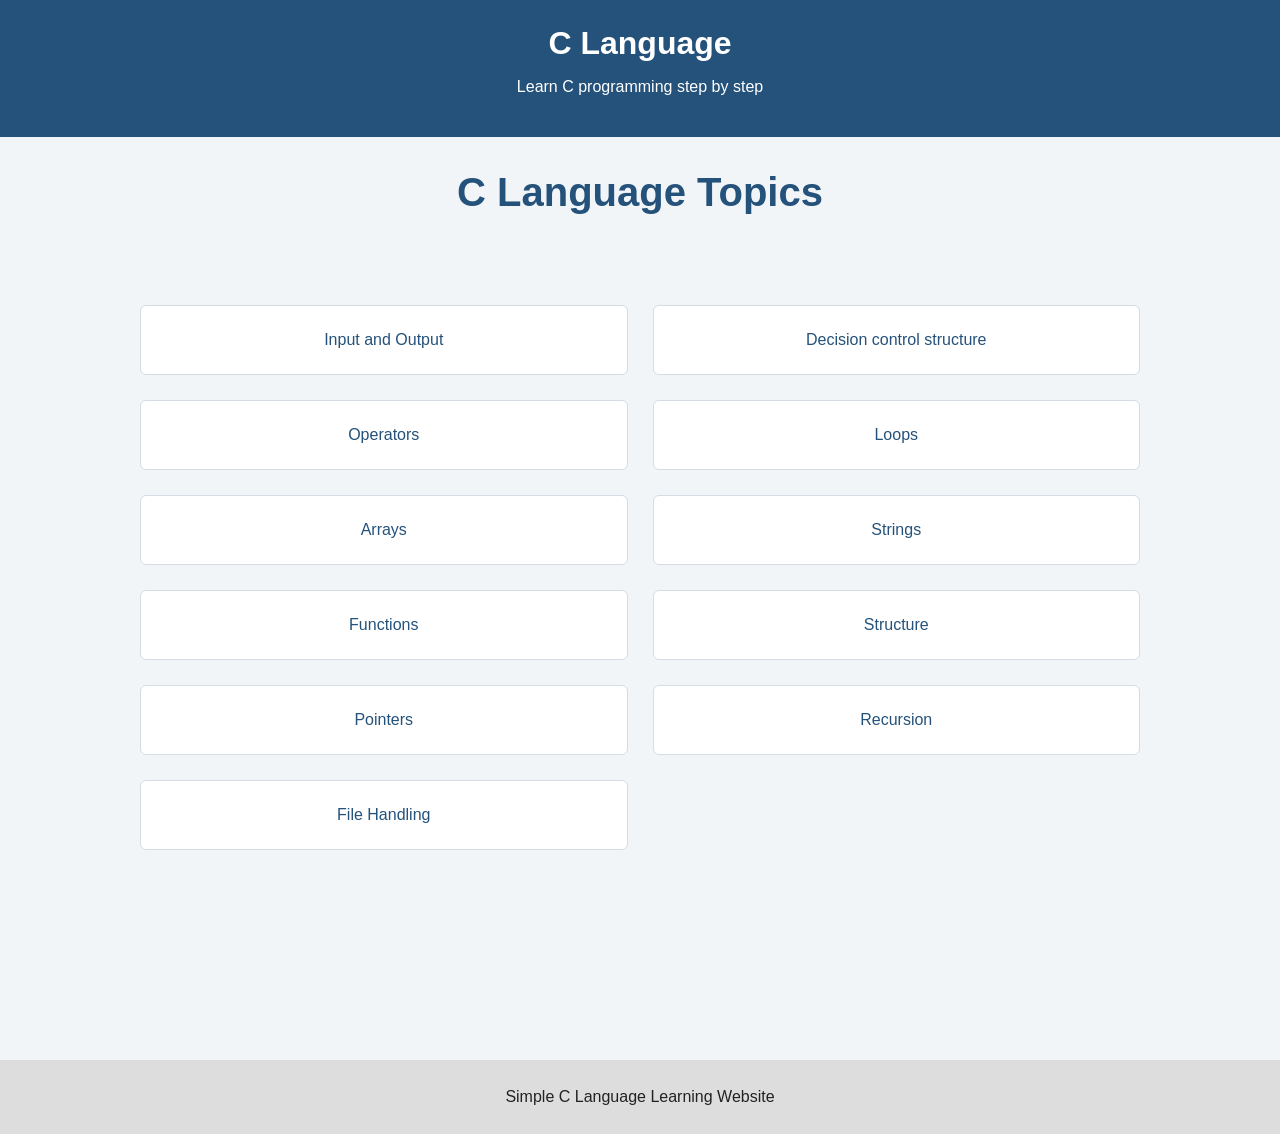
<file: index.html>
<!doctype html>
<html lang="en">
  <head>
    <meta charset="UTF-8" />
    <meta name="viewport" content="width=device-width, initial-scale=1.0" />
    <title>C Language - Home</title>
    <link rel="stylesheet" href="style.css" />
  </head>
  <body>
    <header>
      <h1>C Language</h1>
      <p>Learn C programming step by step</p>
    </header>

    <main>
      <h2 class="c">C Language Topics</h2>
      <div class="grid">
        <a class="topic" href="basics.html">Input and Output</a>
        <a class="topic" href="decision.html">Decision control structure</a>
        <a class="topic" href="operator.html">Operators</a>
        <a class="topic" href="loops.html">Loops</a>
        <a class="topic" href="array.html">Arrays</a>
        <a class="topic" href="string.html">Strings</a>
        <a class="topic" href="function.html">Functions</a>
        <a class="topic" href="structure.html">Structure</a>
        <a class="topic" href="pointer.html">Pointers</a>
        <a class="topic" href="recursion.html">Recursion</a>
        <a class="topic" href="file.html">File Handling</a>
      </div>
    </main>

    <footer>
      <p>Simple C Language Learning Website</p>
    </footer>
  </body>
</html>
</file>
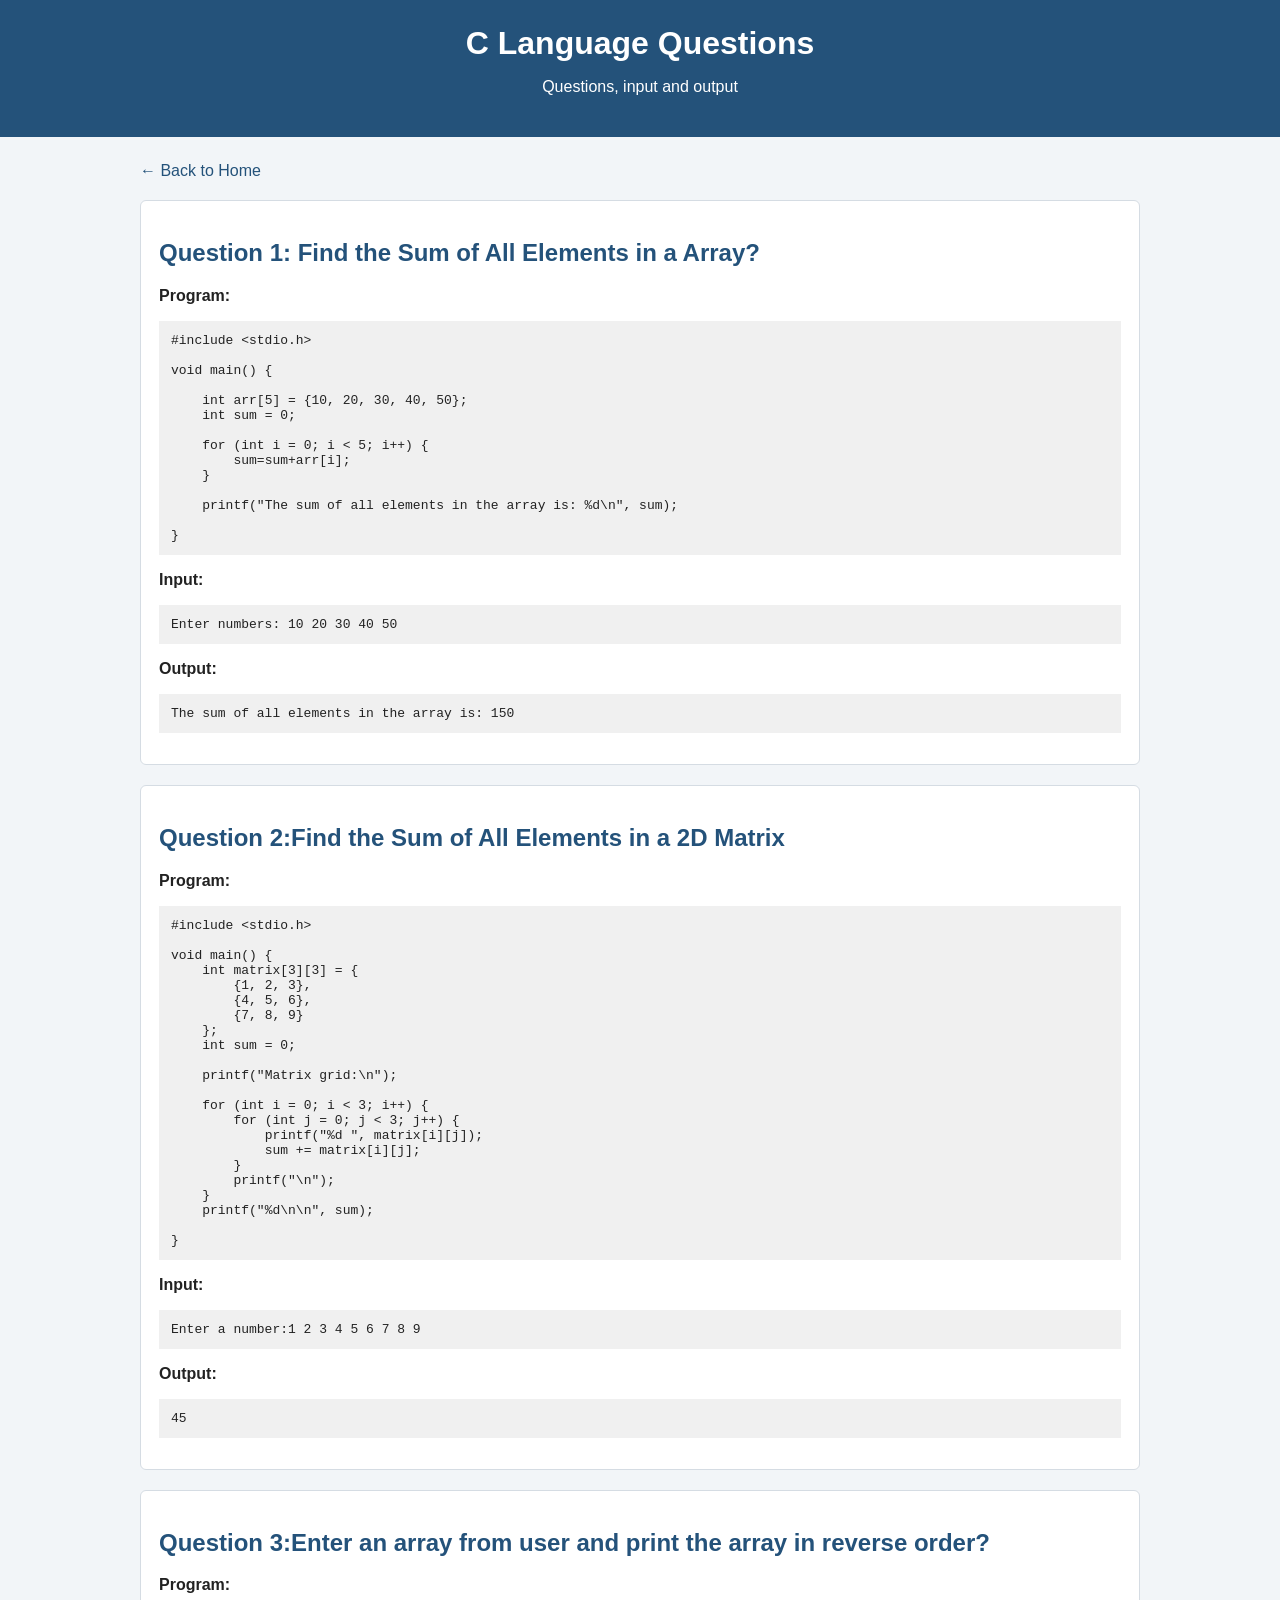
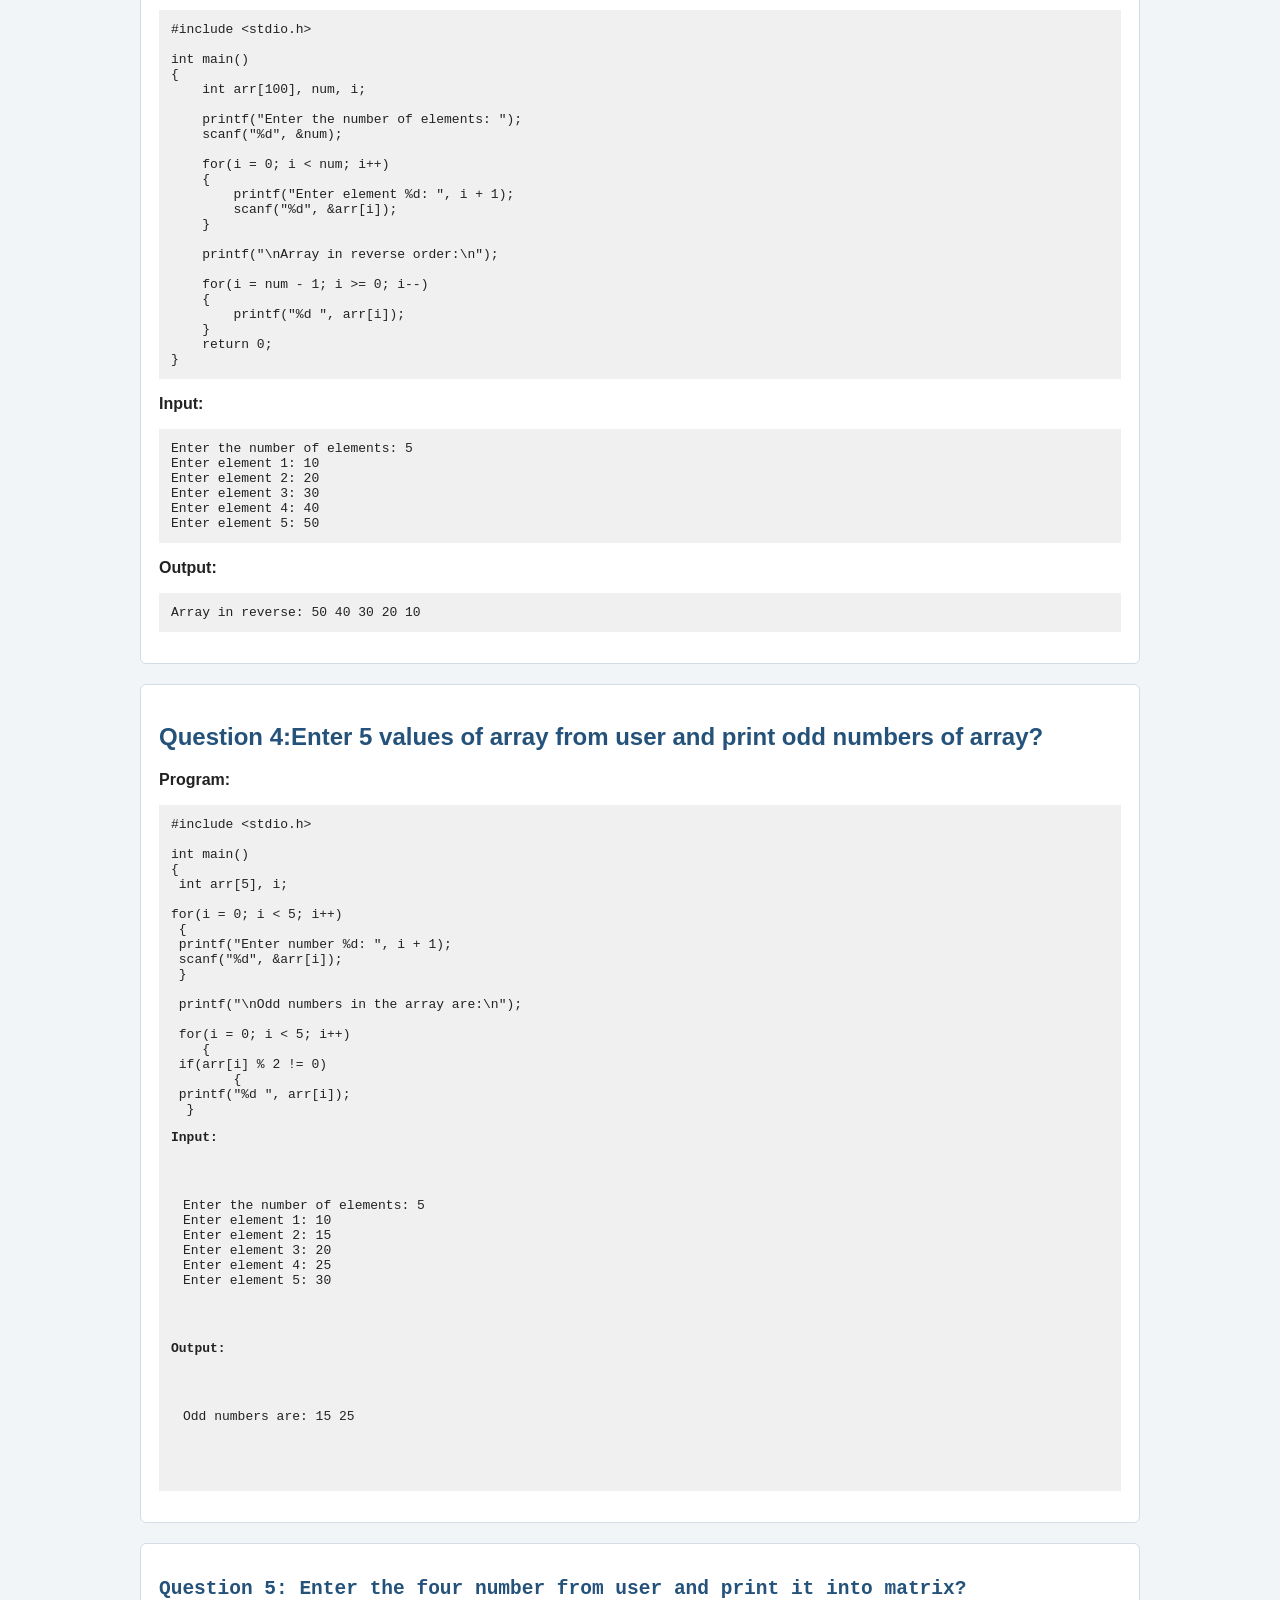
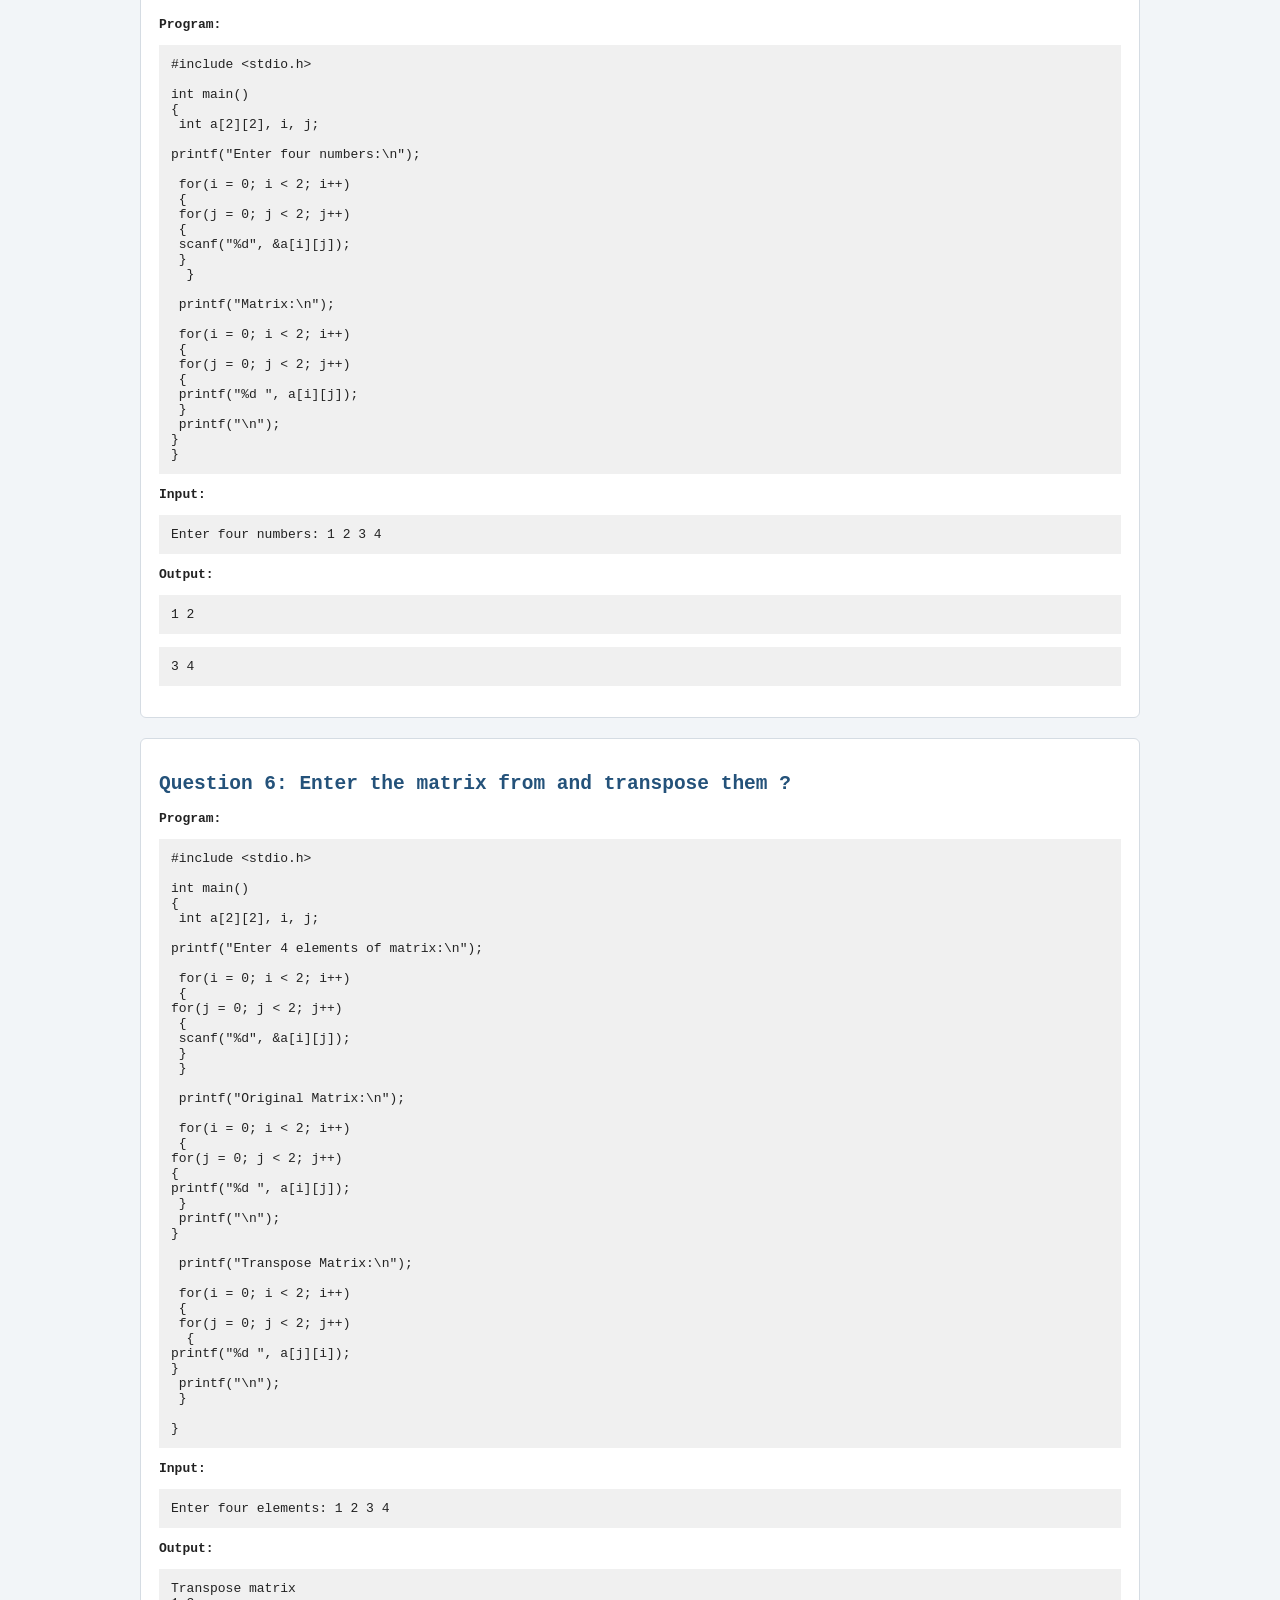
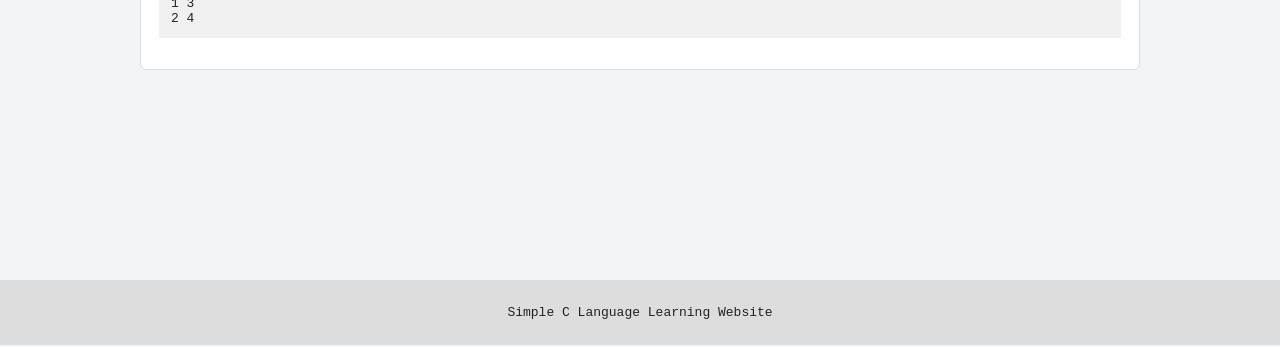
<file: array.html>
<!DOCTYPE html>
<html lang="en">
<head>
  <meta charset="UTF-8">
  <meta name="viewport" content="width=device-width, initial-scale=1.0">
  <title>C Questions</title>
  <link rel="stylesheet" href="style.css">
</head>
<body>
  <header>
    <h1>C Language Questions</h1>
    <p>Questions, input and output</p>
  </header>

  <main>
    <a class="back" href="index.html">← Back to Home</a>

    <section class="question">
      <h2>Question 1: Find the Sum of All Elements in a  Array? </h2>
      <p><b>Program:</b></p>
      <pre><code>#include &lt;stdio.h&gt;

void main() {

    int arr[5] = {10, 20, 30, 40, 50};
    int sum = 0;

    for (int i = 0; i < 5; i++) {
        sum=sum+arr[i];
    }

    printf("The sum of all elements in the array is: %d\n", sum);

}</code></pre>
      <p><b>Input:</b></p>
      <pre>Enter numbers: 10 20 30 40 50</pre>
      <p><b>Output:</b></p>
      <pre>The sum of all elements in the array is: 150</pre>
    </section>

    <section class="question">
      <h2>Question 2:Find the Sum of All Elements in a 2D Matrix </h2>
      <p><b>Program:</b></p>
      <pre><code>#include &lt;stdio.h&gt;

void main() {
    int matrix[3][3] = {
        {1, 2, 3},
        {4, 5, 6},
        {7, 8, 9}
    };
    int sum = 0;

    printf("Matrix grid:\n");

    for (int i = 0; i < 3; i++) {
        for (int j = 0; j < 3; j++) {
            printf("%d ", matrix[i][j]);
            sum += matrix[i][j];
        }
        printf("\n");
    }
    printf("%d\n\n", sum);

}</code></pre>
      <p><b>Input:</b></p>
      <pre>Enter a number:1 2 3 4 5 6 7 8 9 </pre>
      <p><b>Output:</b></p>
      <pre>45</pre>
    </section>
  
 <section class="question">
      <h2>Question 3:Enter an array from user and print the array in reverse order?</h2>
      <p><b>Program:</b></p>
      <pre><code>#include &lt;stdio.h&gt;

int main()
{
    int arr[100], num, i;

    printf("Enter the number of elements: ");
    scanf("%d", &num);

    for(i = 0; i < num; i++)
    {
        printf("Enter element %d: ", i + 1);
        scanf("%d", &arr[i]);
    }

    printf("\nArray in reverse order:\n");

    for(i = num - 1; i >= 0; i--)
    {
        printf("%d ", arr[i]);
    }
    return 0;
}</code></pre>
      <p><b>Input:</b></p>
      <pre>Enter the number of elements: 5
Enter element 1: 10
Enter element 2: 20
Enter element 3: 30
Enter element 4: 40
Enter element 5: 50</pre>
      <p><b>Output:</b></p>
      <pre>Array in reverse: 50 40 30 20 10</pre>
    </section>
<section class="question">
      <h2>Question 4:Enter 5 values of array from user and print odd numbers of array?</h2>
      <p><b>Program:</b></p>
      <pre><code>#include &lt;stdio.h&gt;

int main()
{
 int arr[5], i;

for(i = 0; i < 5; i++)
 {
 printf("Enter number %d: ", i + 1);
 scanf("%d", &arr[i]);
 }

 printf("\nOdd numbers in the array are:\n");

 for(i = 0; i < 5; i++)
    {
 if(arr[i] % 2 != 0)
        {
 printf("%d ", arr[i]);
  }
<p><b>Input:</b></p>
<pre>Enter the number of elements: 5
Enter element 1: 10
Enter element 2: 15
Enter element 3: 20
Enter element 4: 25
Enter element 5: 30</pre>
<p><b>Output:</b></p>
<pre>Odd numbers are: 15 25</pre>
 </section>
 <section class="question">
      <h2>Question 5: Enter the four number from user and print it into matrix? </h2>
      <p><b>Program:</b></p>
      <pre><code>#include &lt;stdio.h&gt;

int main()
{
 int a[2][2], i, j;

printf("Enter four numbers:\n");

 for(i = 0; i < 2; i++)
 {
 for(j = 0; j < 2; j++)
 {
 scanf("%d", &a[i][j]);
 }
  }

 printf("Matrix:\n");

 for(i = 0; i < 2; i++)
 {
 for(j = 0; j < 2; j++)
 {
 printf("%d ", a[i][j]);
 }
 printf("\n");
}
}</code></pre>
      <p><b>Input:</b></p>
      <pre>Enter four numbers: 1 2 3 4</pre>
      <p><b>Output:</b></p>
      <pre>1 2 </pre>
    <pre>3 4</pre> 
    </section>
    <section class="question">
      <h2>Question 6: Enter the matrix from and transpose them ?</h2>
      <p><b>Program:</b></p>
      <pre><code>#include &lt;stdio.h&gt;

int main()
{
 int a[2][2], i, j;

printf("Enter 4 elements of matrix:\n");

 for(i = 0; i < 2; i++)
 {
for(j = 0; j < 2; j++)
 {
 scanf("%d", &a[i][j]);
 }
 }

 printf("Original Matrix:\n");

 for(i = 0; i < 2; i++)
 {
for(j = 0; j < 2; j++)
{
printf("%d ", a[i][j]);
 }
 printf("\n");
}

 printf("Transpose Matrix:\n");

 for(i = 0; i < 2; i++)
 {
 for(j = 0; j < 2; j++)
  {
printf("%d ", a[j][i]);
}
 printf("\n");
 }

}</code></pre>
      <p><b>Input:</b></p>
      <pre>Enter four elements: 1 2 3 4</pre>
      <p><b>Output:</b></p>
      <pre>Transpose matrix
1 3
2 4 </pre> 
    </section>
 </main>
<footer>
    <p>Simple C Language Learning Website</p>
  </footer>
  </body>
</html>
</file>
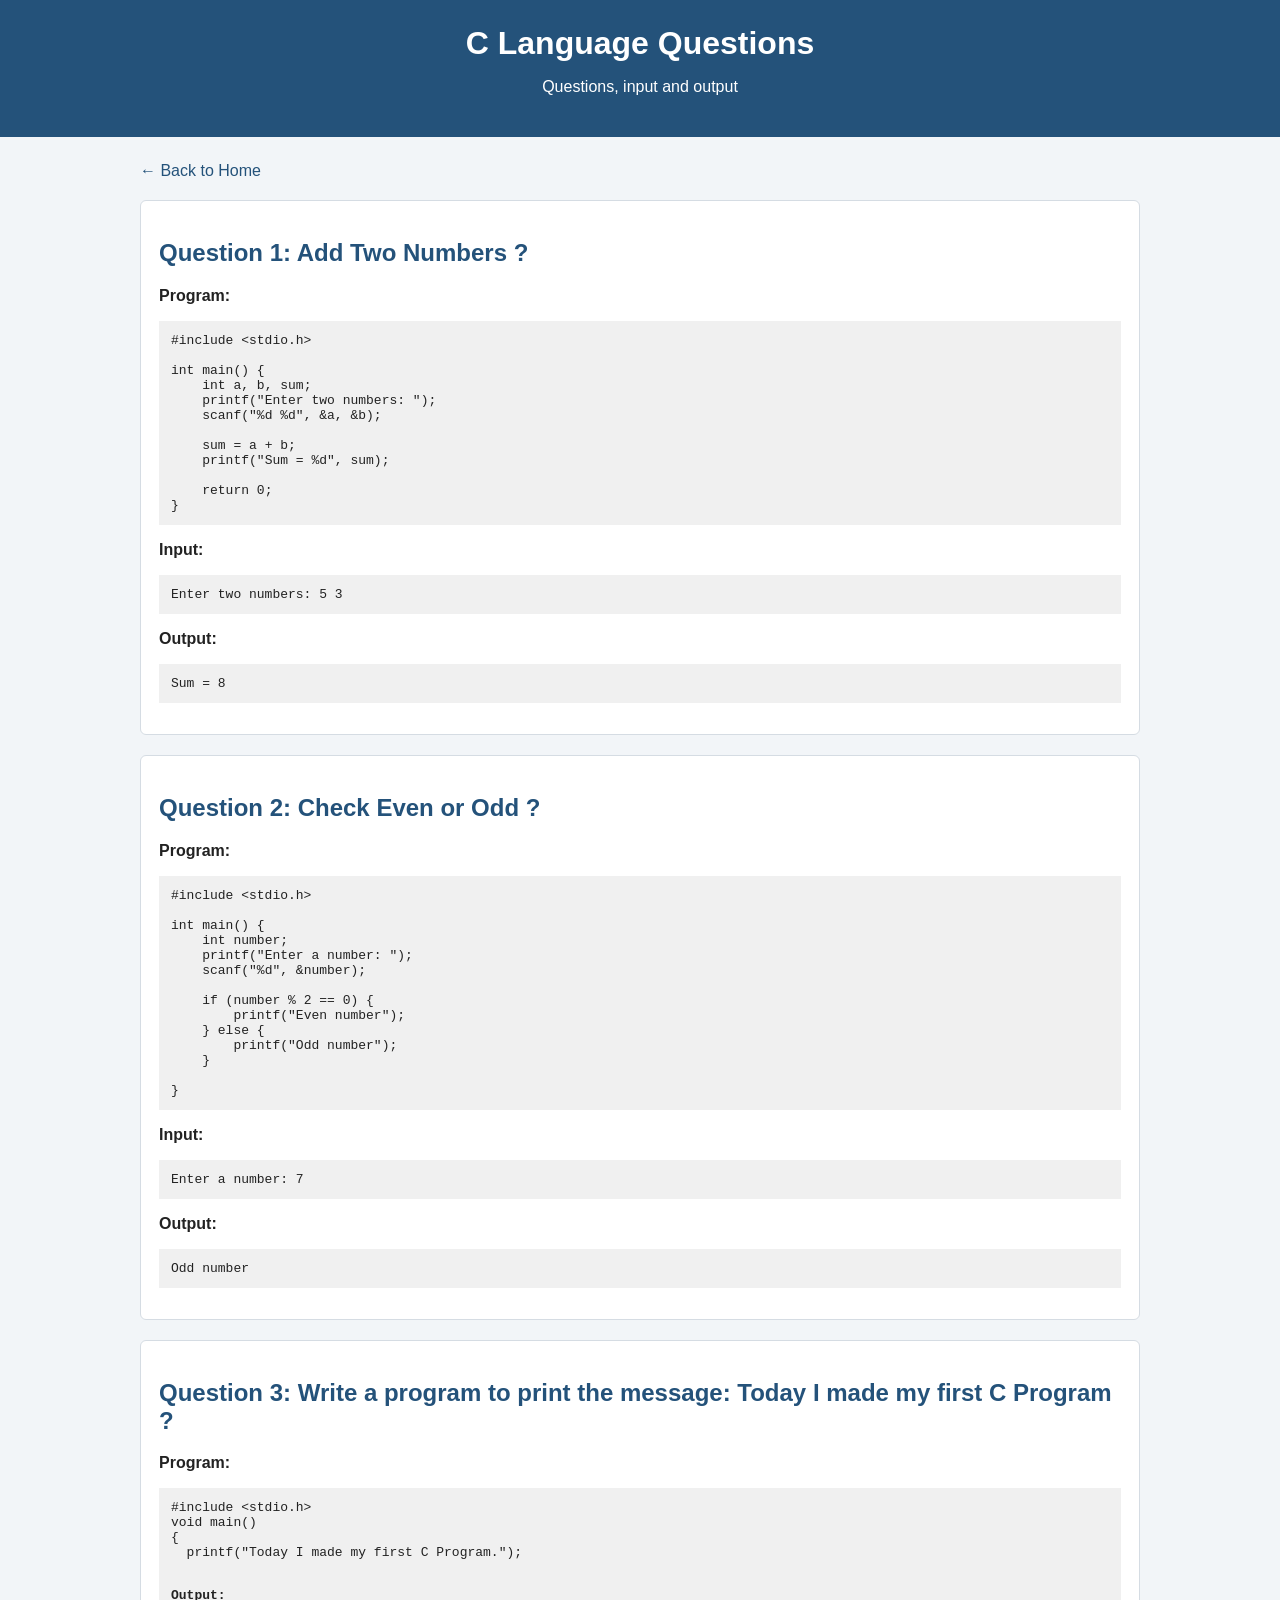
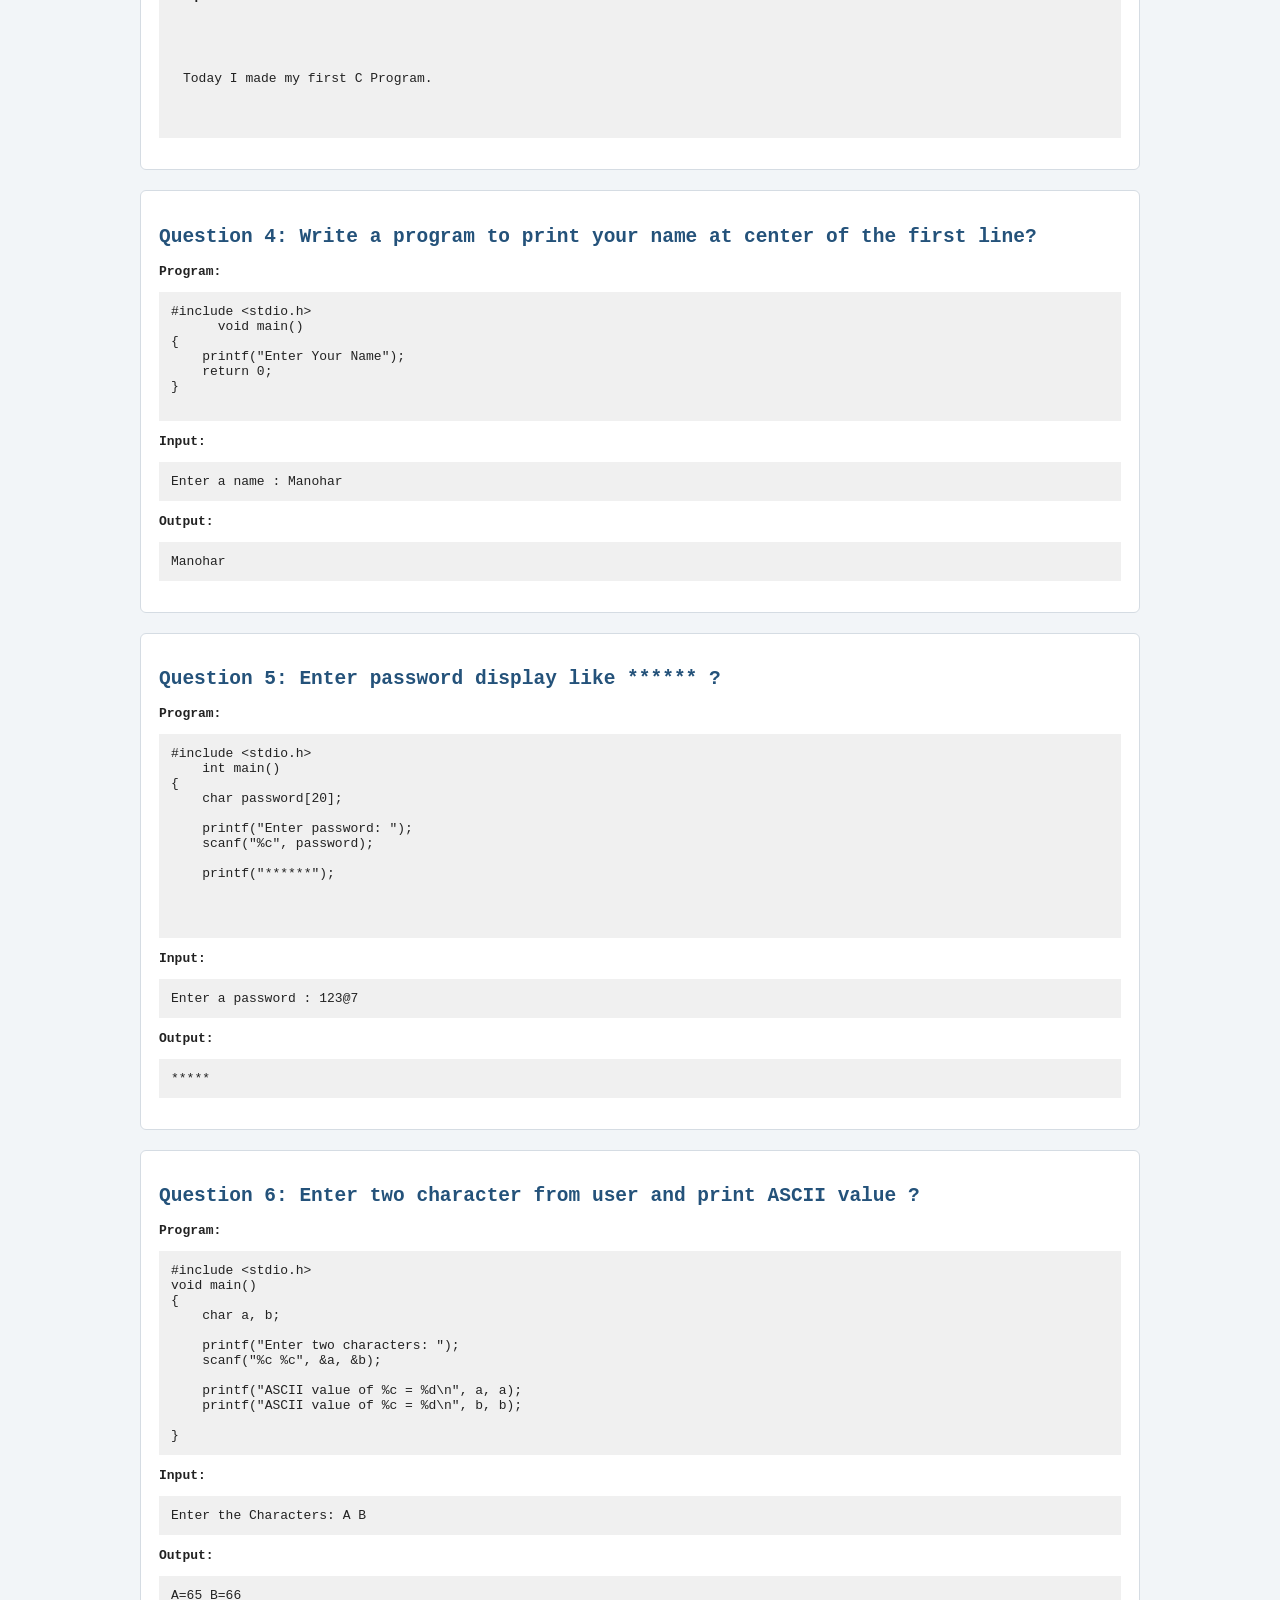
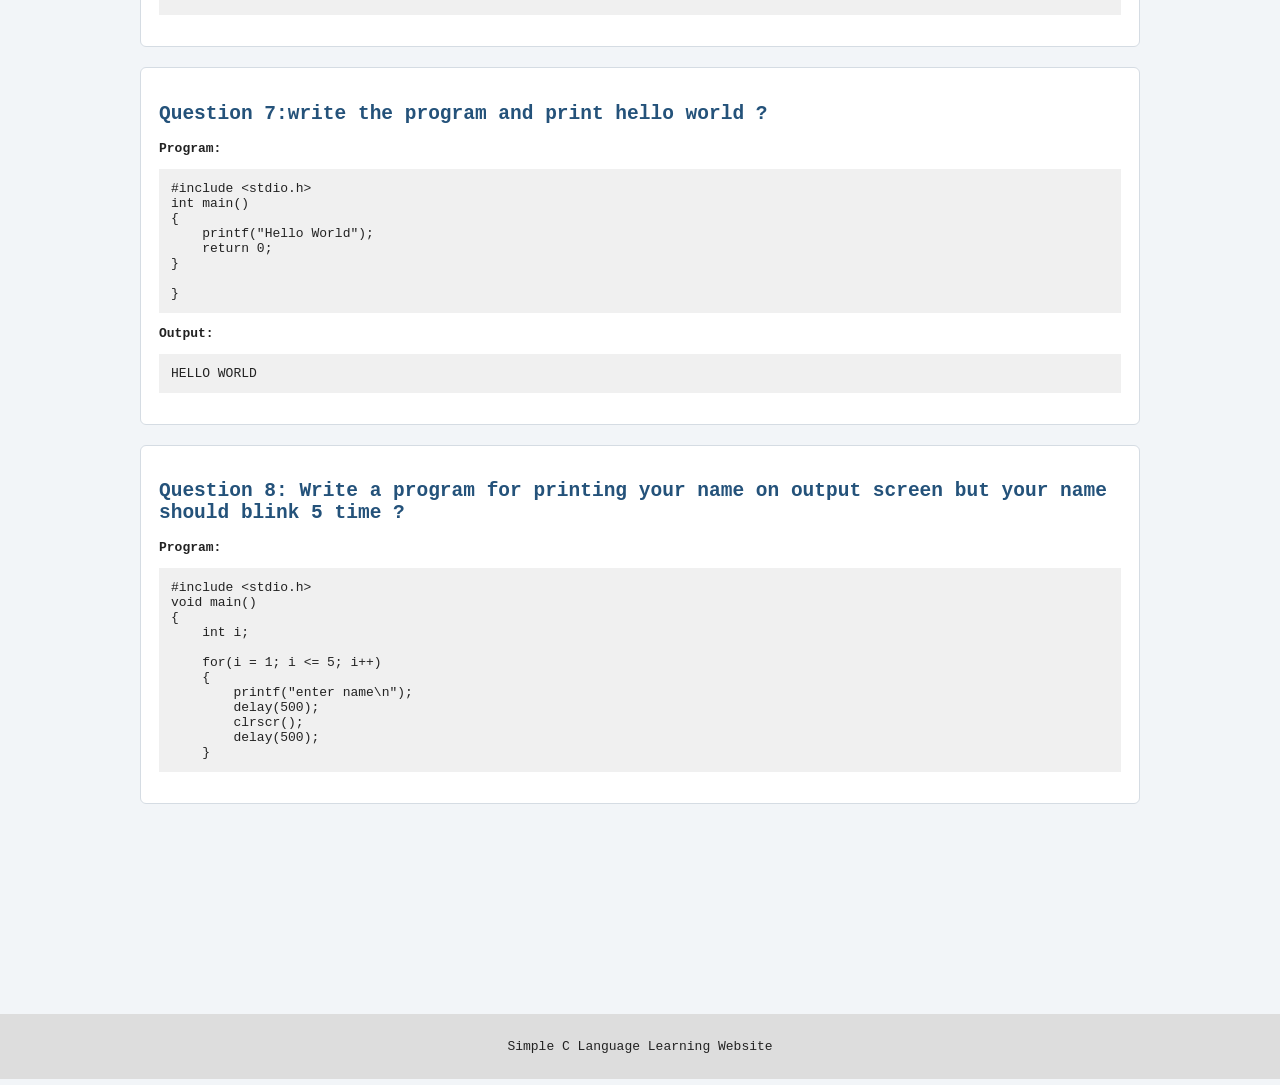
<file: basics.html>
<!DOCTYPE html>
<html lang="en">
<head>
  <meta charset="UTF-8">
  <meta name="viewport" content="width=device-width, initial-scale=1.0">
  <title>C Questions</title>
  <link rel="stylesheet" href="style.css">
</head>
<body>
  <header>
    <h1>C Language Questions</h1>
    <p>Questions, input and output</p>
  </header>

  <main>
    <a class="back" href="index.html">← Back to Home</a>

    <section class="question">
      <h2>Question 1: Add Two Numbers ?</h2>
      <p><b>Program:</b></p>
      <pre><code>#include &lt;stdio.h&gt;

int main() {
    int a, b, sum;
    printf("Enter two numbers: ");
    scanf("%d %d", &amp;a, &amp;b);

    sum = a + b;
    printf("Sum = %d", sum);

    return 0;
}</code></pre>
      <p><b>Input:</b></p>
      <pre>Enter two numbers: 5 3</pre>
      <p><b>Output:</b></p>
      <pre>Sum = 8</pre>
    </section>

    <section class="question">
      <h2>Question 2: Check Even or Odd ?</h2>
      <p><b>Program:</b></p>
      <pre><code>#include &lt;stdio.h&gt;

int main() {
    int number;
    printf("Enter a number: ");
    scanf("%d", &amp;number);

    if (number % 2 == 0) {
        printf("Even number");
    } else {
        printf("Odd number");
    }

}</code></pre>
      <p><b>Input:</b></p>
      <pre>Enter a number: 7</pre>
      <p><b>Output:</b></p>
      <pre>Odd number</pre>
    </section>
    <section class="question">
      <h2>Question 3: Write a program to print the message:
Today I made my first C Program ?</h2>
      <p><b>Program:</b></p>
      <pre><code>#include &lt;stdio.h&gt;
void main()
{
  printf("Today I made my first C Program.");
  <p><b>Output:</b></p>
  <pre>Today I made my first C Program.</pre>
</section>
<section class="question">
      <h2>Question 4: Write a program to print your name at center of the first line?</h2>
      <p><b>Program:</b></p>
      <pre><code>#include &lt;stdio.h&gt;
      void main()
{
    printf("Enter Your Name");
    return 0;
}
        </code></pre>
      <p><b>Input:</b></p>
      <pre>Enter a name : Manohar</pre>
      <p><b>Output:</b></p>
      <pre>Manohar</pre>
    </section>
<section class="question">
      <h2>Question 5: Enter password display like ****** ?</h2>
      <p><b>Program:</b></p>
      <pre><code>#include &lt;stdio.h&gt;
    int main()
{
    char password[20];

    printf("Enter password: ");
    scanf("%c", password);

    printf("******");

    
        </code></pre>
      <p><b>Input:</b></p>
      <pre>Enter a password : 123@7</pre>
      <p><b>Output:</b></p>
      <pre>*****</pre>
    </section>
    <section class="question">
      <h2>Question 6: Enter two character from user and print ASCII value ? </h2>
      <p><b>Program:</b></p>
      <pre><code>#include &lt;stdio.h&gt;
void main()
{
    char a, b;

    printf("Enter two characters: ");
    scanf("%c %c", &a, &b);

    printf("ASCII value of %c = %d\n", a, a);
    printf("ASCII value of %c = %d\n", b, b);

}
</code></pre>
      <p><b>Input:</b></p>
      <pre>Enter the Characters: A B </pre>
      <p><b>Output:</b></p>
      <pre>A=65 B=66</pre>
    </section>
     <section class="question">
      <h2>Question 7:write the program and print hello world ?</h2>
      <p><b>Program:</b></p>
      <pre><code>#include &lt;stdio.h&gt;
int main()
{
    printf("Hello World");
    return 0;
}

}</code></pre>
      <p><b>Output:</b></p>
      <pre>HELLO WORLD</pre>
    </section>
    <section class="question">
      <h2>Question 8: Write a program for printing your name on output screen but your name should blink 5 time ? </h2>
      <p><b>Program:</b></p>
      <pre><code>#include &lt;stdio.h&gt;
void main()
{
    int i;

    for(i = 1; i <= 5; i++)
    {
        printf("enter name\n");
        delay(500);
        clrscr();
        delay(500);
    }
</code></pre>
    </section>
  </main>
  <footer>
    <p>Simple C Language Learning Website</p>
  </footer>
</body>
</html>
</file>
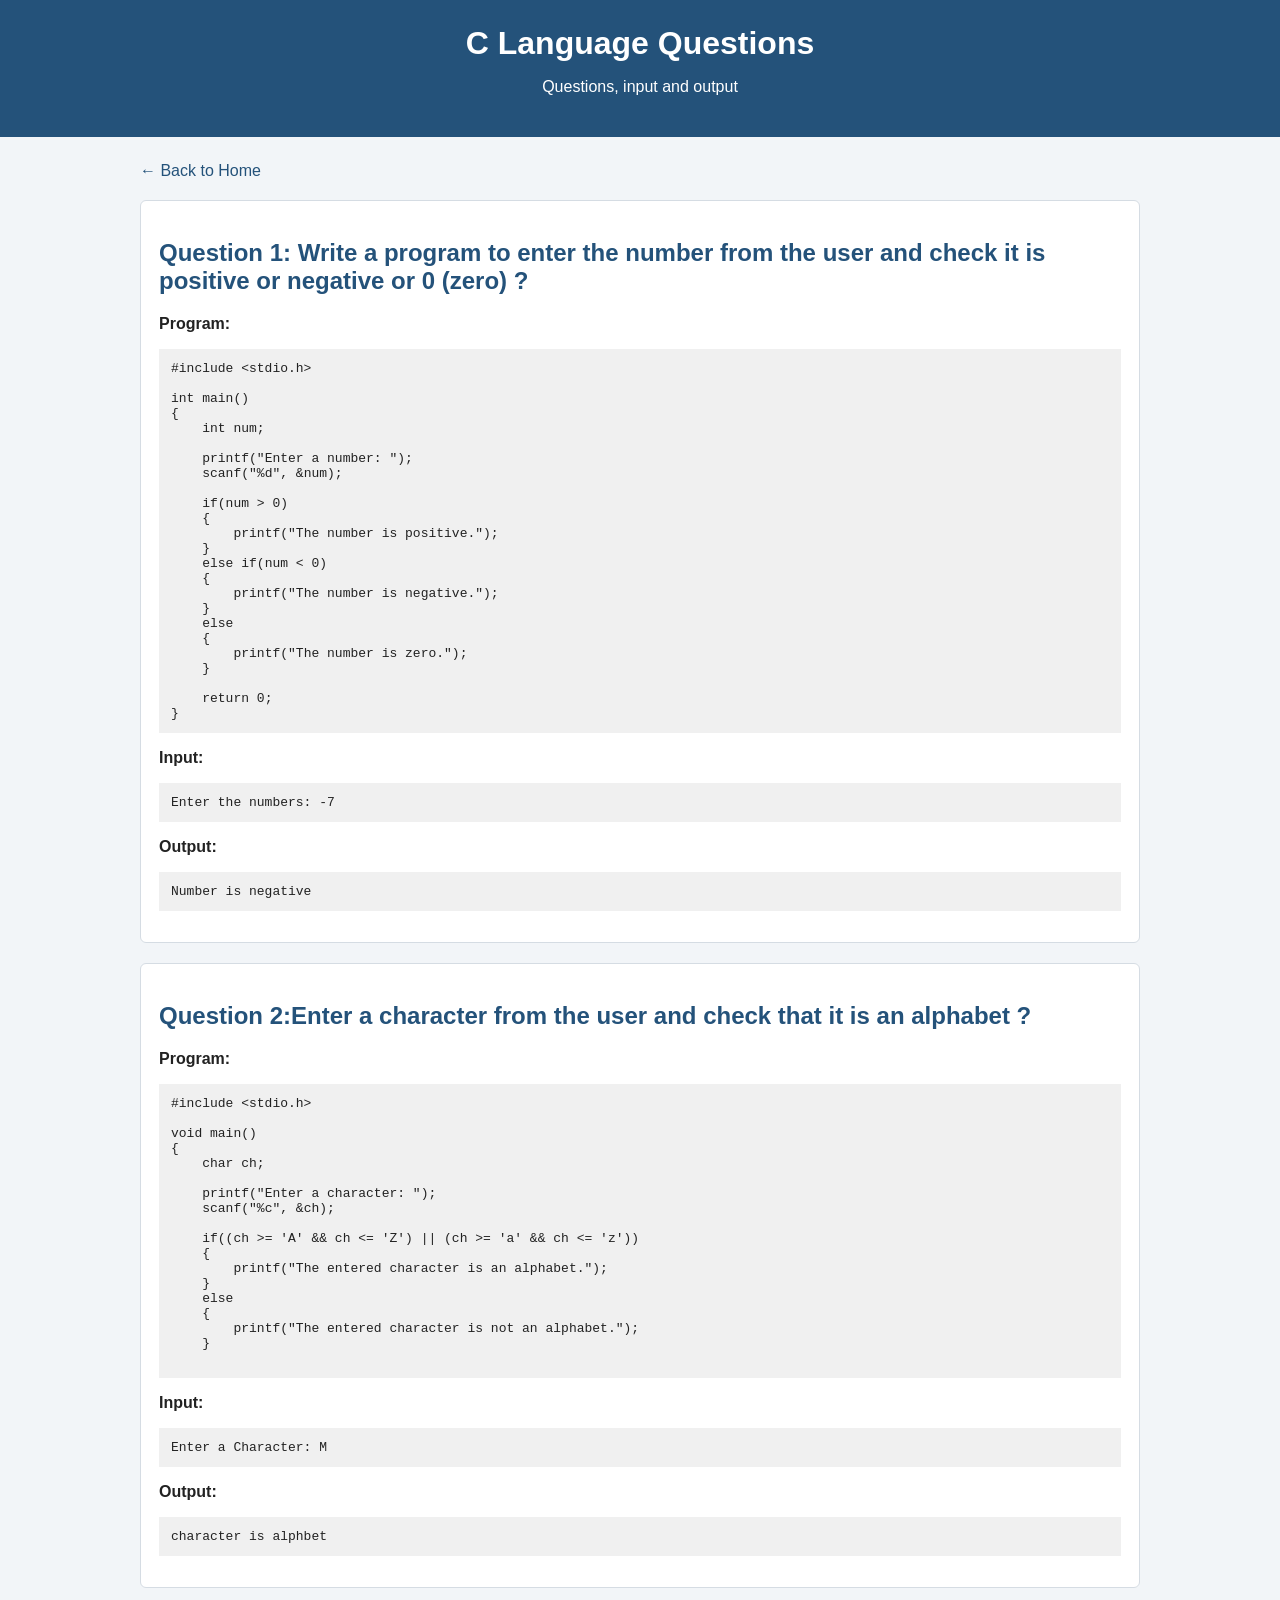
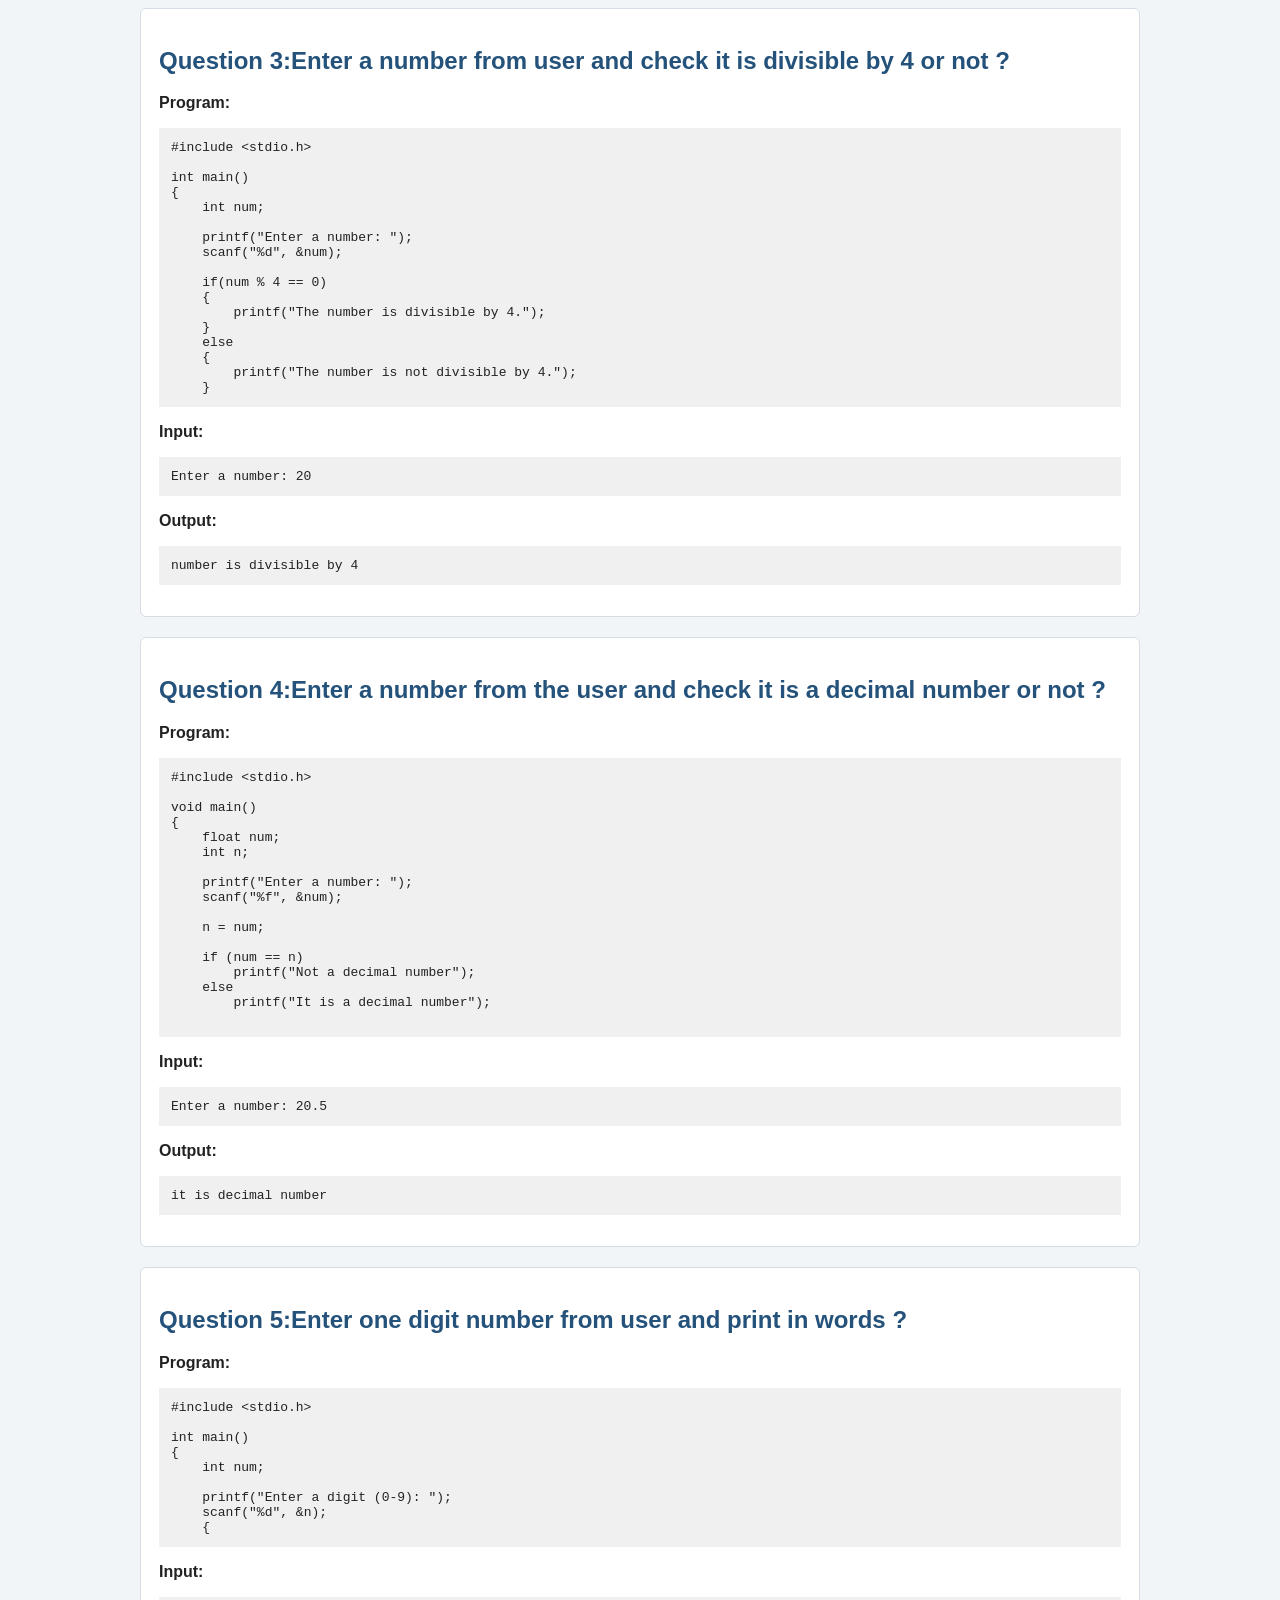
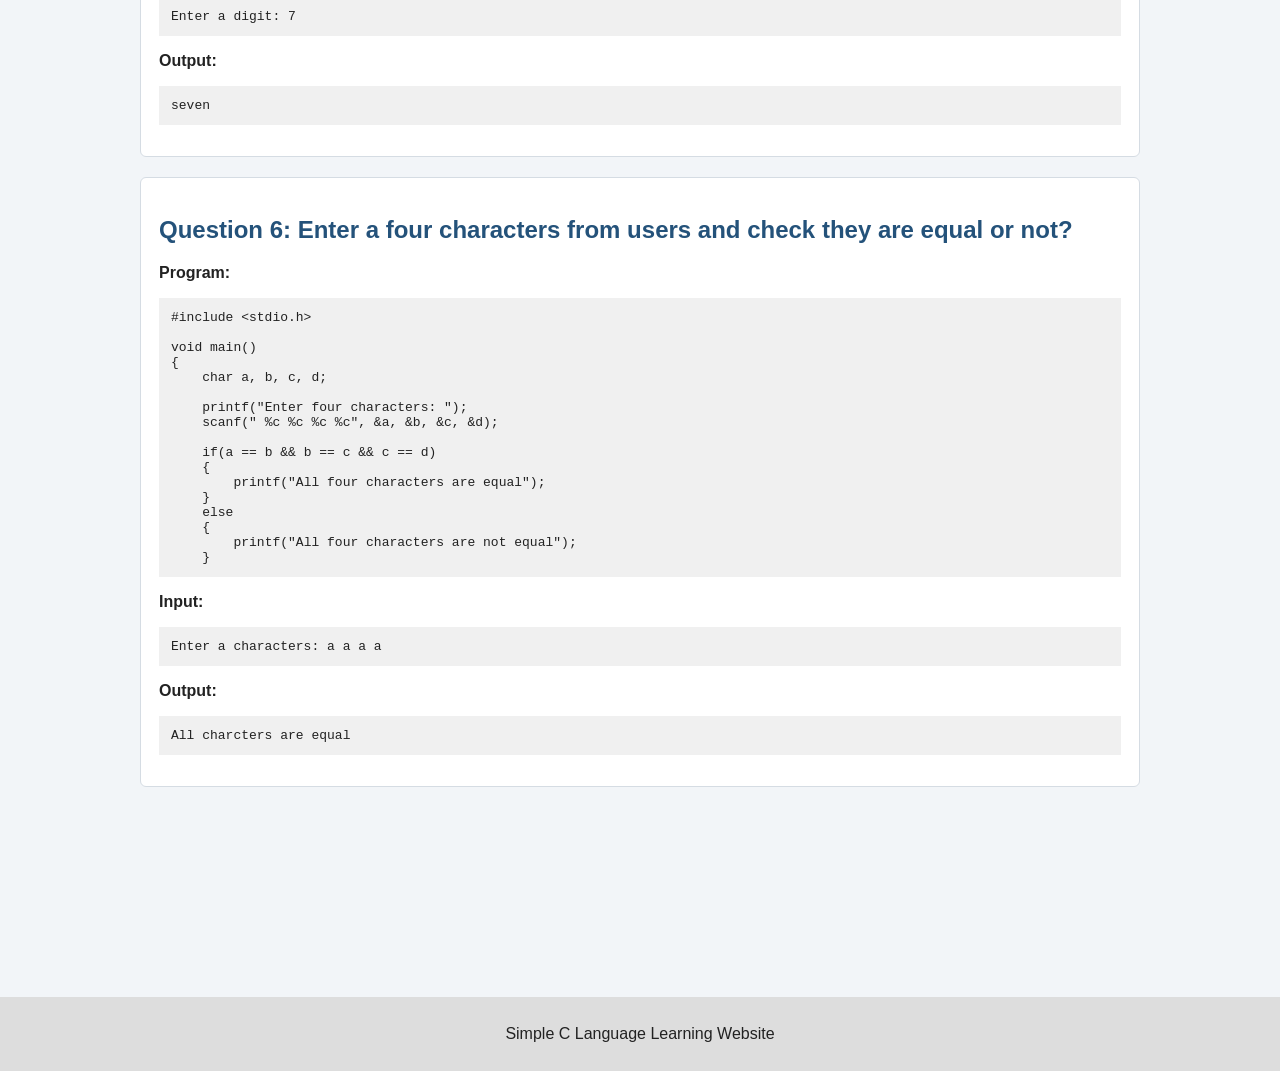
<file: decision.html>
<!DOCTYPE html>
<html lang="en">

<head>
  <meta charset="UTF-8">
  <meta name="viewport" content="width=device-width, initial-scale=1.0">
  <title>C Questions</title>
  <link rel="stylesheet" href="style.css">
</head>

<body>
  <header>
    <h1>C Language Questions</h1>
    <p>Questions, input and output</p>
  </header>

  <main>
    <a class="back" href="index.html">← Back to Home</a>

    <section class="question">
      <h2>Question 1: Write a program to enter the number from the user and check it is positive or negative or 0 (zero) ? </h2>
      <p><b>Program:</b></p>
      <pre><code>#include &lt;stdio.h&gt;

int main()
{
    int num;

    printf("Enter a number: ");
    scanf("%d", &num);

    if(num > 0)
    {
        printf("The number is positive.");
    }
    else if(num < 0)
    {
        printf("The number is negative.");
    }
    else
    {
        printf("The number is zero.");
    }

    return 0;
}</code></pre>
      <p><b>Input:</b></p>
      <pre>Enter the numbers: -7 </pre>
      <p><b>Output:</b></p>
      <pre>Number is negative</pre>
    </section>

    <section class="question">
      <h2>Question 2:Enter a character from the user and check that it is an alphabet ? </h2>
      <p><b>Program:</b></p>
      <pre><code>#include &lt;stdio.h&gt;

void main()
{
    char ch;

    printf("Enter a character: ");
    scanf("%c", &ch);

    if((ch >= 'A' && ch <= 'Z') || (ch >= 'a' && ch <= 'z'))
    {
        printf("The entered character is an alphabet.");
    }
    else
    {
        printf("The entered character is not an alphabet.");
    }

</code></pre>
      <p><b>Input:</b></p>
      <pre>Enter a Character: M </pre>
      <p><b>Output:</b></p>
      <pre>character is alphbet</pre>
</section>
 <section class="question">
      <h2>Question 3:Enter a number from user and check it is divisible by 4 or not ? </h2>
      <p><b>Program:</b></p>
      <pre><code>#include &lt;stdio.h&gt;

int main()
{
    int num;

    printf("Enter a number: ");
    scanf("%d", &num);

    if(num % 4 == 0)
    {
        printf("The number is divisible by 4.");
    }
    else
    {
        printf("The number is not divisible by 4.");
    }
</code></pre>
      <p><b>Input:</b></p>
      <pre>Enter a number: 20  </pre>
      <p><b>Output:</b></p>
      <pre>number is divisible by 4</pre>
    </section>
    <section class="question">
      <h2>Question 4:Enter a number from the user and check it is a decimal number or not ? </h2>
      <p><b>Program:</b></p>
      <pre><code>#include &lt;stdio.h&gt;

void main()
{
    float num;
    int n;

    printf("Enter a number: ");
    scanf("%f", &num);

    n = num;

    if (num == n)
        printf("Not a decimal number");
    else
        printf("It is a decimal number");

</code></pre>
      <p><b>Input:</b></p>
      <pre>Enter a number: 20.5  </pre>
      <p><b>Output:</b></p>
      <pre>it is decimal number</pre>
    </section>
    
    <section class="question">
      <h2>Question 5:Enter one digit number from user and print in words ?</h2>
      <p><b>Program:</b></p>
      <pre><code>#include &lt;stdio.h&gt;

int main()
{
    int num;

    printf("Enter a digit (0-9): ");
    scanf("%d", &n);
    {
</code></pre>
      <p><b>Input:</b></p>
      <pre>Enter a digit: 7 </pre>
      <p><b>Output:</b></p>
      <pre>seven</pre>
    </section>
    <section class="question">
      <h2>Question 6: Enter a four characters from users and check they are equal or not?</h2>
      <p><b>Program:</b></p>
      <pre><code>#include &lt;stdio.h&gt;

void main()
{
    char a, b, c, d;

    printf("Enter four characters: ");
    scanf(" %c %c %c %c", &a, &b, &c, &d);

    if(a == b && b == c && c == d)
    {
        printf("All four characters are equal");
    }
    else
    {
        printf("All four characters are not equal");
    }
</code></pre>
      <p><b>Input:</b></p>
      <pre>Enter a characters: a a a a </pre>
      <p><b>Output:</b></p>
      <pre>All charcters are equal</pre>
    </section>
  </main>
  <footer>
    <p>Simple C Language Learning Website</p>
  </footer>
</body>

</html>
</file>
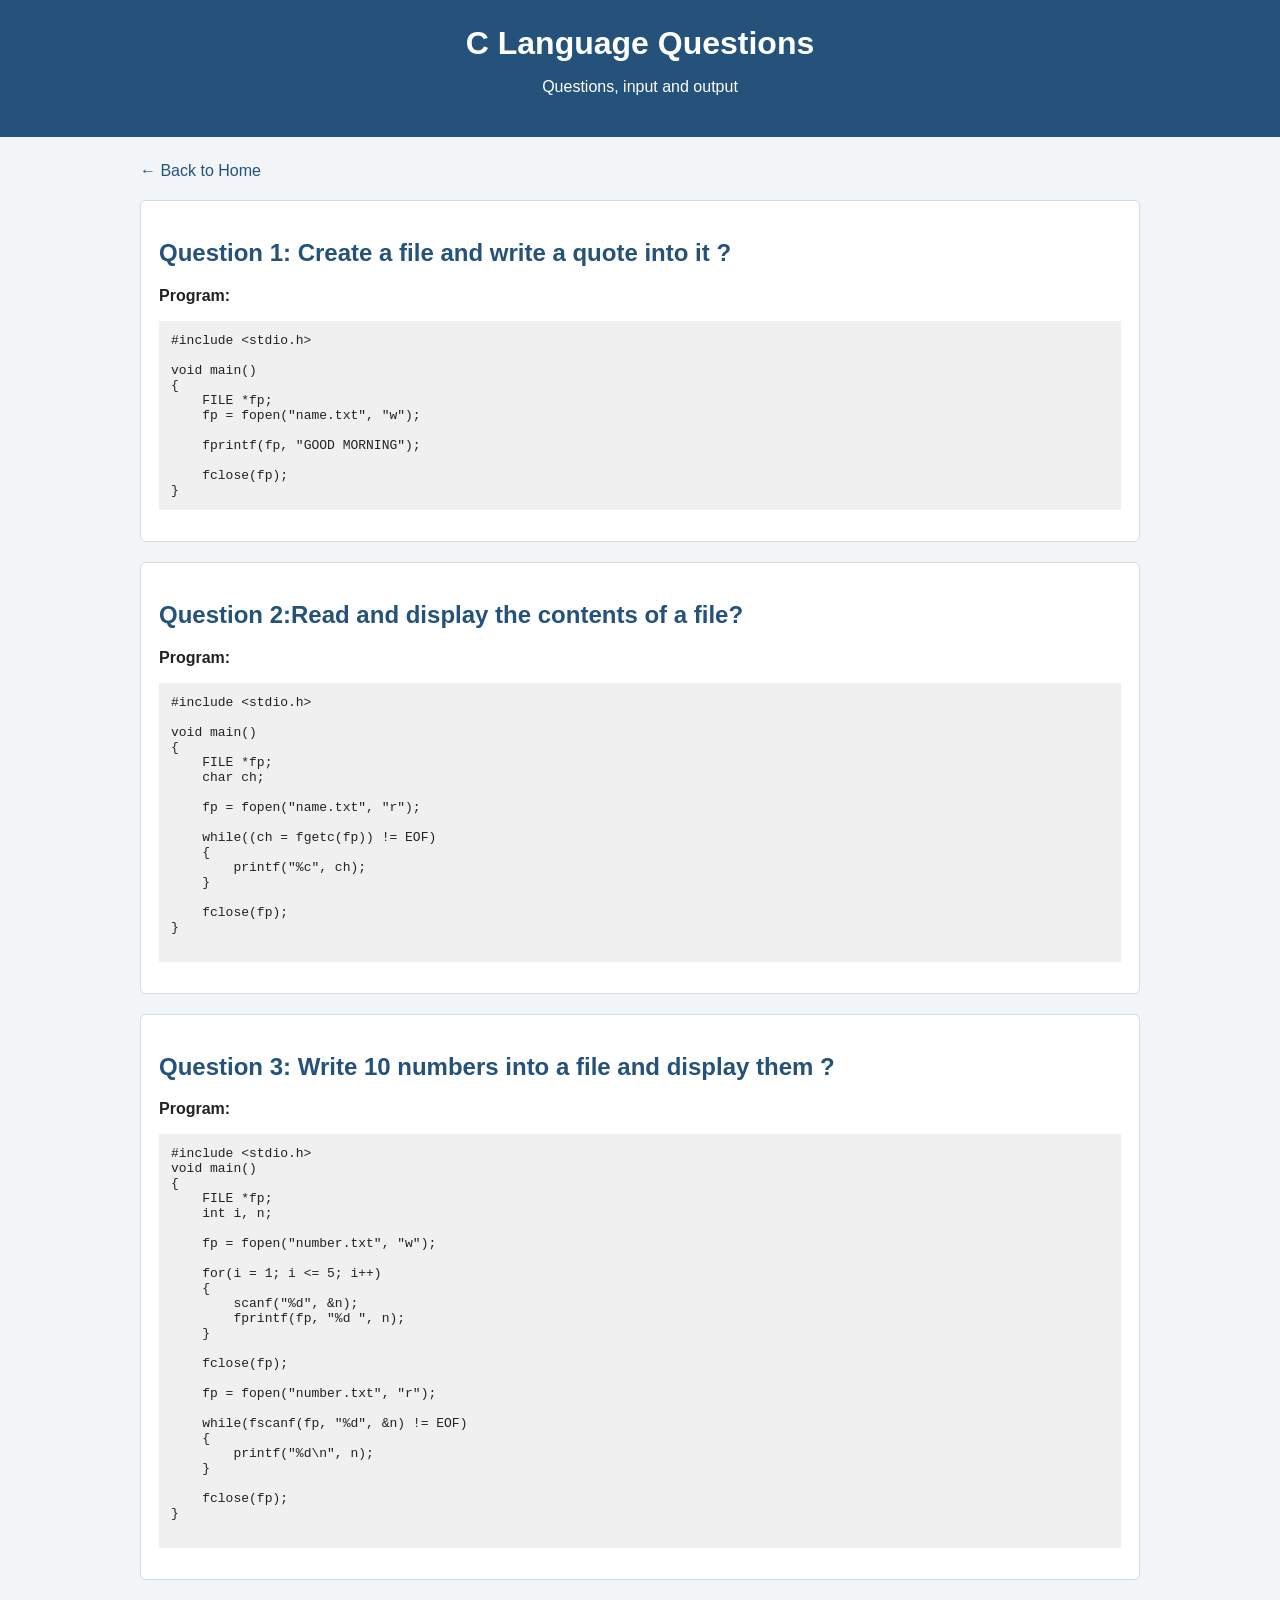
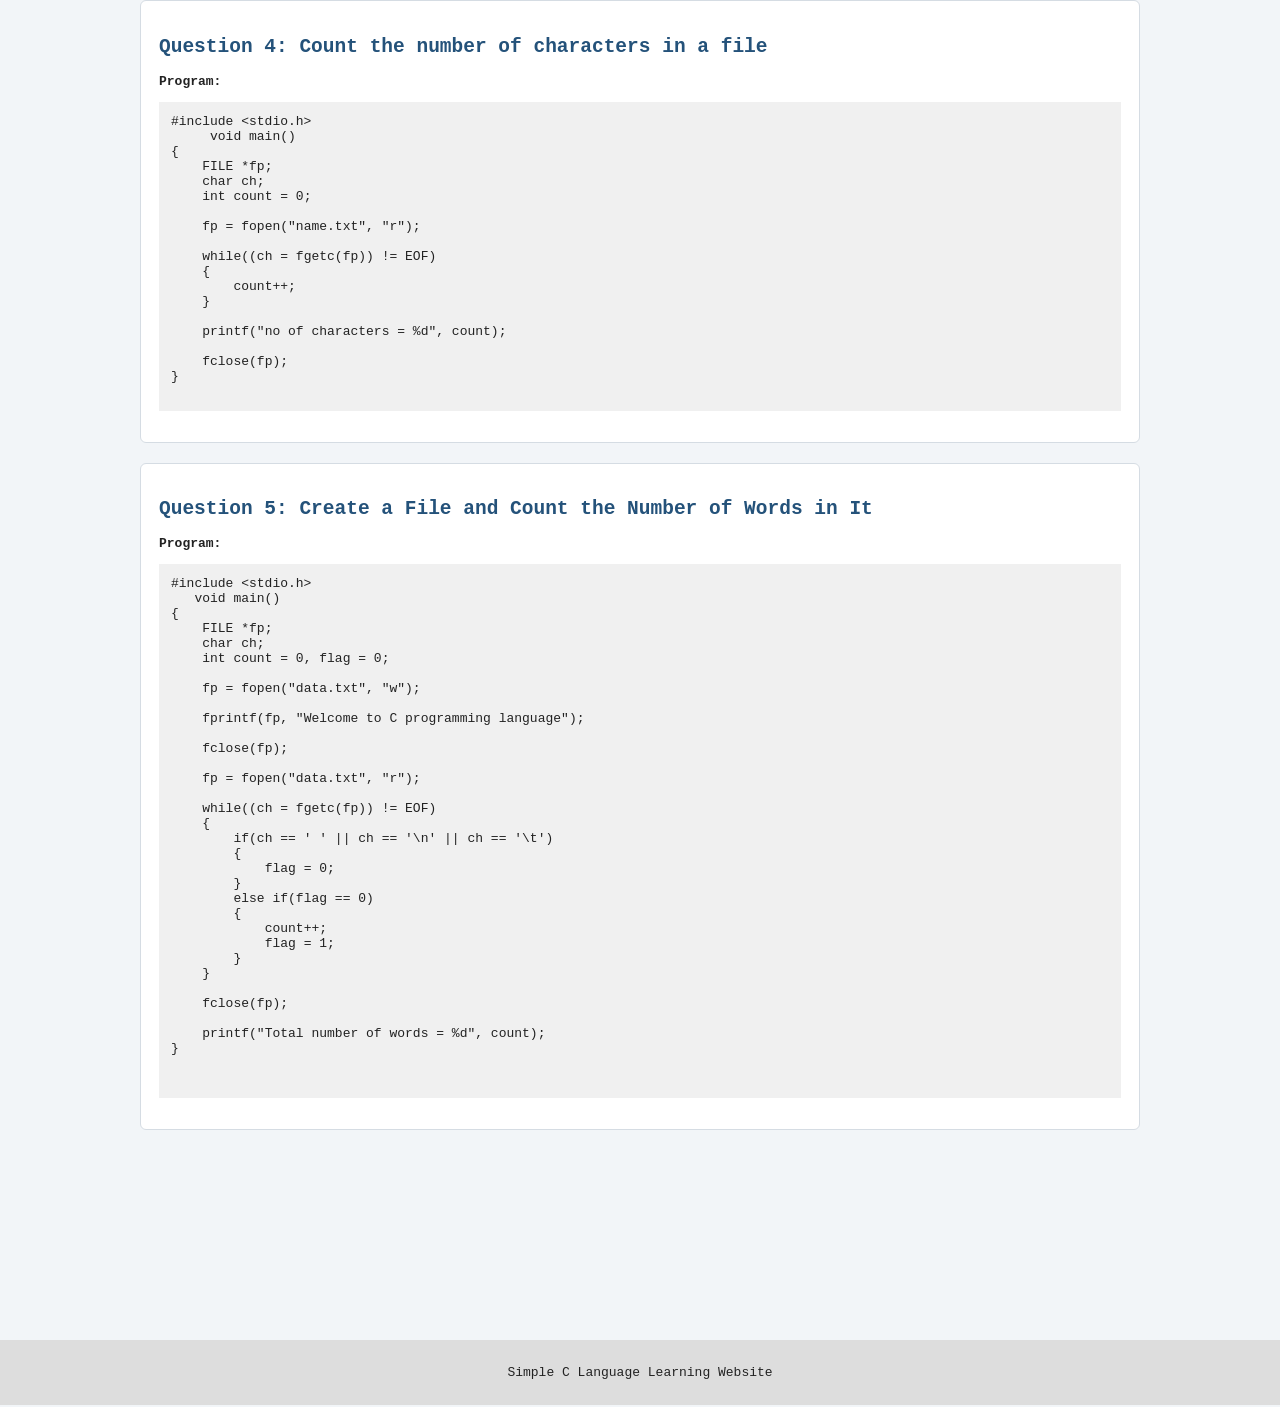
<file: file.html>
<!DOCTYPE html>
<html lang="en">
<head>
  <meta charset="UTF-8">
  <meta name="viewport" content="width=device-width, initial-scale=1.0">
  <title>C Questions</title>
  <link rel="stylesheet" href="style.css">
</head>
<body>
  <header>
    <h1>C Language Questions</h1>
    <p>Questions, input and output</p>
  </header>

  <main>
    <a class="back" href="index.html">← Back to Home</a>

    <section class="question">
      <h2>Question 1: Create a file and write a quote into it ?</h2>
      <p><b>Program:</b></p>
      <pre><code>#include &lt;stdio.h&gt;

void main()
{
    FILE *fp;
    fp = fopen("name.txt", "w");

    fprintf(fp, "GOOD MORNING");

    fclose(fp);
}
</code></pre>
       </section>

    <section class="question">
      <h2>Question 2:Read and display the contents of a file?</h2>
      <p><b>Program:</b></p>
      <pre><code>#include &lt;stdio.h&gt;

void main()
{
    FILE *fp;
    char ch;

    fp = fopen("name.txt", "r");

    while((ch = fgetc(fp)) != EOF)
    {
        printf("%c", ch);
    }

    fclose(fp);
}

</code></pre>
    </section>
    <section class="question">
      <h2>Question 3: Write 10 numbers into a file and display them ?</h2>
      <p><b>Program:</b></p>
      <pre><code>#include &lt;stdio.h&gt;
void main()
{
    FILE *fp;
    int i, n;

    fp = fopen("number.txt", "w");

    for(i = 1; i <= 5; i++)
    {
        scanf("%d", &n);
        fprintf(fp, "%d ", n);
    }

    fclose(fp);

    fp = fopen("number.txt", "r");

    while(fscanf(fp, "%d", &n) != EOF)
    {
        printf("%d\n", n);
    }

    fclose(fp);
}
  
</section>
<section class="question">
      <h2>Question 4: Count the number of characters in a file</h2>
      <p><b>Program:</b></p>
      <pre><code>#include &lt;stdio.h&gt;
     void main()
{
    FILE *fp;
    char ch;
    int count = 0;

    fp = fopen("name.txt", "r");

    while((ch = fgetc(fp)) != EOF)
    {
        count++;
    }

    printf("no of characters = %d", count);

    fclose(fp);
}
        </code></pre>
    </section>
<section class="question">
      <h2>Question 5: Create a File and Count the Number of Words in It</h2>
      <p><b>Program:</b></p>
      <pre><code>#include &lt;stdio.h&gt;
   void main()
{
    FILE *fp;
    char ch;
    int count = 0, flag = 0;

    fp = fopen("data.txt", "w");

    fprintf(fp, "Welcome to C programming language");

    fclose(fp);

    fp = fopen("data.txt", "r");

    while((ch = fgetc(fp)) != EOF)
    {
        if(ch == ' ' || ch == '\n' || ch == '\t')
        {
            flag = 0;
        }
        else if(flag == 0)
        {
            count++;
            flag = 1;
        }
    }

    fclose(fp);

    printf("Total number of words = %d", count);
}
    
        </code></pre>
    </section>
  </main>
  <footer>
    <p>Simple C Language Learning Website</p>
  </footer>
</body>
</html>
</file>
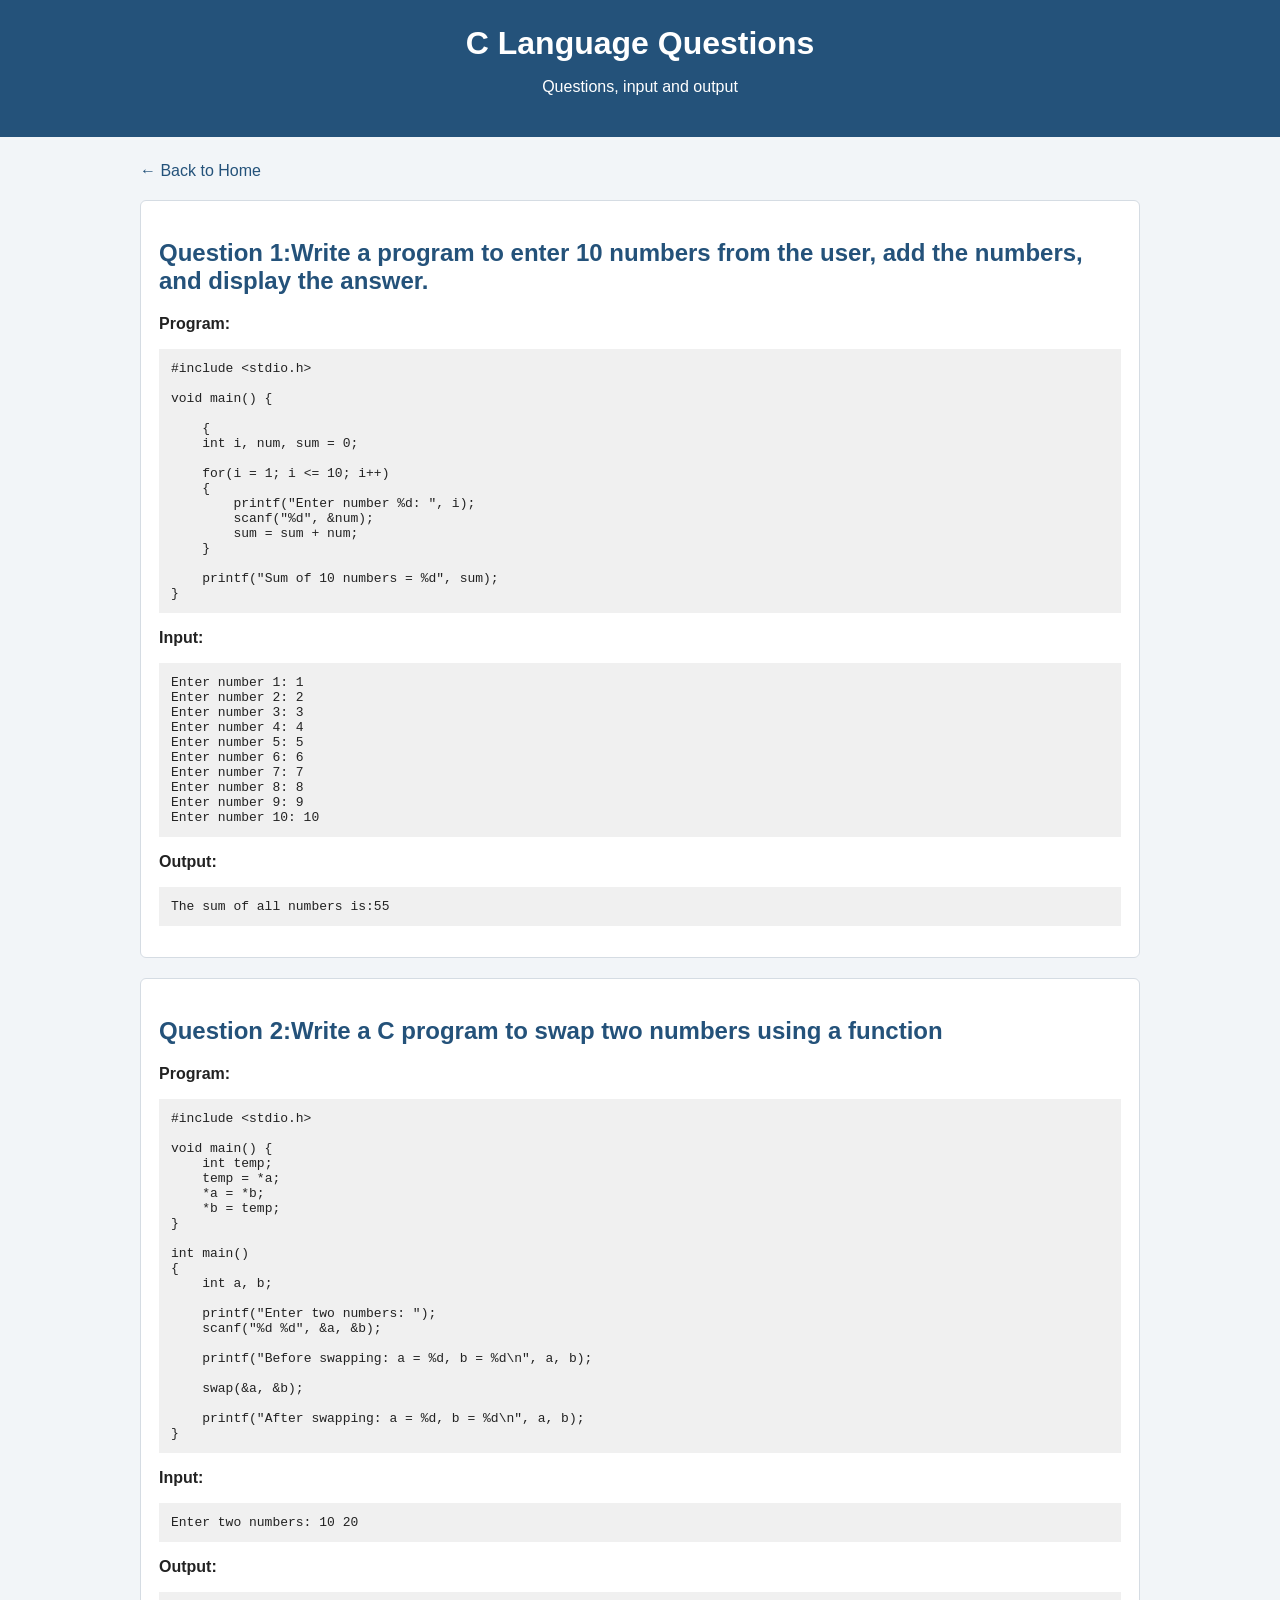
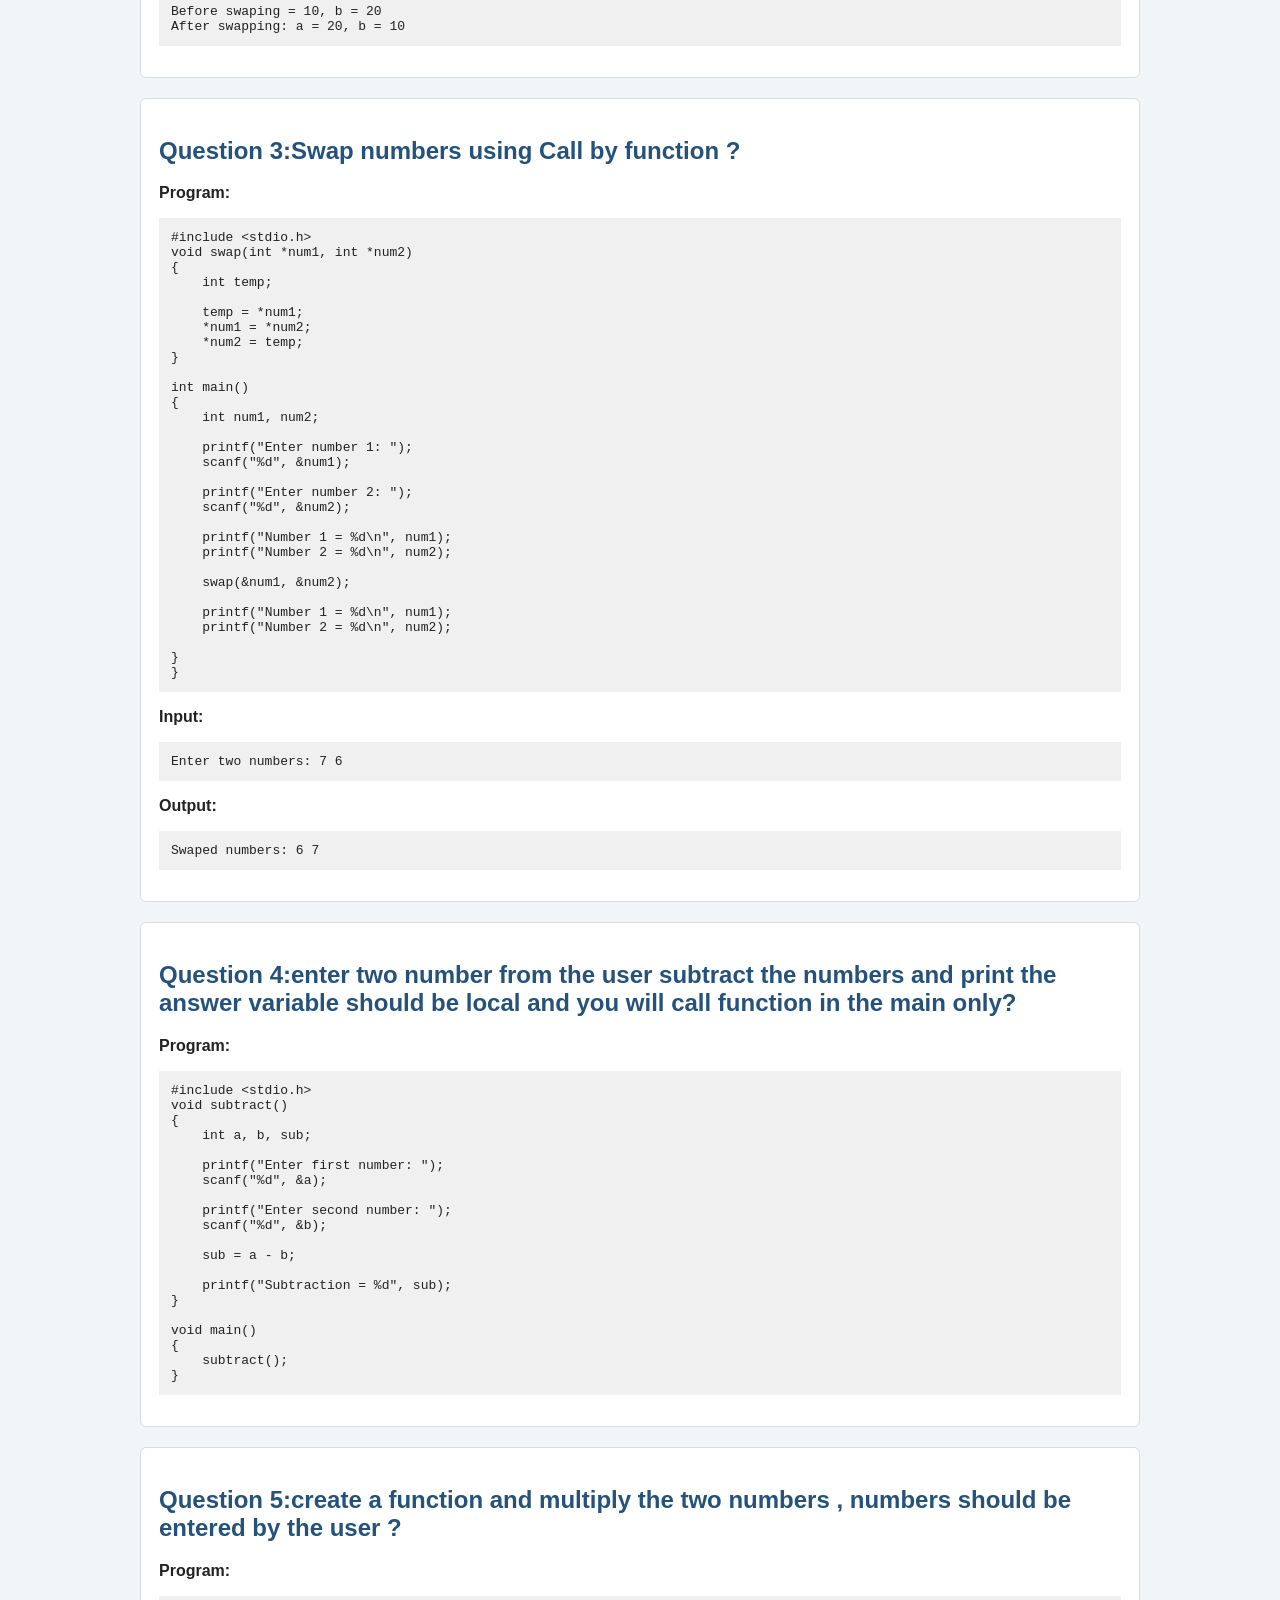
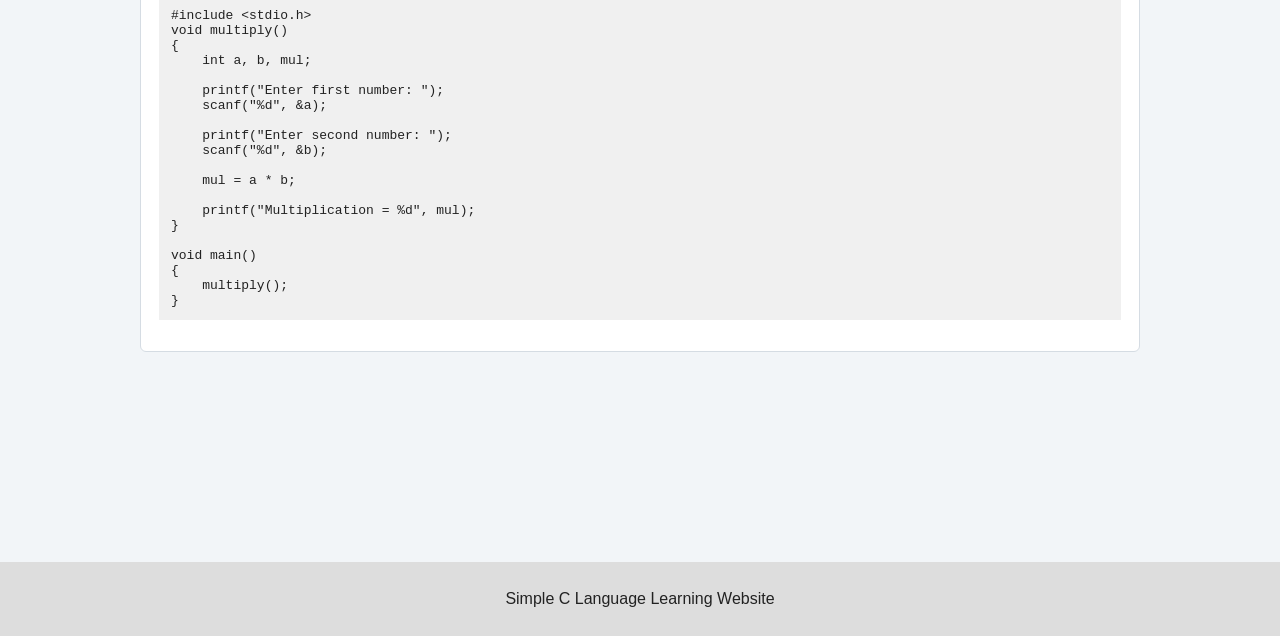
<file: function.html>
<!DOCTYPE html>
<html lang="en">
<head>
  <meta charset="UTF-8">
  <meta name="viewport" content="width=device-width, initial-scale=1.0">
  <title>C Questions</title>
  <link rel="stylesheet" href="style.css">
</head>
<body>
  <header>
    <h1>C Language Questions</h1>
    <p>Questions, input and output</p>
  </header>

  <main>
    <a class="back" href="index.html">← Back to Home</a>

    <section class="question">
      <h2>Question 1:Write a program to enter 10 numbers from the user, add the numbers, and display the answer. </h2>
      <p><b>Program:</b></p>
      <pre><code>#include &lt;stdio.h&gt;

void main() {

    {
    int i, num, sum = 0;

    for(i = 1; i <= 10; i++)
    {
        printf("Enter number %d: ", i);
        scanf("%d", &num);
        sum = sum + num;
    }

    printf("Sum of 10 numbers = %d", sum);
}</code></pre>
      <p><b>Input:</b></p>
      <pre>Enter number 1: 1
Enter number 2: 2
Enter number 3: 3
Enter number 4: 4
Enter number 5: 5
Enter number 6: 6
Enter number 7: 7
Enter number 8: 8
Enter number 9: 9
Enter number 10: 10</pre>
      <p><b>Output:</b></p>
      <pre>The sum of all numbers is:55</pre>
    </section>

    <section class="question">
      <h2>Question 2:Write a C program to swap two numbers using a function </h2>
      <p><b>Program:</b></p>
      <pre><code>#include &lt;stdio.h&gt;

void main() {
    int temp;
    temp = *a;
    *a = *b;
    *b = temp;
}

int main()
{
    int a, b;

    printf("Enter two numbers: ");
    scanf("%d %d", &a, &b);

    printf("Before swapping: a = %d, b = %d\n", a, b);

    swap(&a, &b);

    printf("After swapping: a = %d, b = %d\n", a, b);
}</code></pre>
      <p><b>Input:</b></p>
      <pre>Enter two numbers: 10 20 </pre>
      <p><b>Output:</b></p>
      <pre>Before swaping = 10, b = 20
After swapping: a = 20, b = 10</pre>
    </section>
  
<section class="question">
      <h2>Question 3:Swap numbers using Call by function ?</h2>
      <p><b>Program:</b></p>
      <pre><code>#include &lt;stdio.h&gt;
void swap(int *num1, int *num2)
{
    int temp;

    temp = *num1;
    *num1 = *num2;
    *num2 = temp;
}

int main()
{
    int num1, num2;

    printf("Enter number 1: ");
    scanf("%d", &num1);

    printf("Enter number 2: ");
    scanf("%d", &num2);

    printf("Number 1 = %d\n", num1);
    printf("Number 2 = %d\n", num2);

    swap(&num1, &num2);

    printf("Number 1 = %d\n", num1);
    printf("Number 2 = %d\n", num2);

}
}</code></pre>
      <p><b>Input:</b></p>
      <pre>Enter two numbers: 7 6</pre>
      <p><b>Output:</b></p>
      <pre>Swaped numbers: 6 7</pre>
    </section>
    <section class="question">
      <h2>Question 4:enter two number from the user subtract the numbers and print the answer variable should be local and you will call function in the main only?</h2>
      <p><b>Program:</b></p>
      <pre><code>#include &lt;stdio.h&gt;
void subtract()
{
    int a, b, sub;

    printf("Enter first number: ");
    scanf("%d", &a);

    printf("Enter second number: ");
    scanf("%d", &b);

    sub = a - b;

    printf("Subtraction = %d", sub);
}

void main()
{
    subtract();
}
</code></pre>
    </section>
    <section class="question">
      <h2>Question 5:create a function and multiply the two numbers , numbers should be entered by the user ?</h2>
      <p><b>Program:</b></p>
      <pre><code>#include &lt;stdio.h&gt;
void multiply()
{
    int a, b, mul;

    printf("Enter first number: ");
    scanf("%d", &a);

    printf("Enter second number: ");
    scanf("%d", &b);

    mul = a * b;

    printf("Multiplication = %d", mul);
}

void main()
{
    multiply();
}
</code></pre>
    </section>
    </main>
  <footer>
    <p>Simple C Language Learning Website</p>
  </footer>
</body>
</html>
</file>
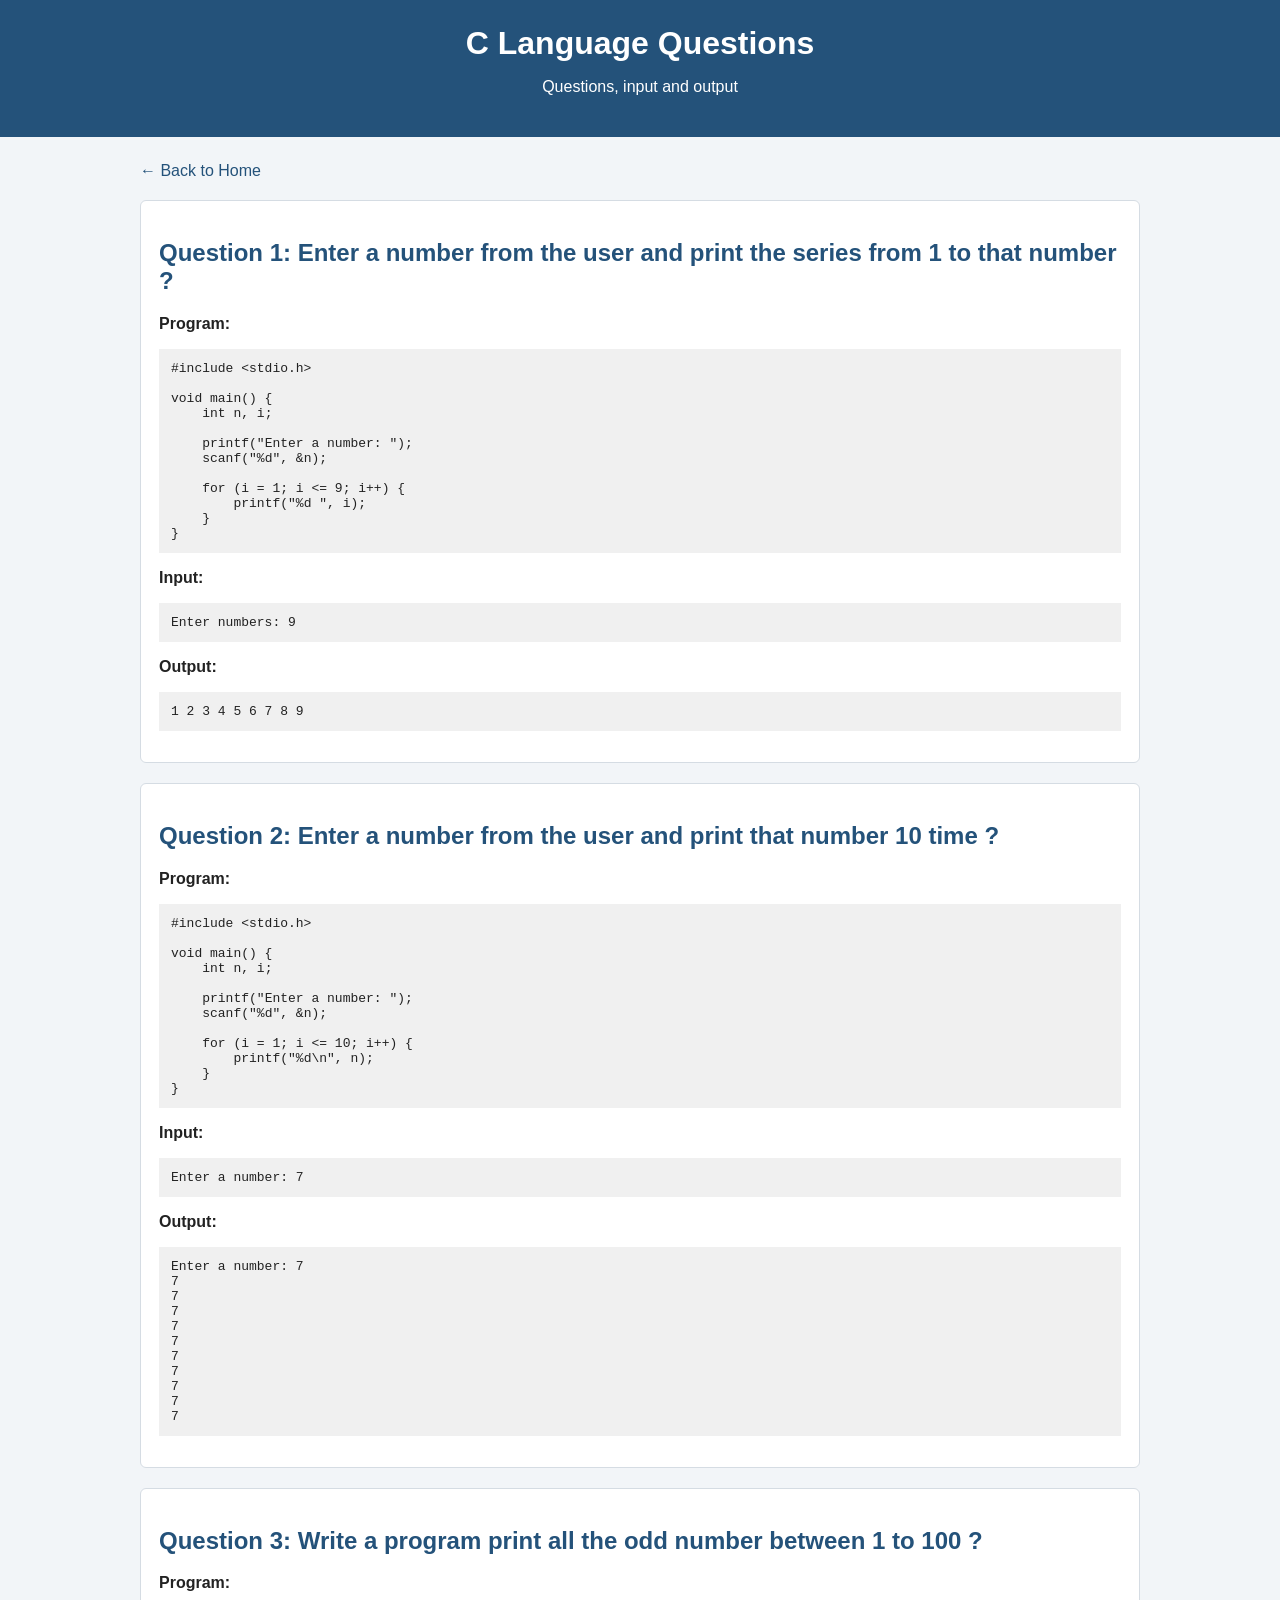
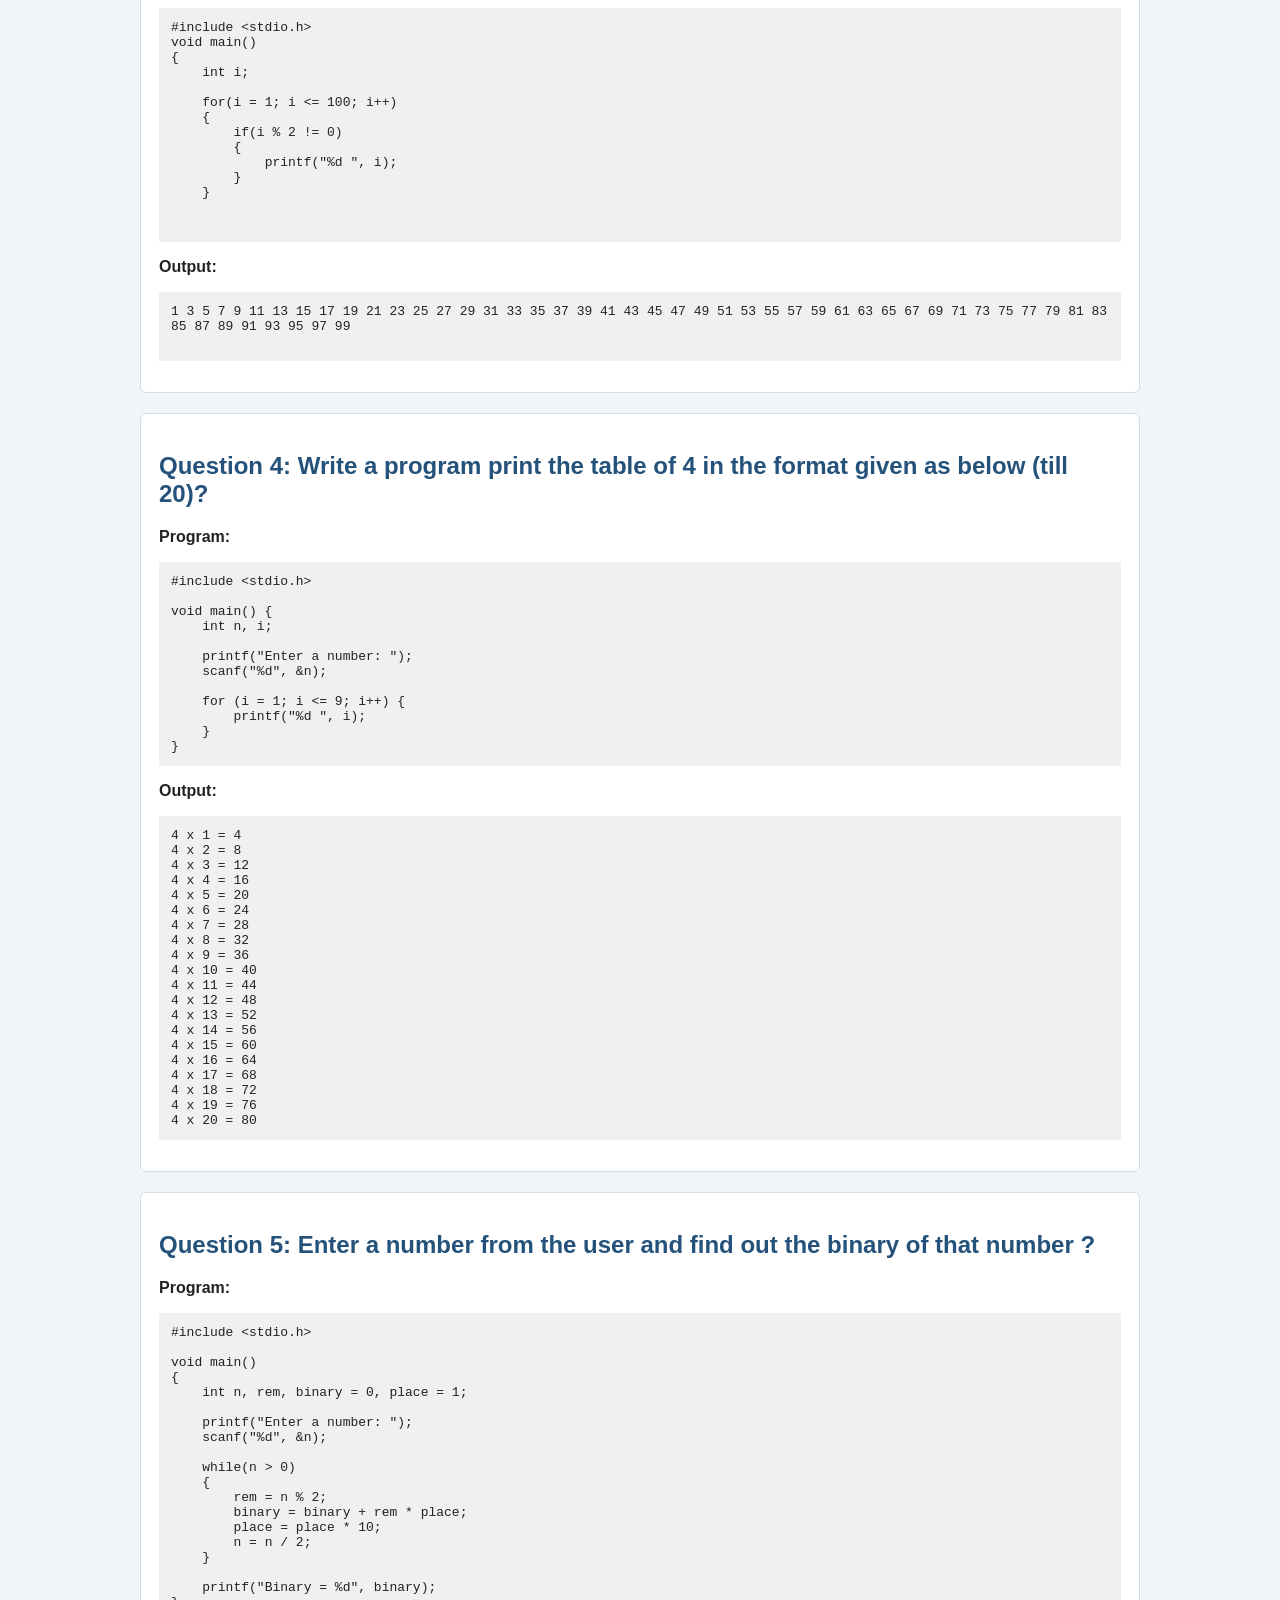
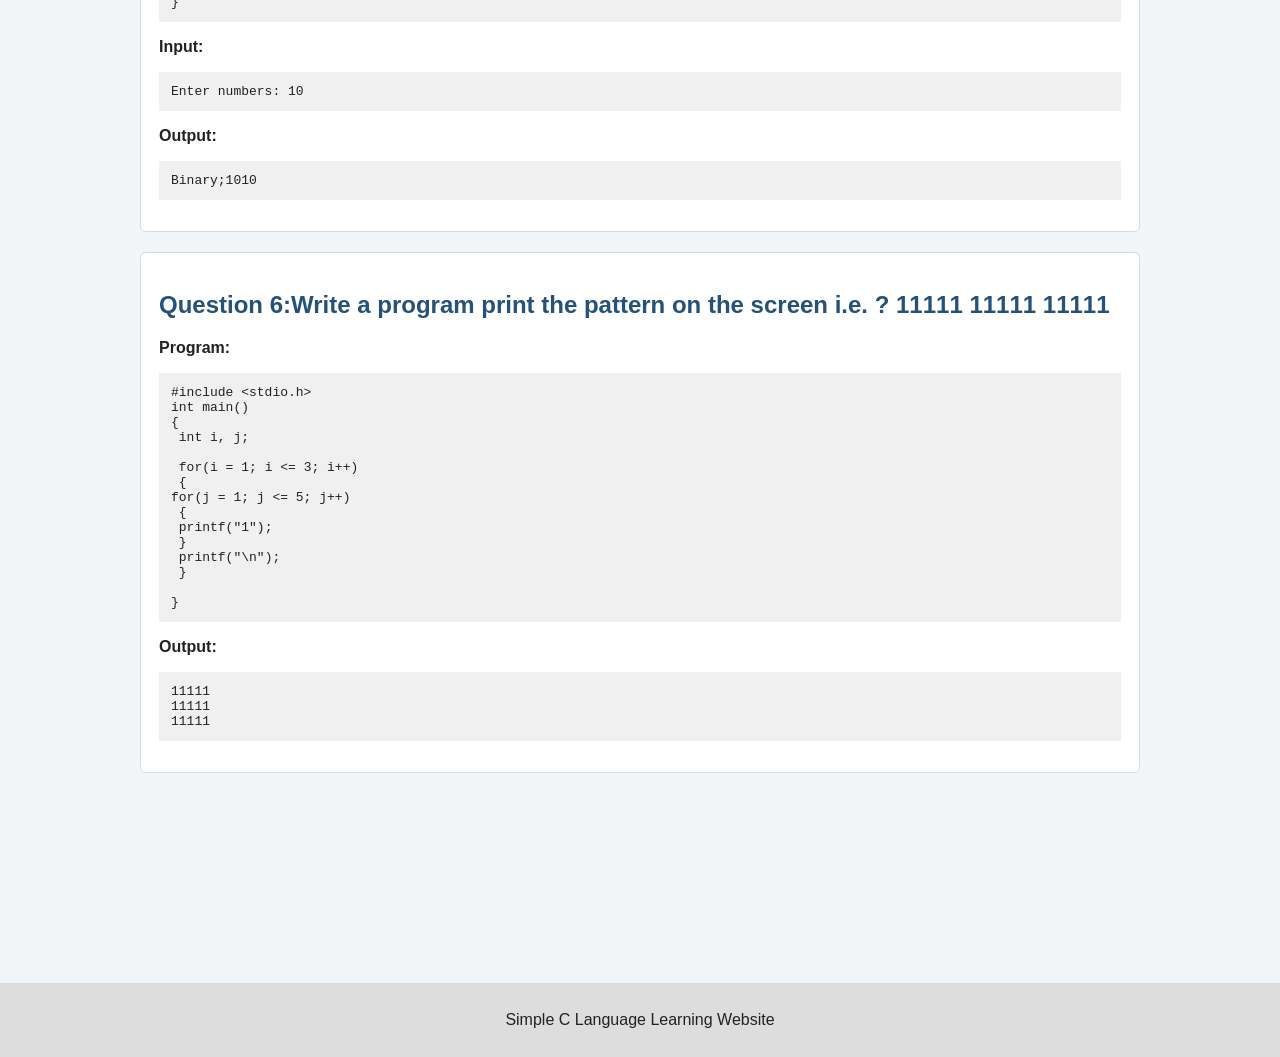
<file: loops.html>
<!DOCTYPE html>
<html lang="en">
<head>
  <meta charset="UTF-8">
  <meta name="viewport" content="width=device-width, initial-scale=1.0">
  <title>C Questions</title>
  <link rel="stylesheet" href="style.css">
</head>
<body>
  <header>
    <h1>C Language Questions</h1>
    <p>Questions, input and output</p>
  </header>

  <main>
    <a class="back" href="index.html">← Back to Home</a>

    <section class="question">
      <h2>Question 1: Enter a number from the user and print the series from 1 to that number ?</h2>
      <p><b>Program:</b></p>
      <pre><code>#include &lt;stdio.h&gt;

void main() {
    int n, i;

    printf("Enter a number: ");
    scanf("%d", &n);

    for (i = 1; i <= 9; i++) {
        printf("%d ", i);
    }
}</code></pre>
      <p><b>Input:</b></p>
      <pre>Enter numbers: 9</pre>
      <p><b>Output:</b></p>
      <pre>1 2 3 4 5 6 7 8 9</pre>
    </section>

    <section class="question">
      <h2>Question 2: Enter a number from the user and print that number 10 time ?</h2>
      <p><b>Program:</b></p>
      <pre><code>#include &lt;stdio.h&gt;

void main() {
    int n, i;

    printf("Enter a number: ");
    scanf("%d", &n);

    for (i = 1; i <= 10; i++) {
        printf("%d\n", n);
    }
}</code></pre>
      <p><b>Input:</b></p>
      <pre>Enter a number: 7</pre>
      <p><b>Output:</b></p>
      <pre>Enter a number: 7
7
7
7
7
7
7
7
7
7
7</pre>
    </section>
    <section class="question">
      <h2>Question 3: Write a program print all the odd number between 1 to 100 ?</h2>
      <p><b>Program:</b></p>
      <pre><code>#include &lt;stdio.h&gt;
void main()
{
    int i;

    for(i = 1; i <= 100; i++)
    {
        if(i % 2 != 0)
        {
            printf("%d ", i);
        }
    }


</code></pre>
      <p><b>Output:</b></p>
      <pre>1 3 5 7 9 11 13 15 17 19 21 23 25 27 29 31 33 35 37 39 41 43 45 47 49 51 53 55 57 59 61 63 65 67 69 71 73 75 77 79 81 83 85 87 89 91 93 95 97 99

</pre>
    </section>
     <section class="question">
      <h2>Question 4: Write a program print the table of 4 in the format given as below (till 20)?</h2>
      <p><b>Program:</b></p>
      <pre><code>#include &lt;stdio.h&gt;

void main() {
    int n, i;

    printf("Enter a number: ");
    scanf("%d", &n);

    for (i = 1; i <= 9; i++) {
        printf("%d ", i);
    }
}</code></pre>

      <p><b>Output:</b></p>
      <pre>4 x 1 = 4
4 x 2 = 8
4 x 3 = 12
4 x 4 = 16
4 x 5 = 20
4 x 6 = 24
4 x 7 = 28
4 x 8 = 32
4 x 9 = 36
4 x 10 = 40
4 x 11 = 44
4 x 12 = 48
4 x 13 = 52
4 x 14 = 56
4 x 15 = 60
4 x 16 = 64
4 x 17 = 68
4 x 18 = 72
4 x 19 = 76
4 x 20 = 80</pre>
    </section>
<section class="question">
      <h2>Question 5: Enter a number from the user and find out the binary of that number ?</h2>
      <p><b>Program:</b></p>
      <pre><code>#include &lt;stdio.h&gt;

void main()
{
    int n, rem, binary = 0, place = 1;

    printf("Enter a number: ");
    scanf("%d", &n);

    while(n > 0)
    {
        rem = n % 2;
        binary = binary + rem * place;
        place = place * 10;
        n = n / 2;
    }

    printf("Binary = %d", binary);
}</code></pre>
      <p><b>Input:</b></p>
      <pre>Enter numbers: 10</pre>
      <p><b>Output:</b></p>
      <pre>Binary;1010</pre>
    </section>
    <section class="question">
      <h2>Question 6:Write a program print the pattern on the screen i.e. ?
11111
11111
11111 </h2>
      <p><b>Program:</b></p>
      <pre><code>#include &lt;stdio.h&gt;
int main()
{
 int i, j;

 for(i = 1; i <= 3; i++)
 {
for(j = 1; j <= 5; j++)
 {
 printf("1");
 }
 printf("\n");
 }

}</code></pre>
      <p><b>Output:</b></p>
      <pre>11111
11111
11111</pre>
    </section>
  </main>

  <footer>
    <p>Simple C Language Learning Website</p>
  </footer>
</body>
</html>
</file>
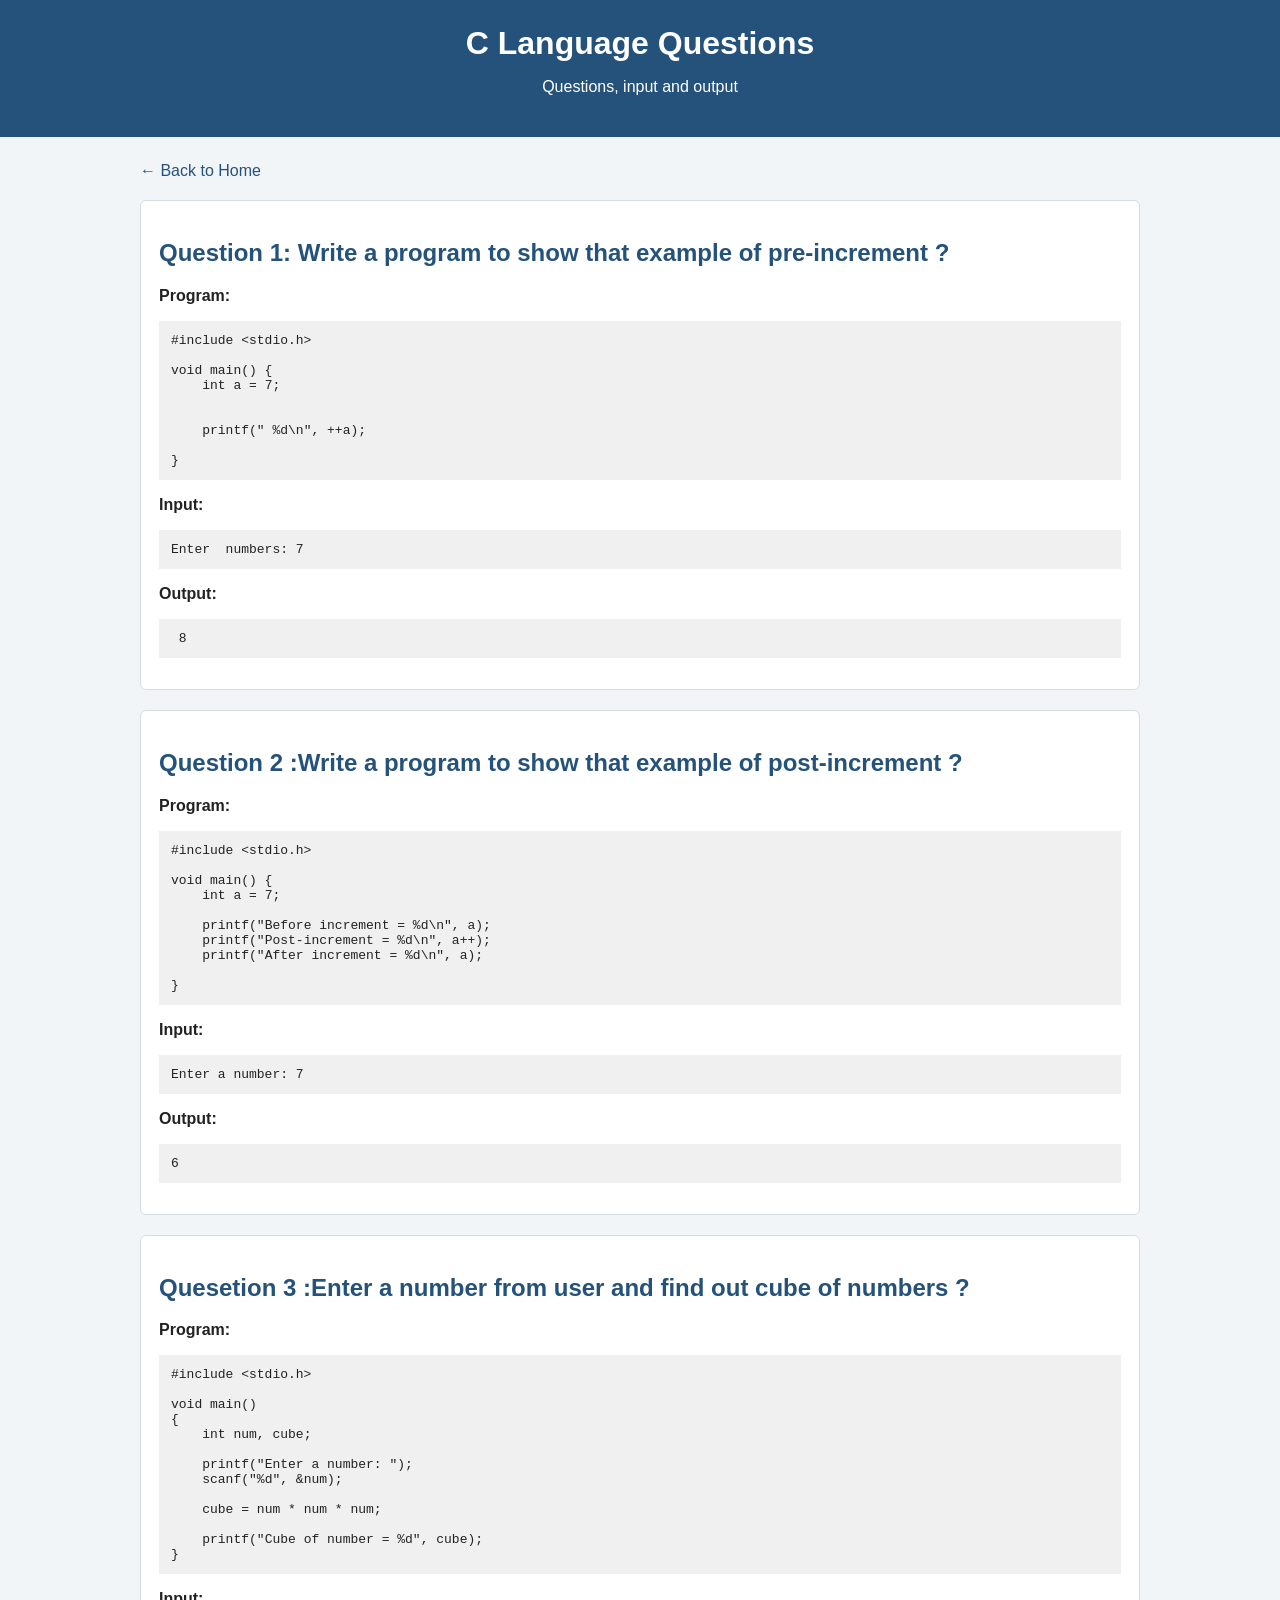
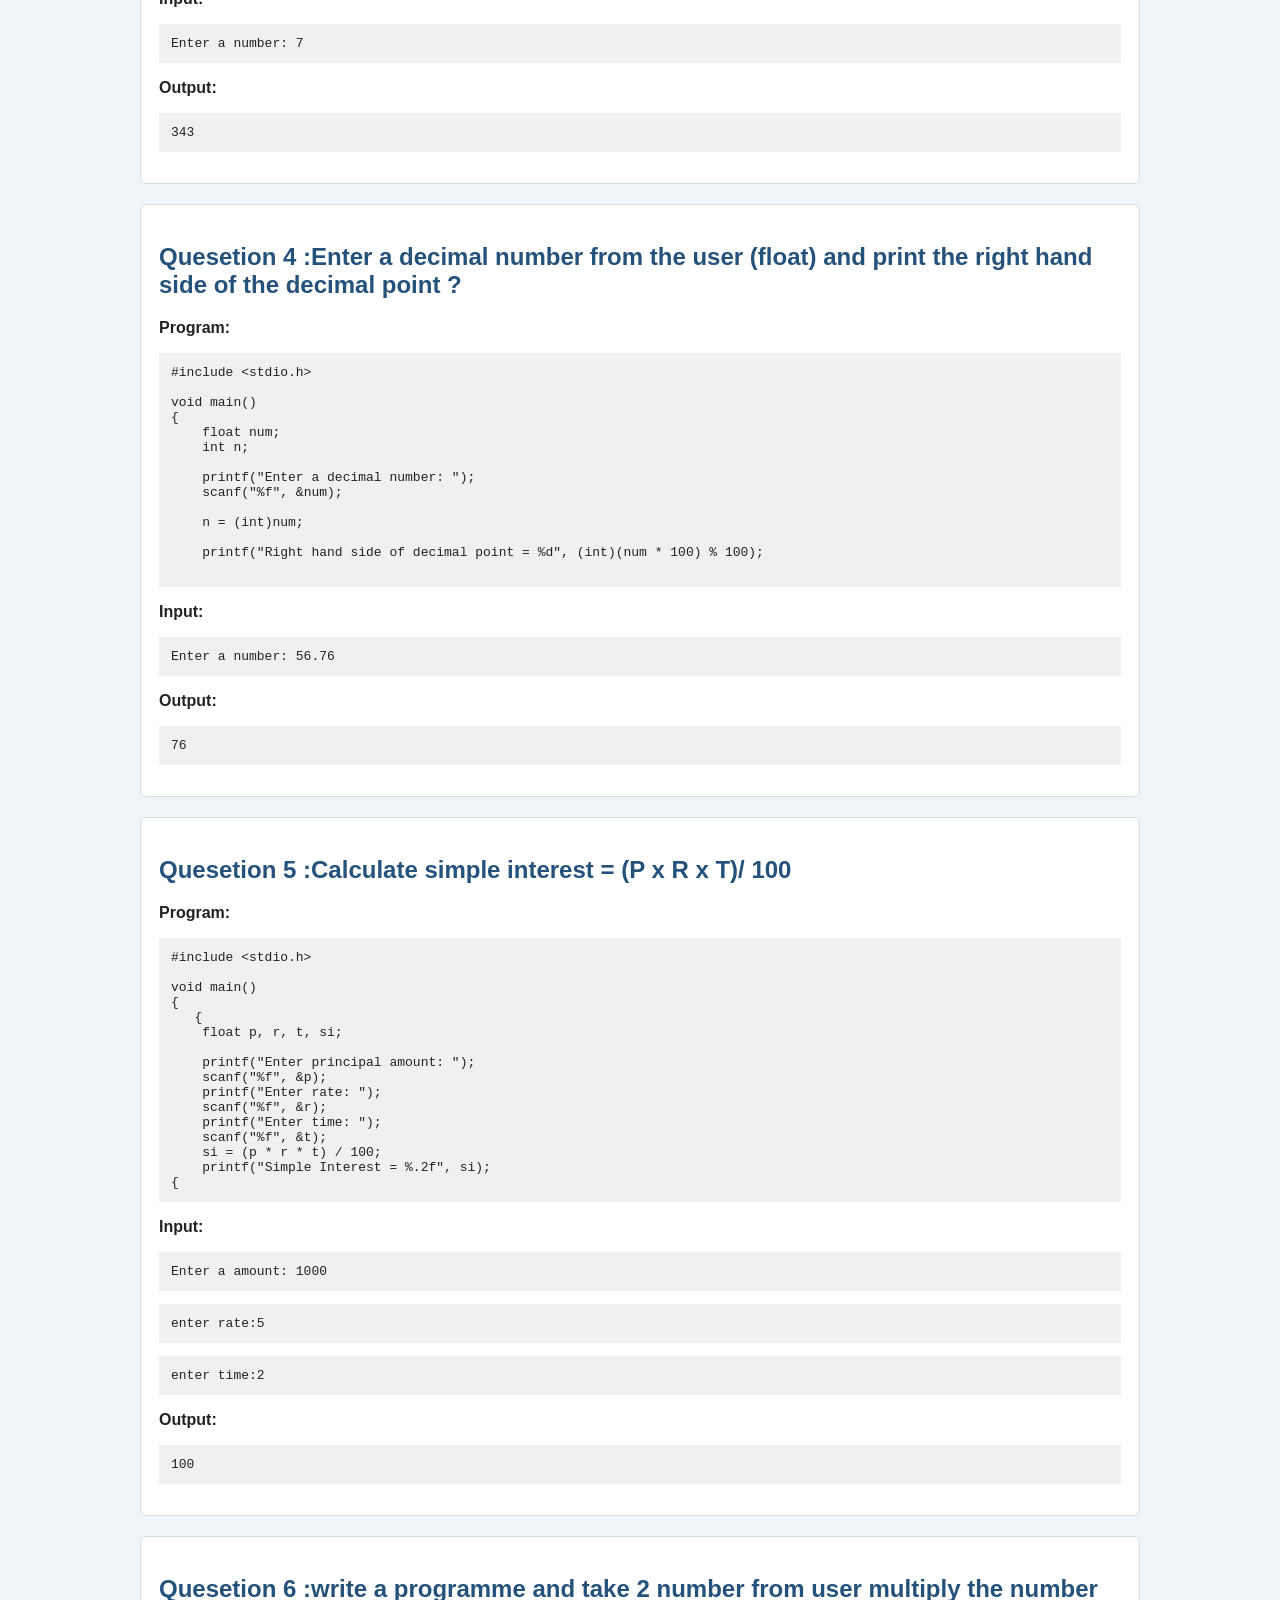
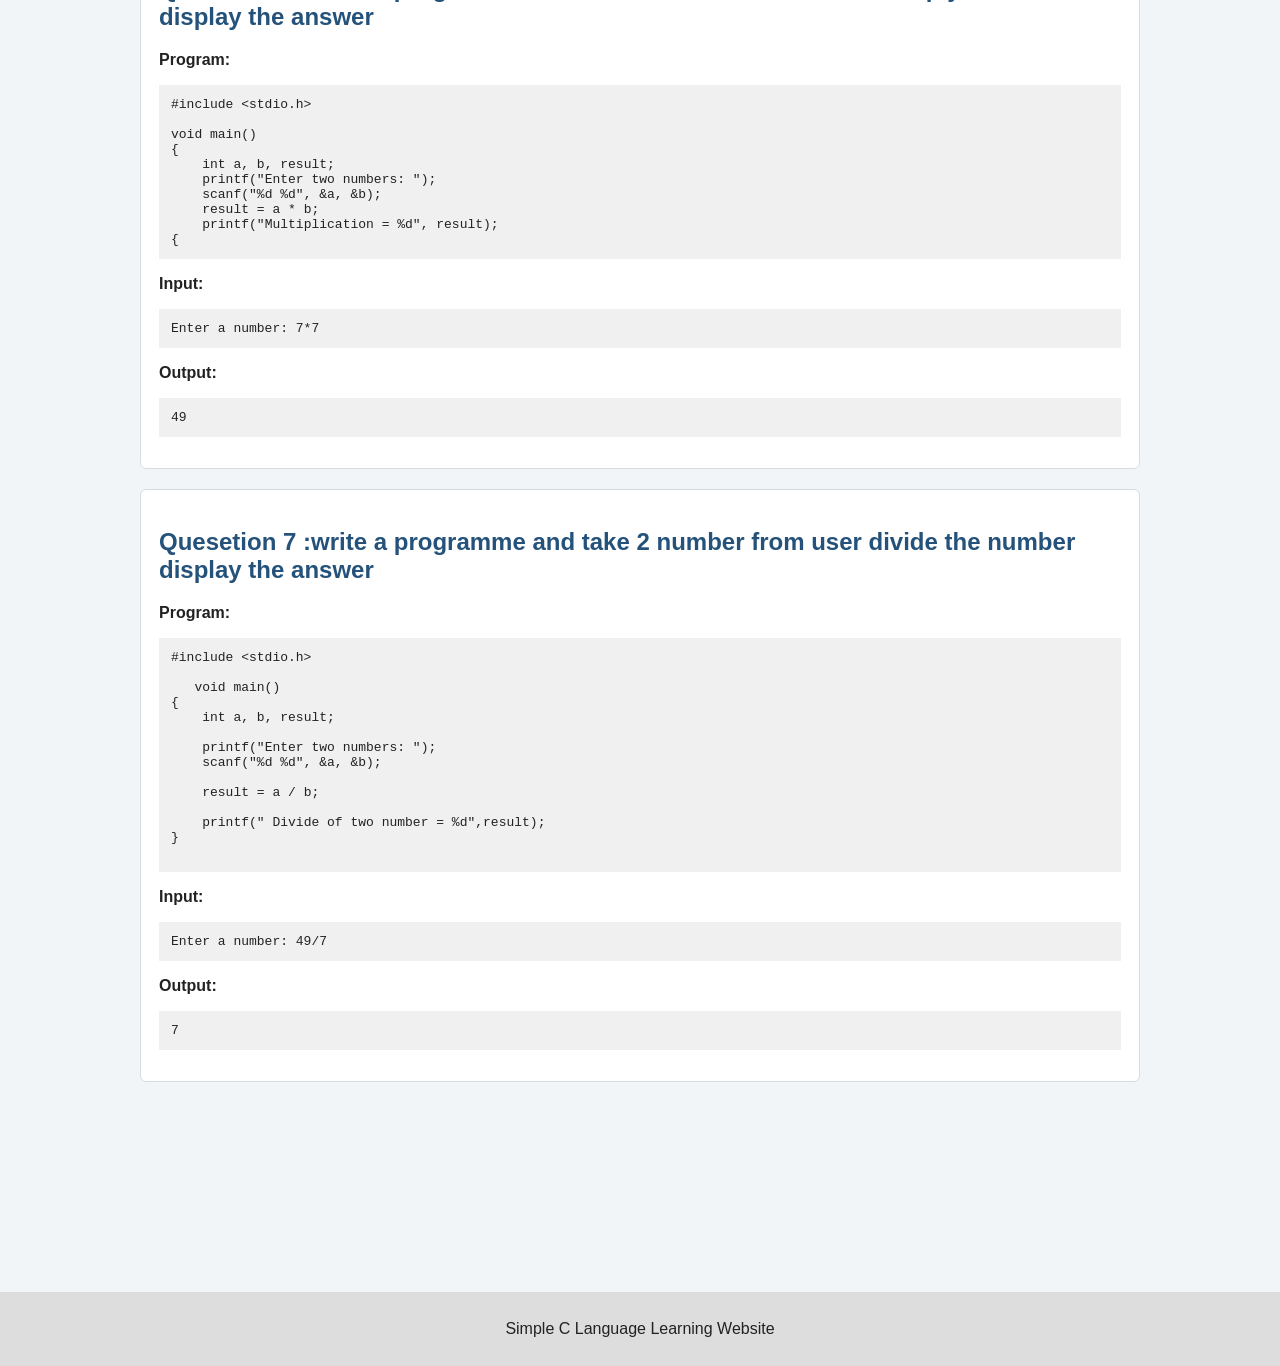
<file: operator.html>
<!DOCTYPE html>
<html lang="en">
<head>
  <meta charset="UTF-8">
  <meta name="viewport" content="width=device-width, initial-scale=1.0">
  <title>C Questions</title>
  <link rel="stylesheet" href="style.css">
</head>
<body>
  <header>
    <h1>C Language Questions</h1>
    <p>Questions, input and output</p>
  </header>

  <main>
    <a class="back" href="index.html">← Back to Home</a>

    <section class="question">
      <h2>Question 1: Write a program to show that example of pre-increment ?</h2>
      <p><b>Program:</b></p>
      <pre><code>#include &lt;stdio.h&gt;

void main() {
    int a = 7;

    
    printf(" %d\n", ++a);

}</code></pre>
      <p><b>Input:</b></p>
      <pre>Enter  numbers: 7 </pre>
      <p><b>Output:</b></p>
      <pre> 8 </pre>
    </section>

    <section class="question">
      <h2>Question 2 :Write a program to show that example of post-increment ?</h2>
      <p><b>Program:</b></p>
      <pre><code>#include &lt;stdio.h&gt;

void main() {
    int a = 7;

    printf("Before increment = %d\n", a);
    printf("Post-increment = %d\n", a++);
    printf("After increment = %d\n", a);

}</code></pre>
      <p><b>Input:</b></p>
      <pre>Enter a number: 7</pre>
      <p><b>Output:</b></p>
      <pre>6</pre>
    </section>
<section class="question">
      <h2>Quesetion 3 :Enter a number from user and find out cube of numbers ?</h2>
      <p><b>Program:</b></p>
      <pre><code>#include &lt;stdio.h&gt;

void main()
{
    int num, cube;

    printf("Enter a number: ");
    scanf("%d", &num);

    cube = num * num * num;

    printf("Cube of number = %d", cube);
}
</code></pre>
      <p><b>Input:</b></p>
      <pre>Enter a number: 7</pre>
      <p><b>Output:</b></p>
      <pre>343</pre>
    </section>
    <section class="question">
      <h2>Quesetion 4 :Enter a decimal number from the user (float) and print the right hand side of the decimal point ?</h2>
      <p><b>Program:</b></p>
      <pre><code>#include &lt;stdio.h&gt;

void main()
{
    float num;
    int n;

    printf("Enter a decimal number: ");
    scanf("%f", &num);

    n = (int)num;

    printf("Right hand side of decimal point = %d", (int)(num * 100) % 100);

</code></pre>
      <p><b>Input:</b></p>
      <pre>Enter a number: 56.76</pre>
      <p><b>Output:</b></p>
      <pre>76</pre>
    </section>
    <section class="question">
      <h2>Quesetion 5 :Calculate simple interest = (P x R x T)/ 100</h2>
      <p><b>Program:</b></p>
      <pre><code>#include &lt;stdio.h&gt;

void main()
{
   {
    float p, r, t, si;

    printf("Enter principal amount: ");
    scanf("%f", &p);
    printf("Enter rate: ");
    scanf("%f", &r);
    printf("Enter time: ");
    scanf("%f", &t);
    si = (p * r * t) / 100;
    printf("Simple Interest = %.2f", si);
{
</code></pre>
      <p><b>Input:</b></p>
      <pre>Enter a amount: 1000</pre>
       <pre>enter rate:5</pre> 
      <pre>enter time:2</pre>
      <p><b>Output:</b></p>
      <pre>100</pre>
    </section>
    <section class="question">
      <h2>Quesetion 6 :write a programme and take 2 number from user multiply the number display the answer</h2>
      <p><b>Program:</b></p>
      <pre><code>#include &lt;stdio.h&gt;

void main()
{
    int a, b, result;
    printf("Enter two numbers: ");
    scanf("%d %d", &a, &b);
    result = a * b;
    printf("Multiplication = %d", result);
{
</code></pre>
      <p><b>Input:</b></p>
      <pre>Enter a number: 7*7</pre>
      <p><b>Output:</b></p>
      <pre>49</pre>
    </section>
    <section class="question">
      <h2>Quesetion 7 :write a programme and take 2 number from user divide the number display the answer</h2>
      <p><b>Program:</b></p>
      <pre><code>#include &lt;stdio.h&gt;

   void main()
{
    int a, b, result;

    printf("Enter two numbers: ");
    scanf("%d %d", &a, &b);

    result = a / b;

    printf(" Divide of two number = %d",result);
}

</code></pre>
      <p><b>Input:</b></p>
      <pre>Enter a number: 49/7</pre>
      <p><b>Output:</b></p>
      <pre>7</pre>
    </section>
  </main>
  <footer>
    <p>Simple C Language Learning Website</p>
  </footer>
</body>
</html>
</file>
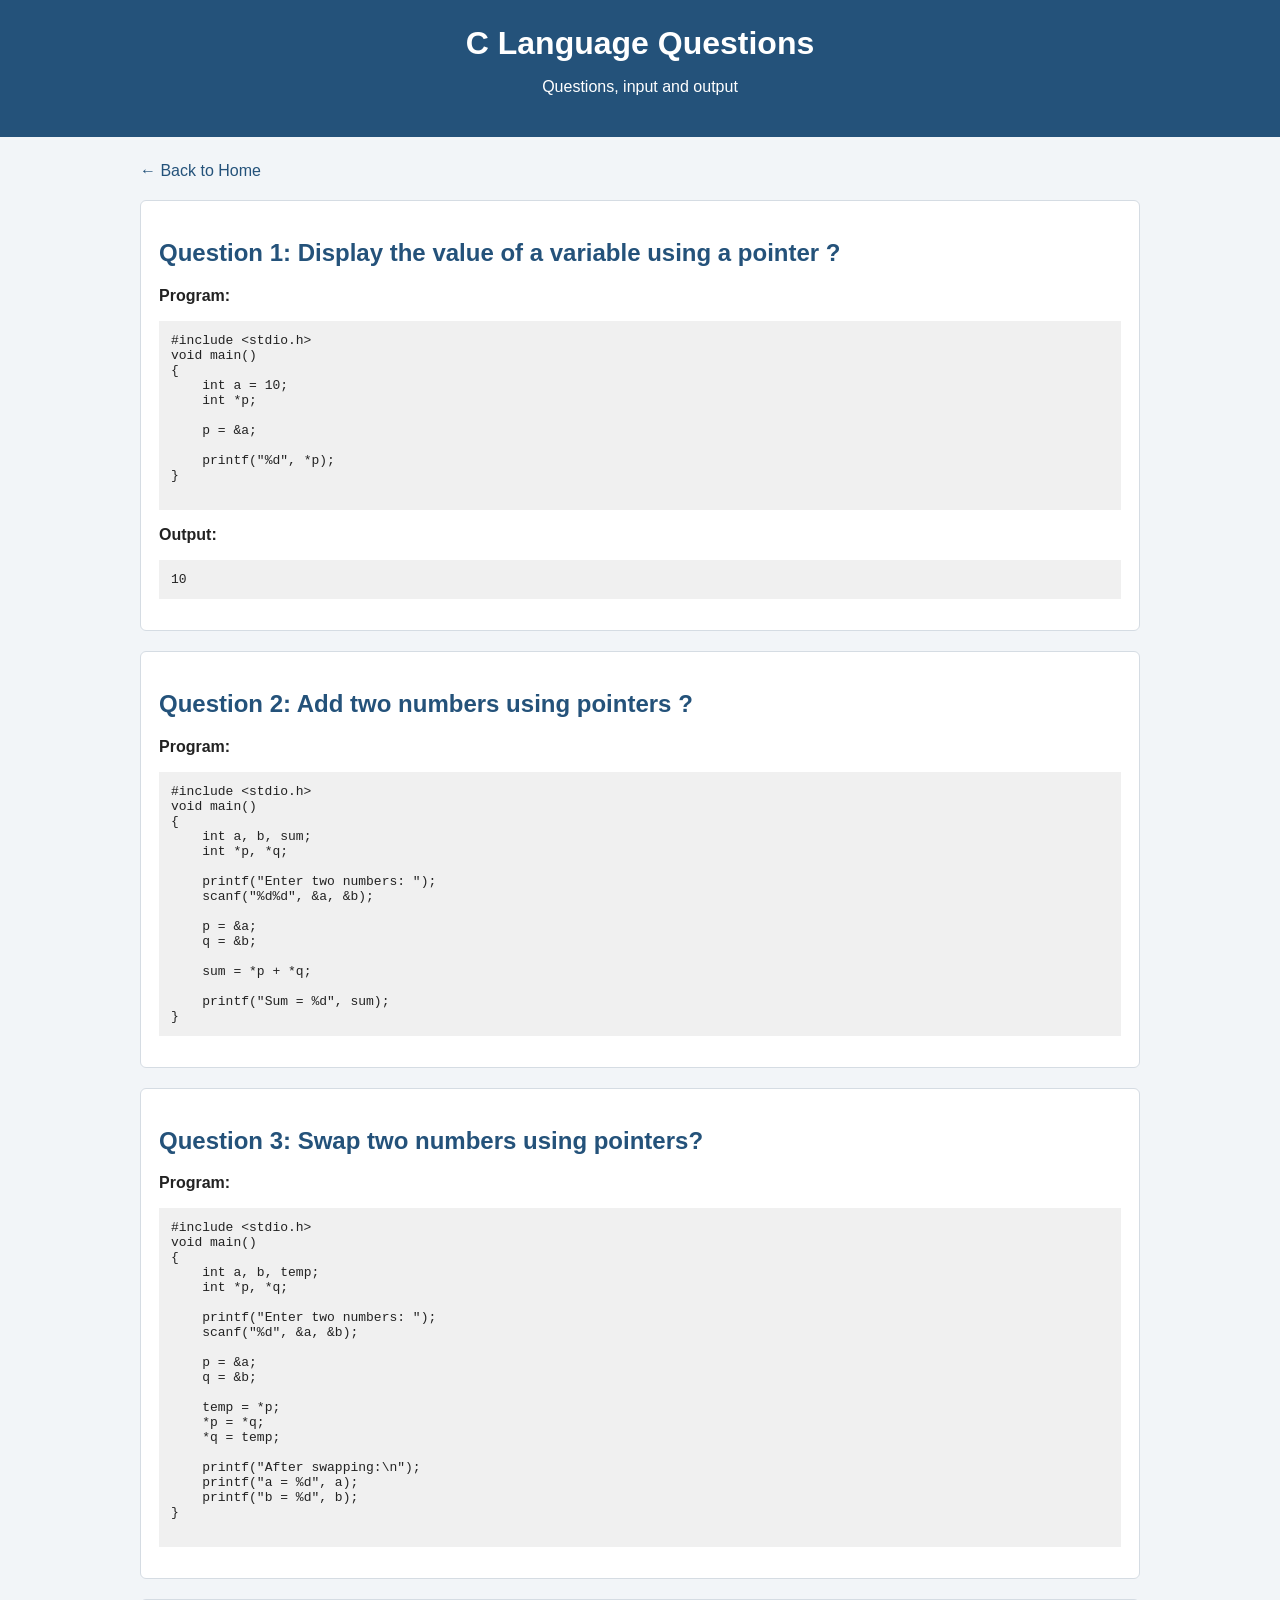
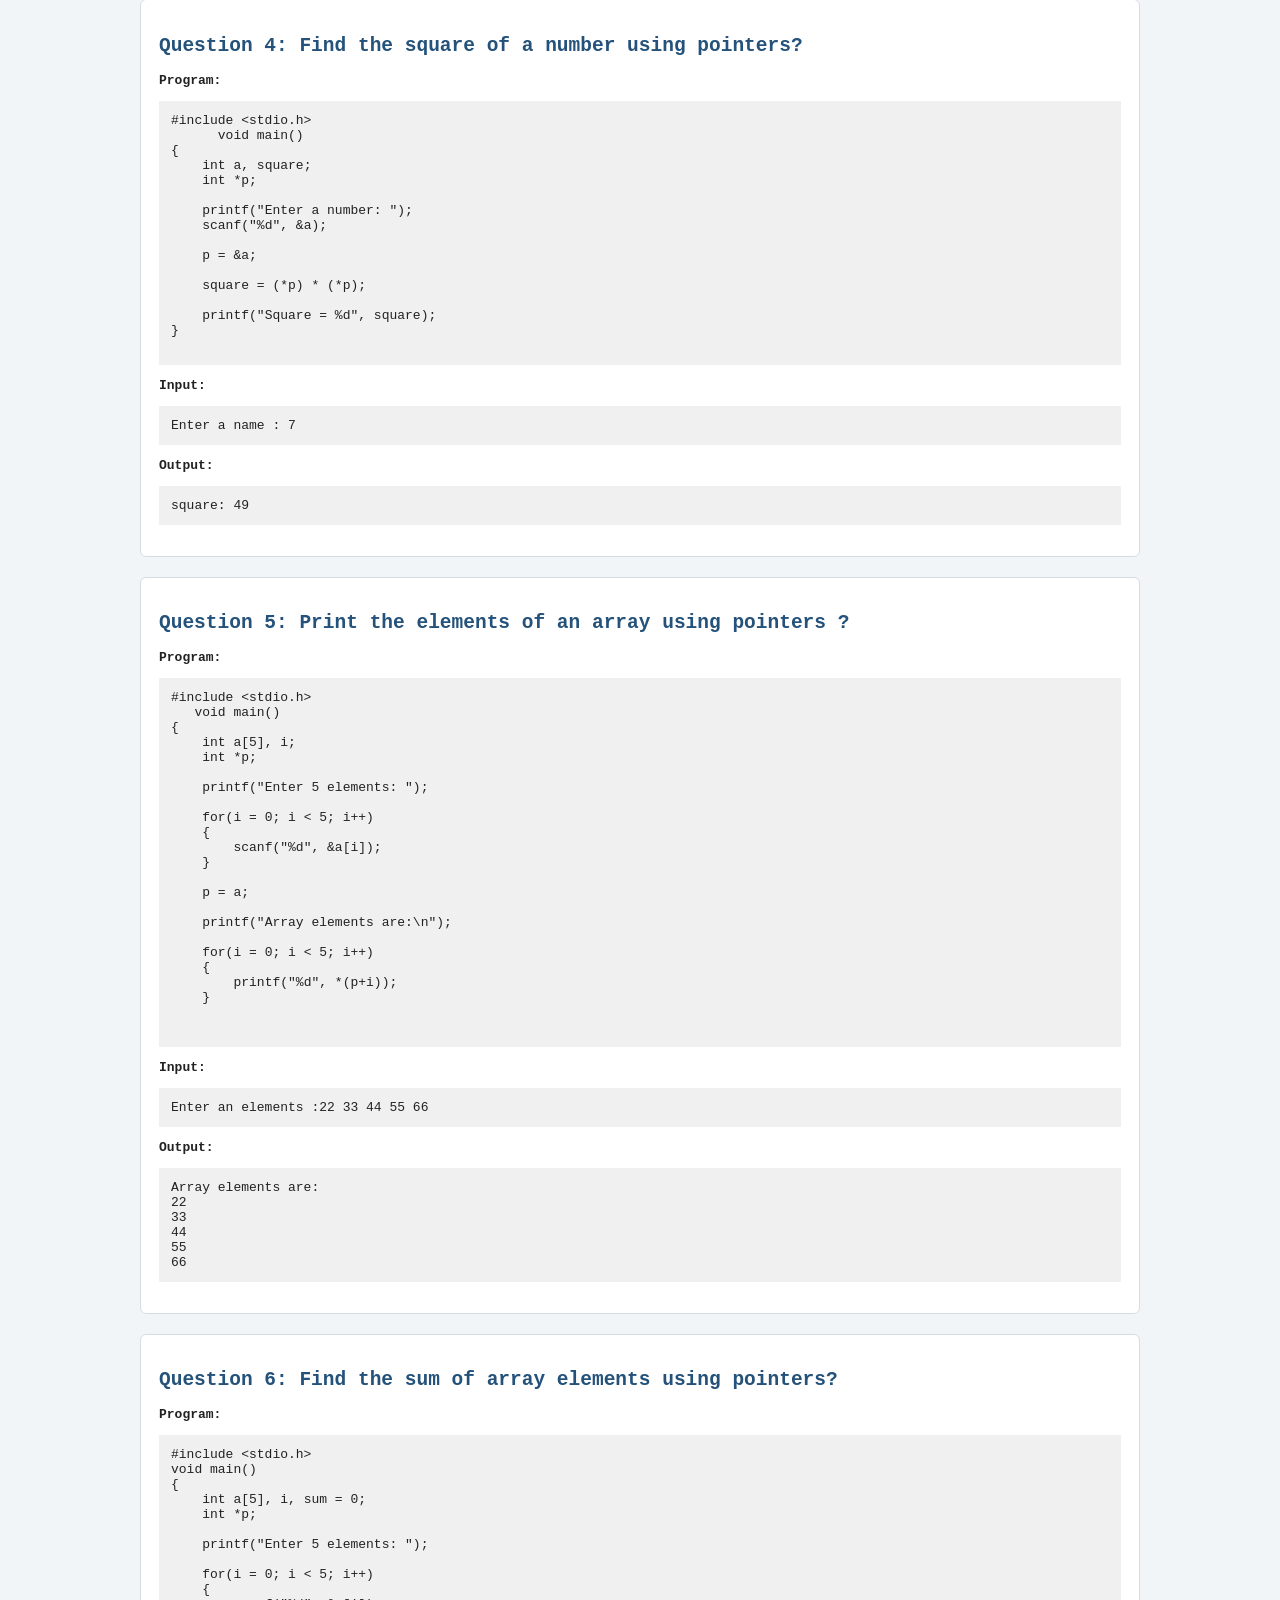
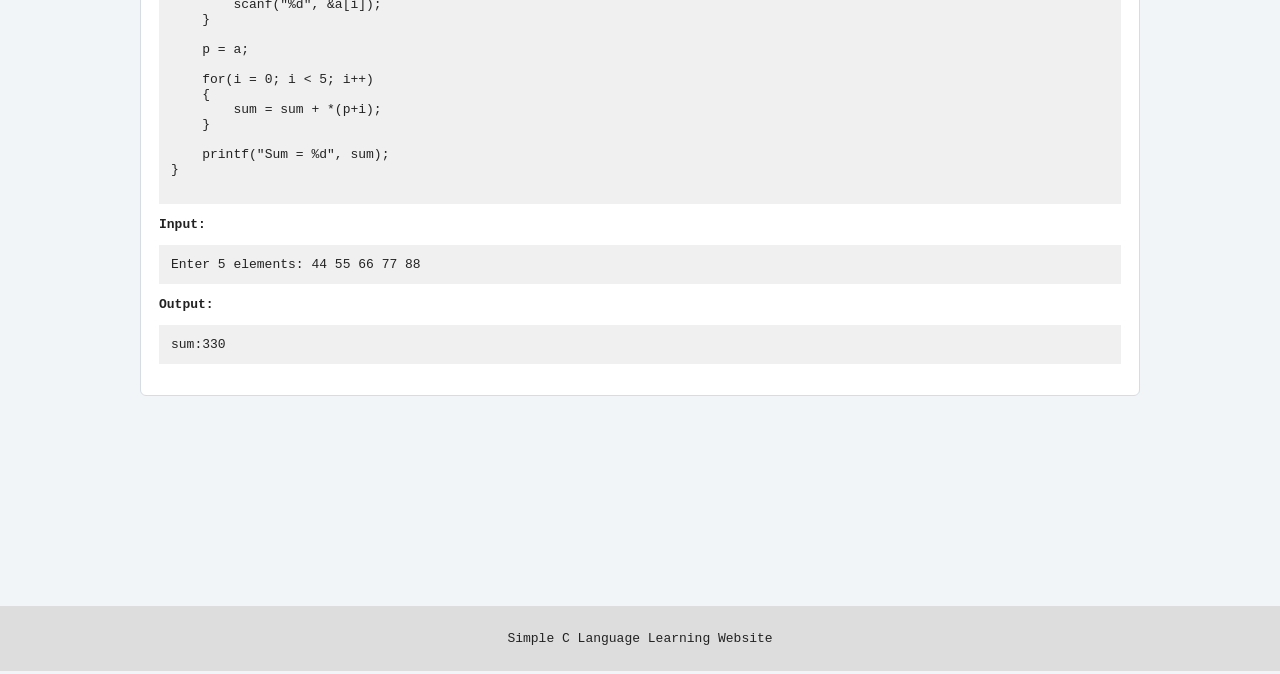
<file: pointer.html>
<!DOCTYPE html>
<html lang="en">
<head>
  <meta charset="UTF-8">
  <meta name="viewport" content="width=device-width, initial-scale=1.0">
  <title>C Questions</title>
  <link rel="stylesheet" href="style.css">
</head>
<body>
  <header>
    <h1>C Language Questions</h1>
    <p>Questions, input and output</p>
  </header>

  <main>
    <a class="back" href="index.html">← Back to Home</a>

    <section class="question">
      <h2>Question 1: Display the value of a variable using a pointer ?</h2>
      <p><b>Program:</b></p>
      <pre><code>#include &lt;stdio.h&gt;
void main()
{
    int a = 10;
    int *p;

    p = &a;

    printf("%d", *p);
}

</code></pre>
      <p><b>Output:</b></p>
      <pre>10</pre>
    </section>

    <section class="question">
      <h2>Question 2: Add two numbers using pointers ?</h2>
      <p><b>Program:</b></p>
      <pre><code>#include &lt;stdio.h&gt;
void main()
{
    int a, b, sum;
    int *p, *q;

    printf("Enter two numbers: ");
    scanf("%d%d", &a, &b);

    p = &a;
    q = &b;

    sum = *p + *q;

    printf("Sum = %d", sum);
}
</code></pre>
    </section>
    <section class="question">
      <h2>Question 3:  Swap two numbers using pointers?</h2>
      <p><b>Program:</b></p>
      <pre><code>#include &lt;stdio.h&gt;
void main()
{
    int a, b, temp;
    int *p, *q;

    printf("Enter two numbers: ");
    scanf("%d", &a, &b);

    p = &a;
    q = &b;

    temp = *p;
    *p = *q;
    *q = temp;

    printf("After swapping:\n");
    printf("a = %d", a);
    printf("b = %d", b);
}

</section>
<section class="question">
      <h2>Question 4: Find the square of a number using pointers?</h2>
      <p><b>Program:</b></p>
      <pre><code>#include &lt;stdio.h&gt;
      void main()
{
    int a, square;
    int *p;

    printf("Enter a number: ");
    scanf("%d", &a);

    p = &a;

    square = (*p) * (*p);

    printf("Square = %d", square);
}
        </code></pre>
      <p><b>Input:</b></p>
      <pre>Enter a name : 7</pre>
      <p><b>Output:</b></p>
      <pre>square: 49</pre>
    </section>
<section class="question">
      <h2>Question 5: Print the elements of an array using pointers ?</h2>
      <p><b>Program:</b></p>
      <pre><code>#include &lt;stdio.h&gt;
   void main()
{
    int a[5], i;
    int *p;

    printf("Enter 5 elements: ");

    for(i = 0; i < 5; i++)
    {
        scanf("%d", &a[i]);
    }

    p = a;

    printf("Array elements are:\n");

    for(i = 0; i < 5; i++)
    {
        printf("%d", *(p+i));
    }
    
        </code></pre>
      <p><b>Input:</b></p>
      <pre>Enter an elements :22 33 44 55 66</pre>
      <p><b>Output:</b></p>
      <pre>Array elements are:
22
33
44
55
66</pre>
    </section>
    <section class="question">
      <h2>Question 6:  Find the sum of array elements using pointers? </h2>
      <p><b>Program:</b></p>
      <pre><code>#include &lt;stdio.h&gt;
void main()
{
    int a[5], i, sum = 0;
    int *p;

    printf("Enter 5 elements: ");

    for(i = 0; i < 5; i++)
    {
        scanf("%d", &a[i]);
    }

    p = a;

    for(i = 0; i < 5; i++)
    {
        sum = sum + *(p+i);
    }

    printf("Sum = %d", sum);
}
        
</code></pre>
      <p><b>Input:</b></p>
      <pre>Enter 5 elements: 44 55 66 77 88 </pre>
      <p><b>Output:</b></p>
      <pre>sum:330 </pre>
    </section>
  </main>
  <footer>
    <p>Simple C Language Learning Website</p>
  </footer>
</body>
</html>
</file>
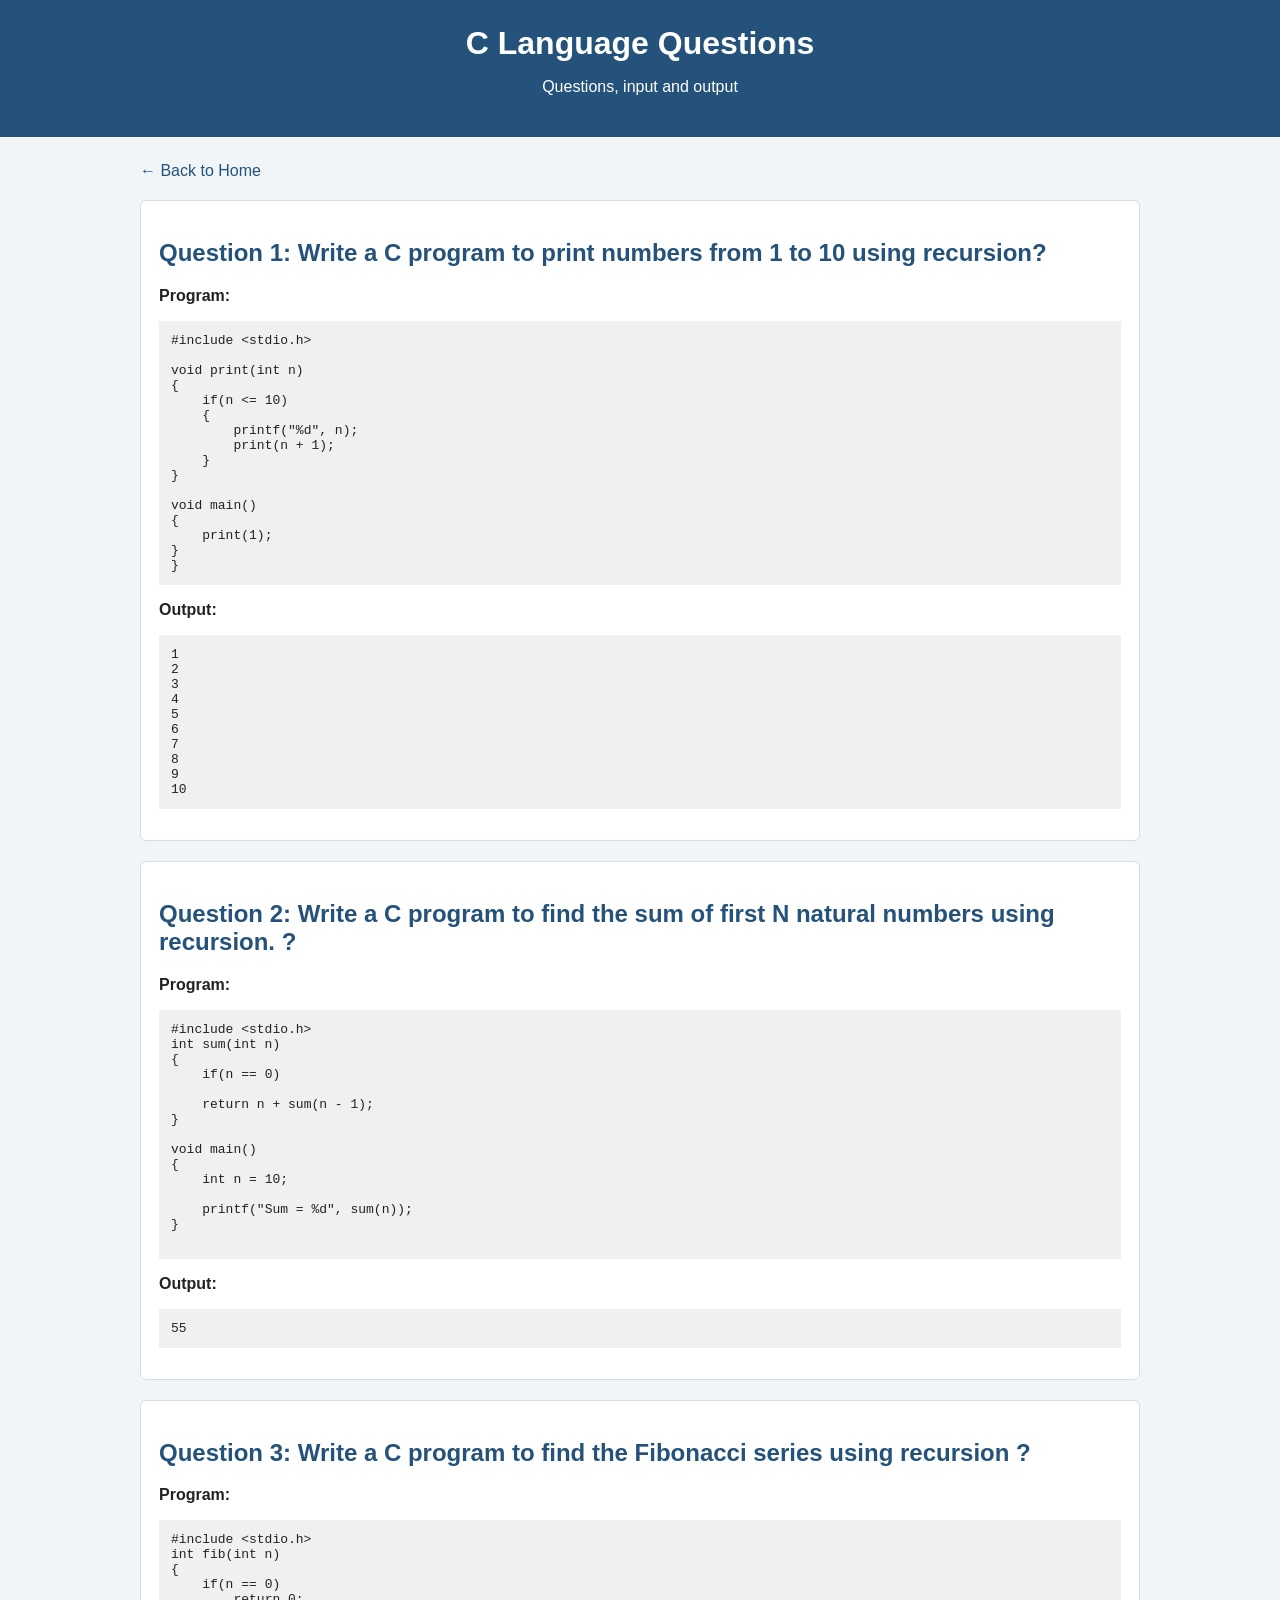
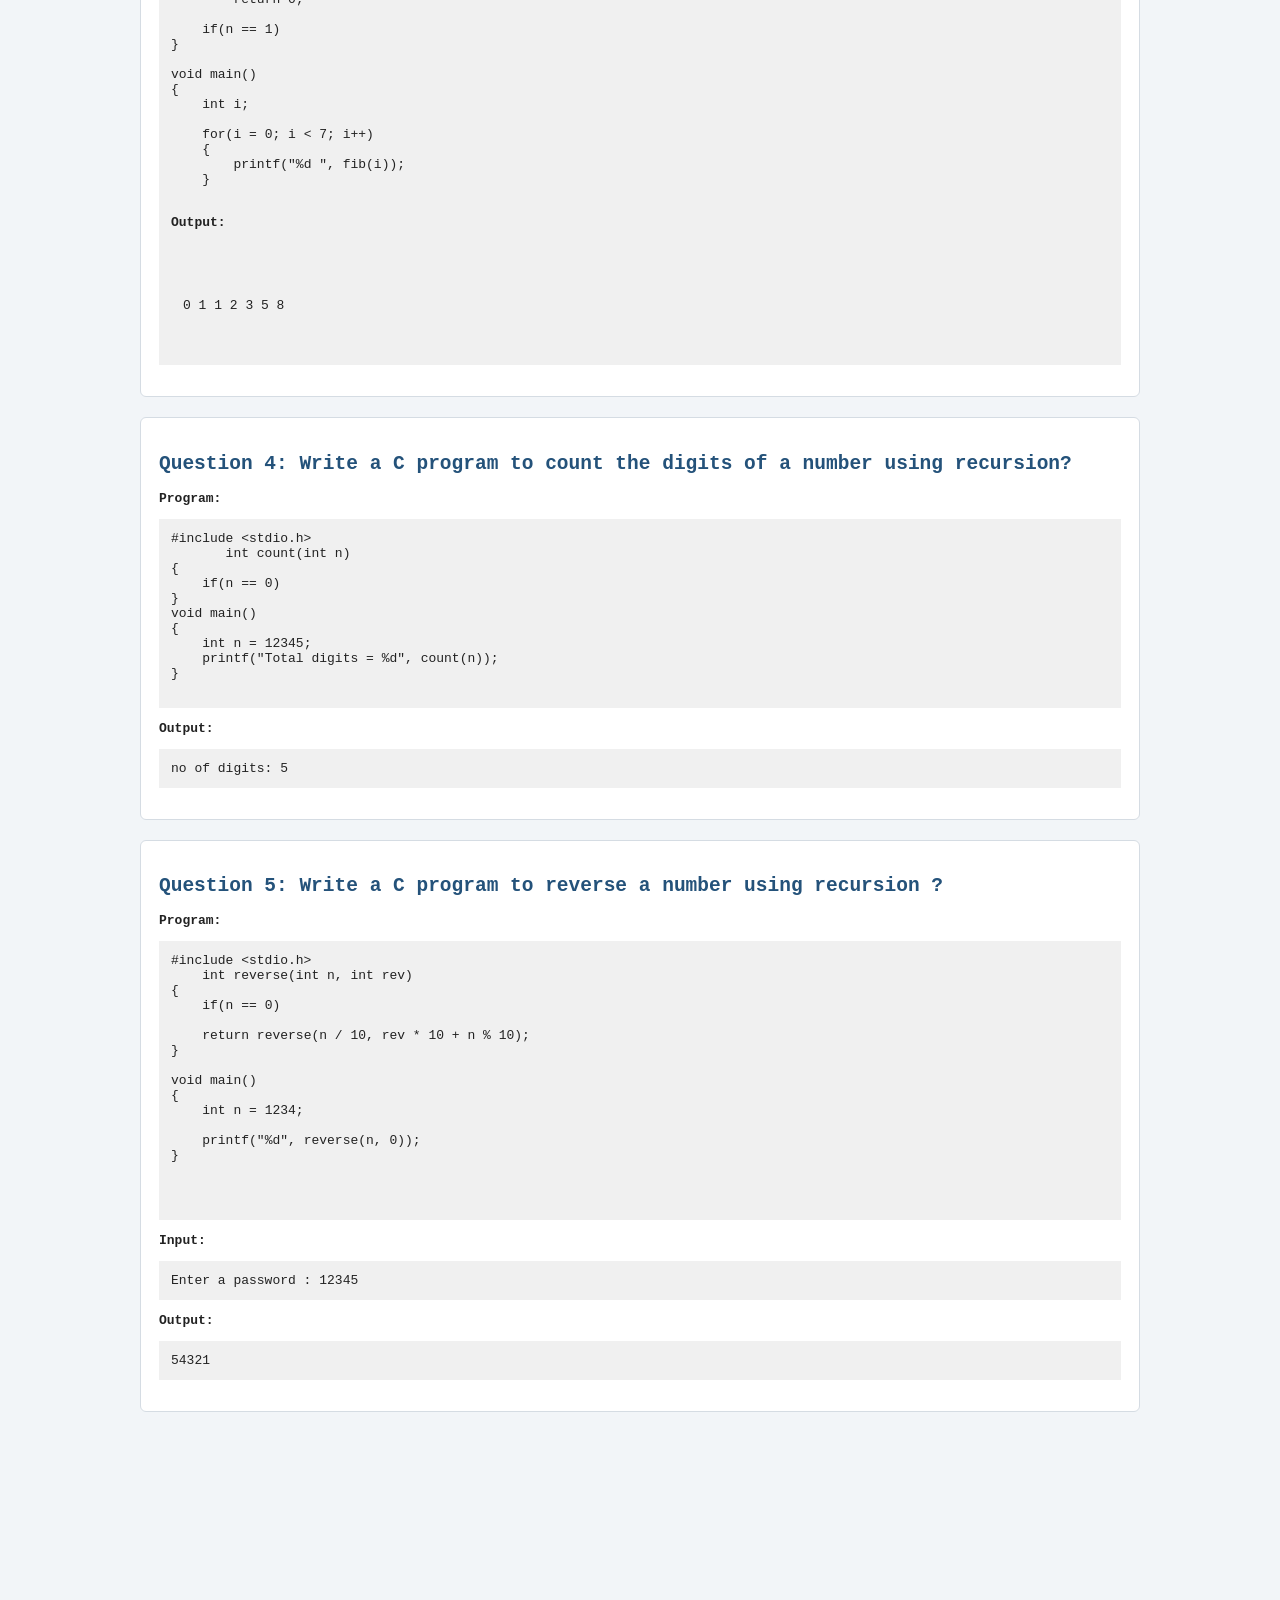
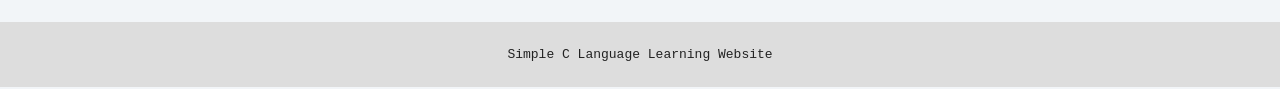
<file: recursion.html>
<!DOCTYPE html>
<html lang="en">
<head>
  <meta charset="UTF-8">
  <meta name="viewport" content="width=device-width, initial-scale=1.0">
  <title>C Questions</title>
  <link rel="stylesheet" href="style.css">
</head>
<body>
  <header>
    <h1>C Language Questions</h1>
    <p>Questions, input and output</p>
  </header>

  <main>
    <a class="back" href="index.html">← Back to Home</a>

    <section class="question">
      <h2>Question 1: Write a C program to print numbers from 1 to 10 using recursion?</h2>
      <p><b>Program:</b></p>
      <pre><code>#include &lt;stdio.h&gt;

void print(int n)
{
    if(n <= 10)
    {
        printf("%d", n);
        print(n + 1);
    }
}

void main()
{
    print(1);
}
}</code></pre>
       <p><b>Output:</b></p>
      <pre>1
2
3
4
5
6
7
8
9
10</pre>
    </section>

    <section class="question">
      <h2>Question 2: Write a C program to find the sum of first N natural numbers using recursion. ?</h2>
      <p><b>Program:</b></p>
      <pre><code>#include &lt;stdio.h&gt;
int sum(int n)
{
    if(n == 0)

    return n + sum(n - 1);
}

void main()
{
    int n = 10;

    printf("Sum = %d", sum(n));
}

</code></pre>
      <p><b>Output:</b></p>
      <pre>55</pre>
    </section>
    <section class="question">
      <h2>Question 3:  Write a C program to find the Fibonacci series using recursion ?</h2>
      <p><b>Program:</b></p>
      <pre><code>#include &lt;stdio.h&gt;
int fib(int n)
{
    if(n == 0)
        return 0;

    if(n == 1)
}

void main()
{
    int i;

    for(i = 0; i < 7; i++)
    {
        printf("%d ", fib(i));
    }
  <p><b>Output:</b></p>
  <pre>0 1 1 2 3 5 8</pre>
</section>
<section class="question">
      <h2>Question 4: Write a C program to count the digits of a number using recursion?</h2>
      <p><b>Program:</b></p>
      <pre><code>#include &lt;stdio.h&gt;
       int count(int n)
{
    if(n == 0)
}
void main()
{
    int n = 12345;
    printf("Total digits = %d", count(n));
}
        </code></pre>

      <p><b>Output:</b></p>
      <pre>no of digits: 5</pre>
    </section>
<section class="question">
      <h2>Question 5: Write a C program to reverse a number using recursion ?</h2>
      <p><b>Program:</b></p>
      <pre><code>#include &lt;stdio.h&gt;
    int reverse(int n, int rev)
{
    if(n == 0)

    return reverse(n / 10, rev * 10 + n % 10);
}

void main()
{
    int n = 1234;

    printf("%d", reverse(n, 0));
}

    
        </code></pre>
      <p><b>Input:</b></p>
      <pre>Enter a password : 12345</pre>
      <p><b>Output:</b></p>
      <pre>54321</pre>
    </section>
  </main>
  <footer>
    <p>Simple C Language Learning Website</p>
  </footer>
</body>
</html>
</file>
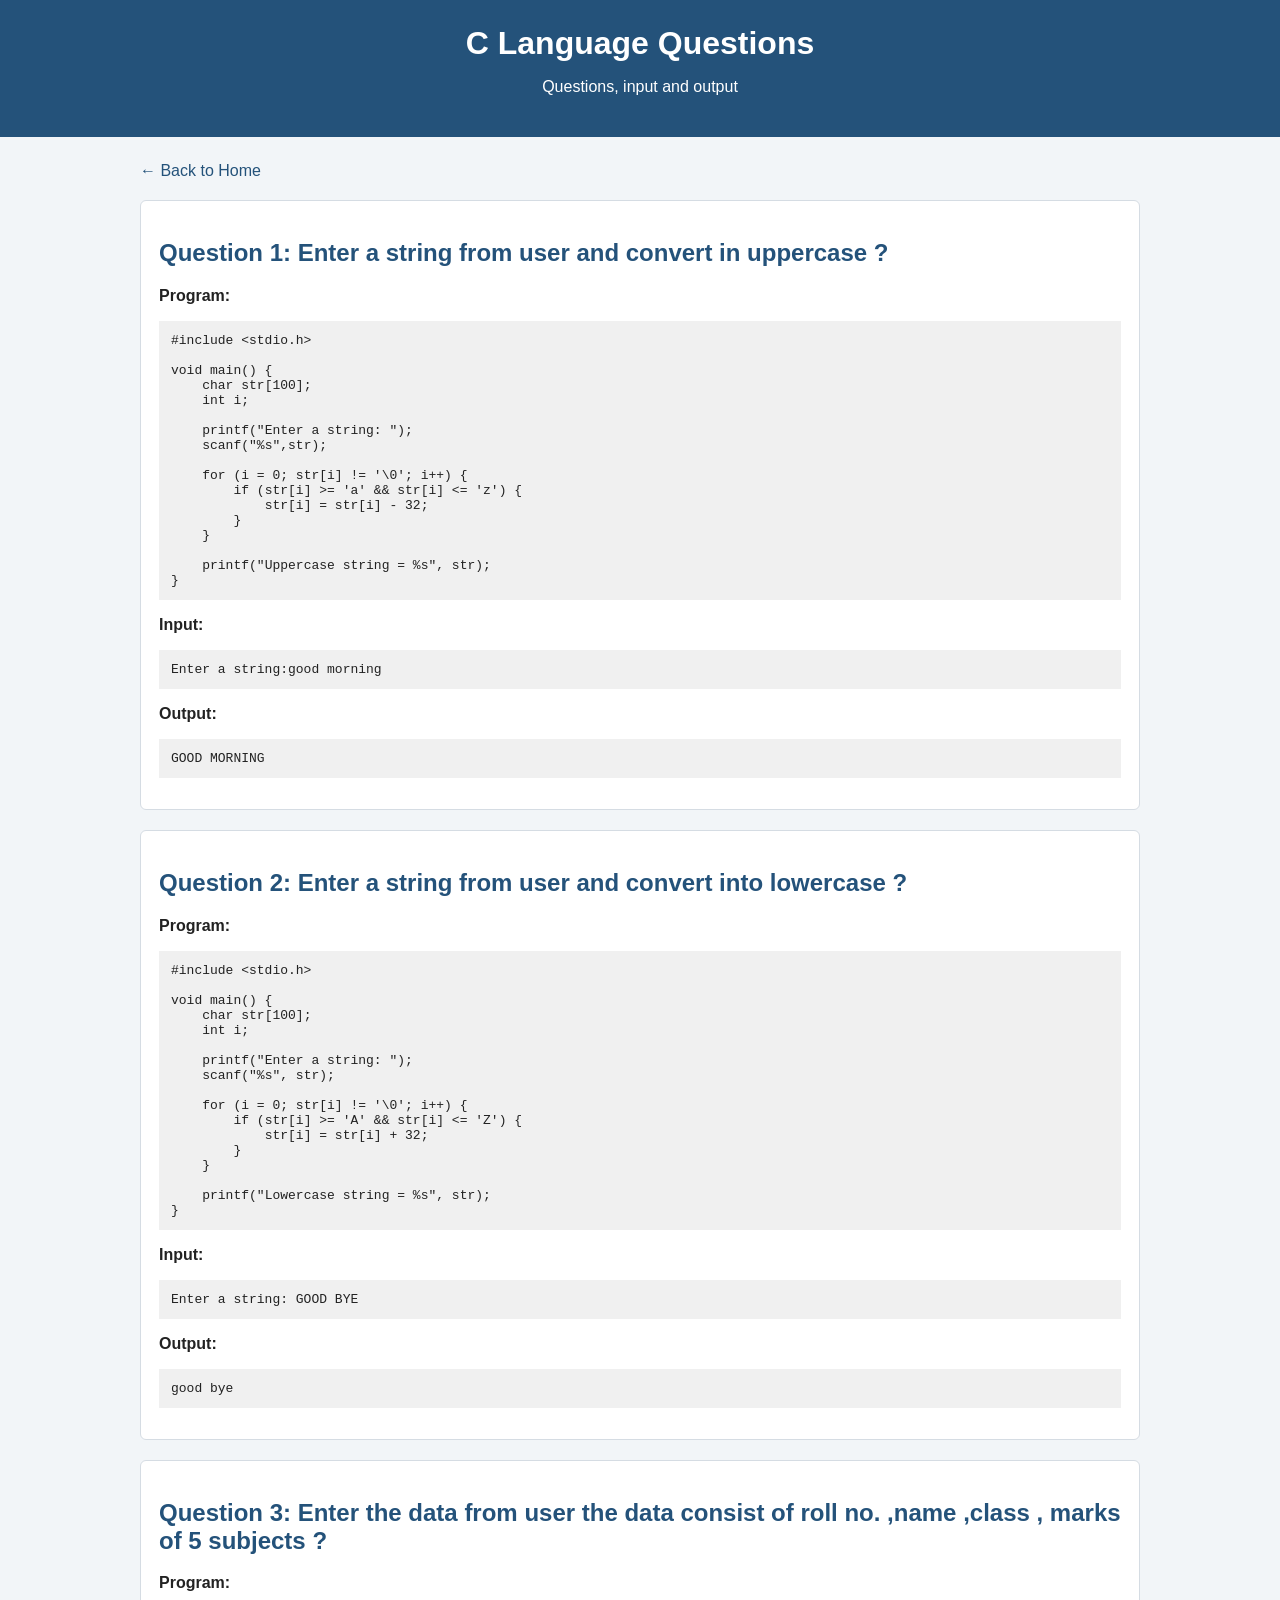
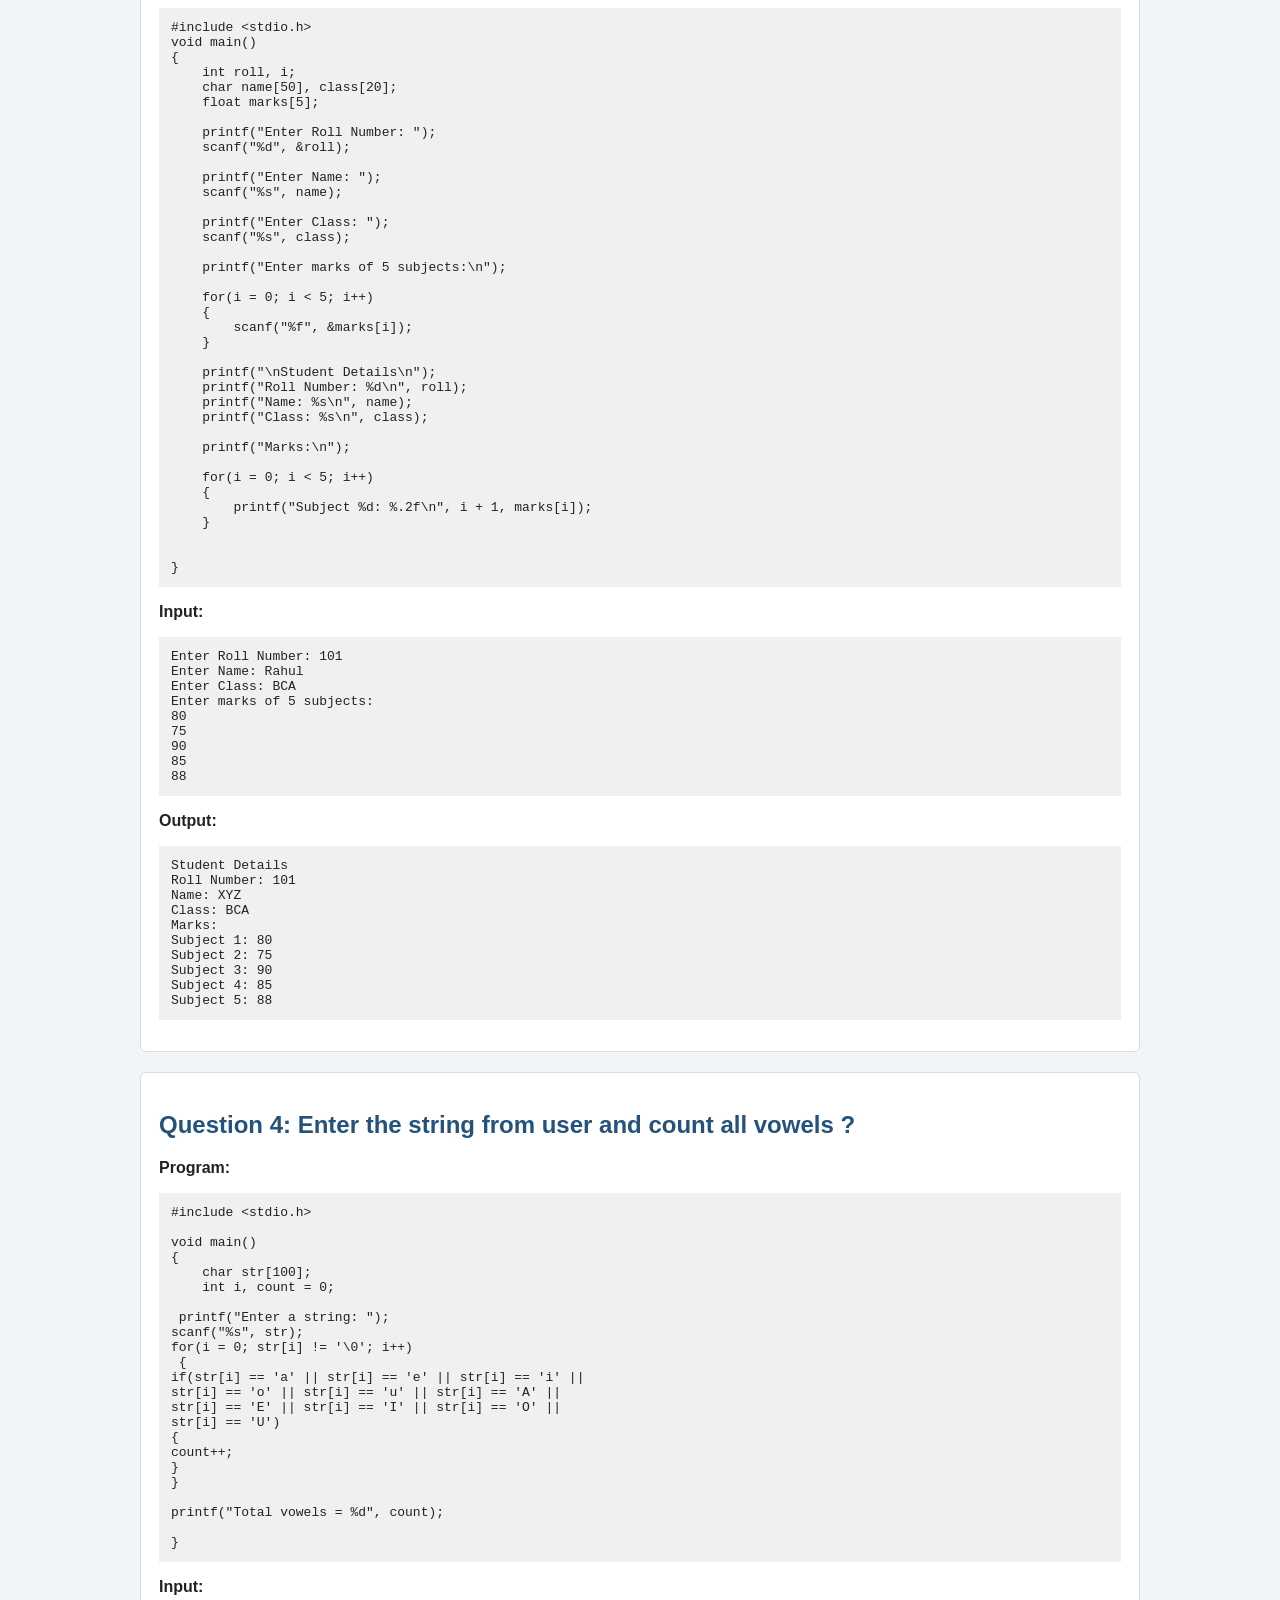
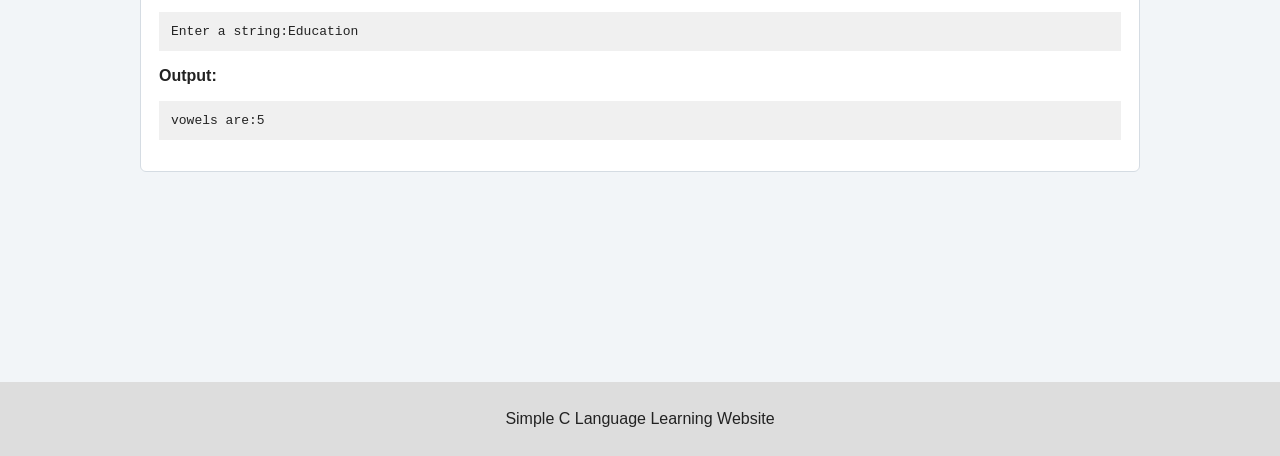
<file: string.html>
<!DOCTYPE html>
<html lang="en">
<head>
  <meta charset="UTF-8">
  <meta name="viewport" content="width=device-width, initial-scale=1.0">
  <title>C Questions</title>
  <link rel="stylesheet" href="style.css">
</head>
<body>
  <header>
    <h1>C Language Questions</h1>
    <p>Questions, input and output</p>
  </header>

  <main>
    <a class="back" href="index.html">← Back to Home</a>

    <section class="question">
      <h2>Question 1: Enter a string from user and convert in uppercase ?</h2>
      <p><b>Program:</b></p>
      <pre><code>#include &lt;stdio.h&gt;

void main() {
    char str[100];
    int i;

    printf("Enter a string: ");
    scanf("%s",str);

    for (i = 0; str[i] != '\0'; i++) {
        if (str[i] >= 'a' && str[i] <= 'z') {
            str[i] = str[i] - 32;
        }
    }

    printf("Uppercase string = %s", str);
}</code></pre>
      <p><b>Input:</b></p>
      <pre>Enter a string:good morning</pre>
      <p><b>Output:</b></p>
      <pre>GOOD MORNING</pre>
    </section>

    <section class="question">
      <h2>Question 2: Enter a string from user and convert into lowercase ?</h2>
      <p><b>Program:</b></p>
      <pre><code>#include &lt;stdio.h&gt;

void main() {
    char str[100];
    int i;

    printf("Enter a string: ");
    scanf("%s", str);

    for (i = 0; str[i] != '\0'; i++) {
        if (str[i] >= 'A' && str[i] <= 'Z') {
            str[i] = str[i] + 32;
        }
    }

    printf("Lowercase string = %s", str);
}</code></pre>
      <p><b>Input:</b></p>
      <pre>Enter a string: GOOD BYE</pre>
      <p><b>Output:</b></p>
      <pre>good bye</pre>
    </section>
    <section class="question">
      <h2>Question 3: Enter the data from user the data consist of roll no. ,name ,class , marks of 5 subjects ?</h2>
      <p><b>Program:</b></p>
      <pre><code>#include &lt;stdio.h&gt;
void main()
{
    int roll, i;
    char name[50], class[20];
    float marks[5];

    printf("Enter Roll Number: ");
    scanf("%d", &roll);

    printf("Enter Name: ");
    scanf("%s", name);

    printf("Enter Class: ");
    scanf("%s", class);

    printf("Enter marks of 5 subjects:\n");

    for(i = 0; i < 5; i++)
    {
        scanf("%f", &marks[i]);
    }

    printf("\nStudent Details\n");
    printf("Roll Number: %d\n", roll);
    printf("Name: %s\n", name);
    printf("Class: %s\n", class);

    printf("Marks:\n");

    for(i = 0; i < 5; i++)
    {
        printf("Subject %d: %.2f\n", i + 1, marks[i]);
    }


}</code></pre>
      <p><b>Input:</b></p>
      <pre>Enter Roll Number: 101
Enter Name: Rahul
Enter Class: BCA
Enter marks of 5 subjects:
80
75
90
85
88</pre>
      <p><b>Output:</b></p>
      <pre>Student Details
Roll Number: 101
Name: XYZ
Class: BCA
Marks:
Subject 1: 80
Subject 2: 75
Subject 3: 90
Subject 4: 85
Subject 5: 88</pre>
    </section>
    <section class="question">
      <h2>Question 4: Enter the string from user and count all vowels ?</h2>
      <p><b>Program:</b></p>
      <pre><code>#include &lt;stdio.h&gt;

void main()
{
    char str[100];
    int i, count = 0;

 printf("Enter a string: ");
scanf("%s", str);
for(i = 0; str[i] != '\0'; i++)
 {
if(str[i] == 'a' || str[i] == 'e' || str[i] == 'i' ||
str[i] == 'o' || str[i] == 'u' || str[i] == 'A' ||
str[i] == 'E' || str[i] == 'I' || str[i] == 'O' ||
str[i] == 'U')
{
count++;
}
}

printf("Total vowels = %d", count);

}</code></pre>
      <p><b>Input:</b></p>
      <pre>Enter a string:Education</pre>
      <p><b>Output:</b></p>
      <pre>vowels are:5 </pre>
    </section>
  </main>

  <footer>
    <p>Simple C Language Learning Website</p>
  </footer>
</body>
</html>
</file>
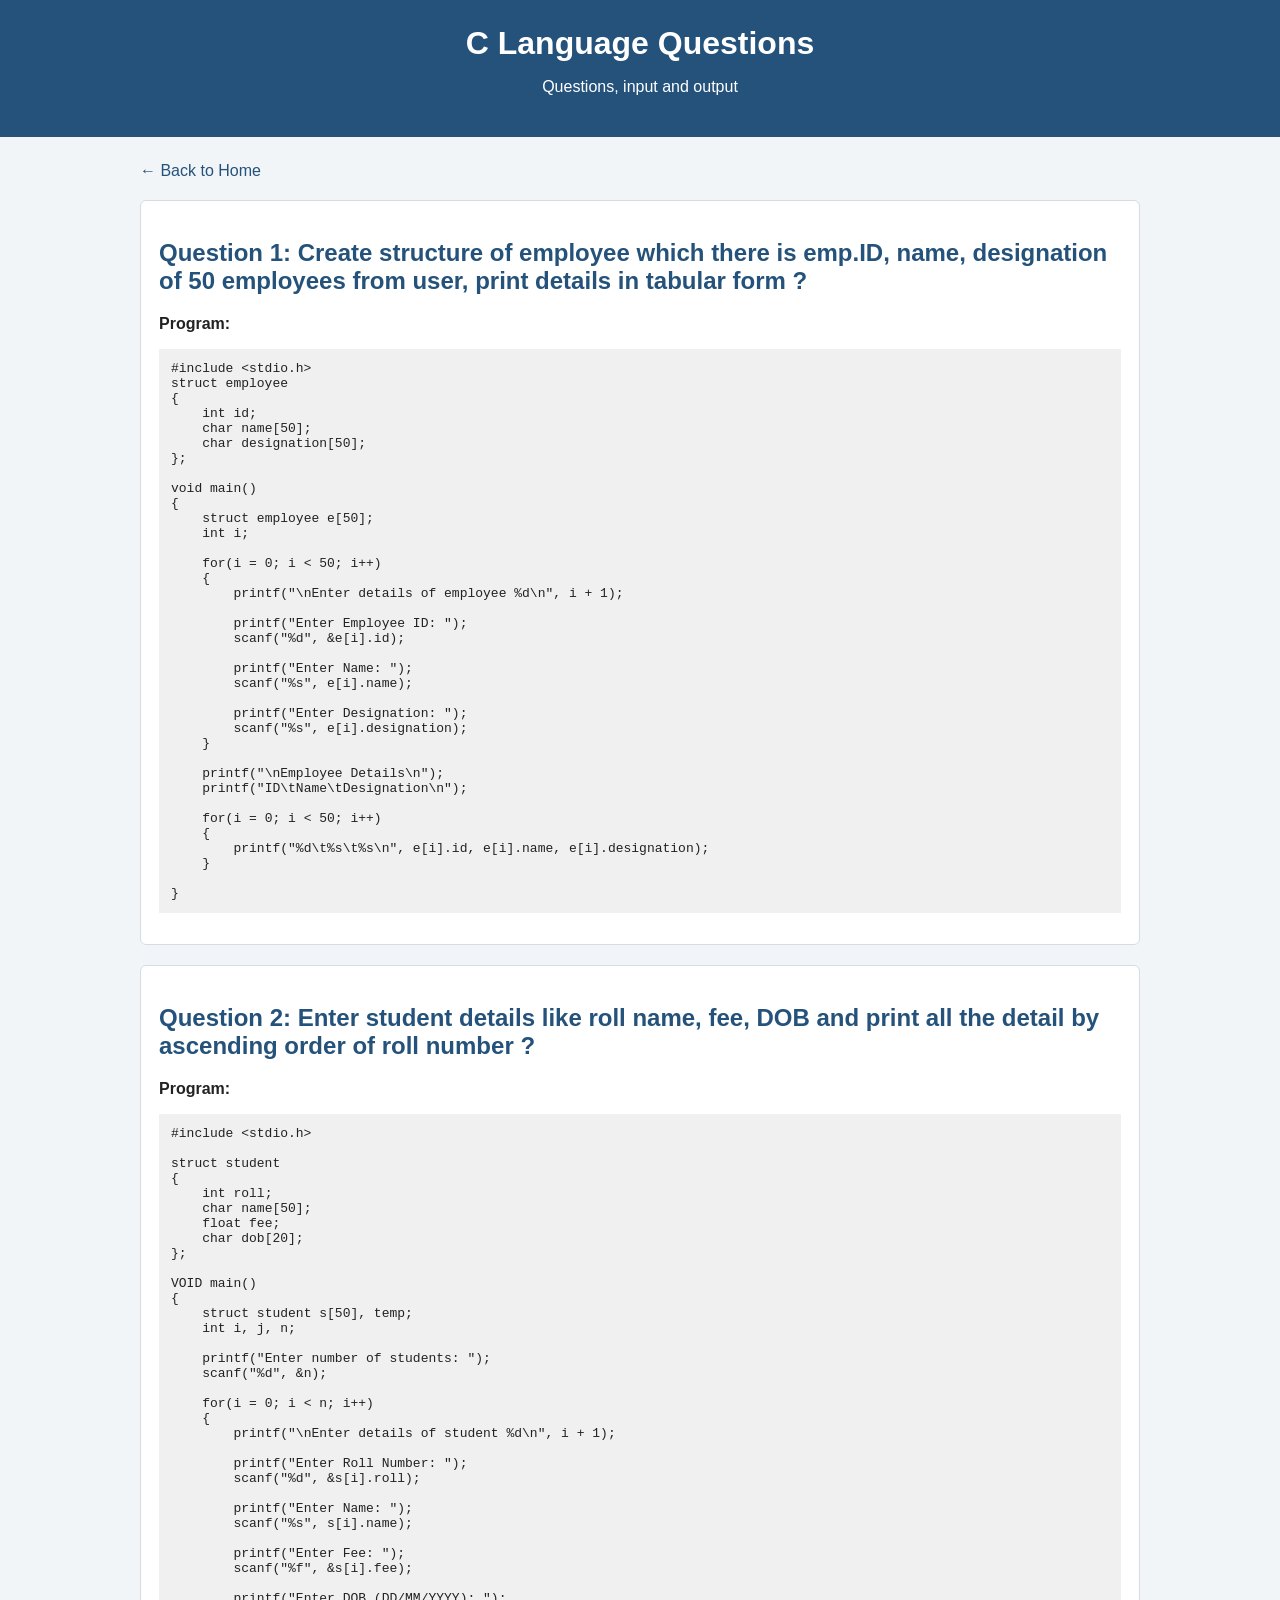
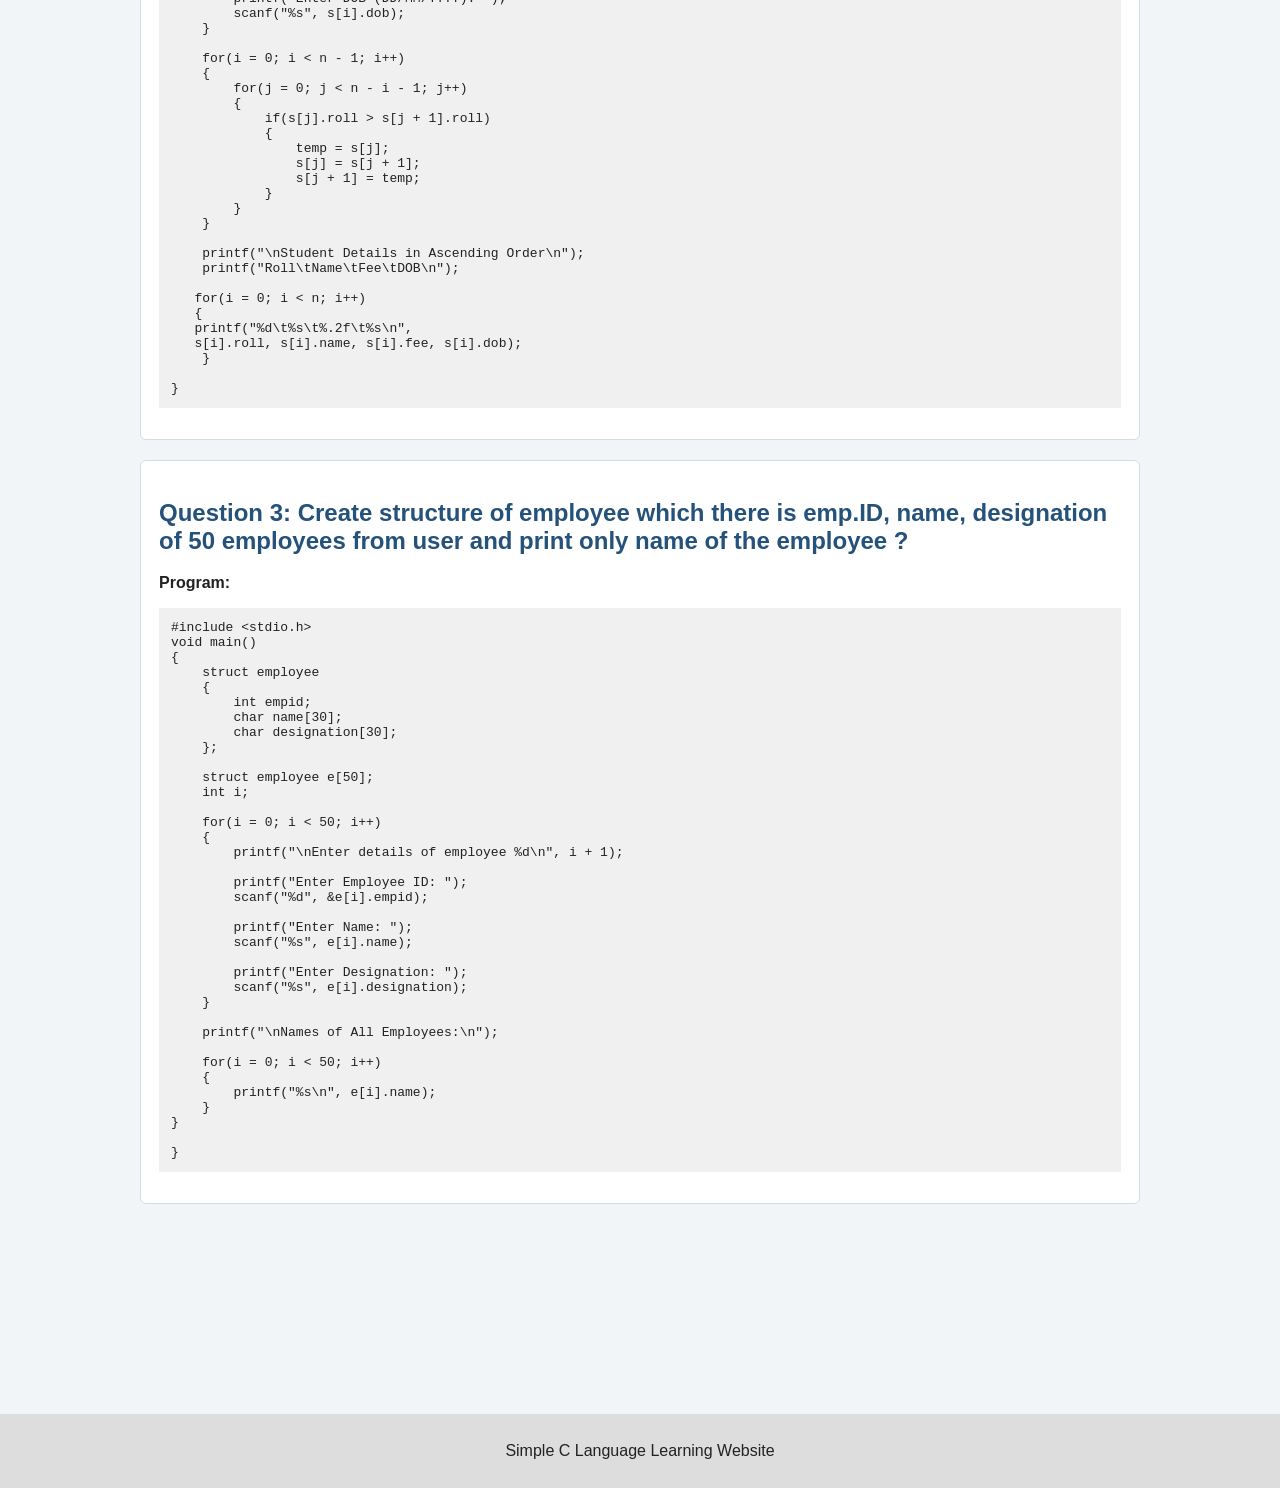
<file: structure.html>
<!DOCTYPE html>
<html lang="en">
<head>
  <meta charset="UTF-8">
  <meta name="viewport" content="width=device-width, initial-scale=1.0">
  <title>C Questions</title>
  <link rel="stylesheet" href="style.css">
</head>
<body>
  <header>
    <h1>C Language Questions</h1>
    <p>Questions, input and output</p>
  </header>

  <main>
    <a class="back" href="index.html">← Back to Home</a>

    <section class="question">
      <h2>Question 1: Create structure of employee which there is emp.ID, name, designation of 50 employees from user, print details in tabular form ?</h2>
      <p><b>Program:</b></p>
      <pre><code>#include &lt;stdio.h&gt;
struct employee
{
    int id;
    char name[50];
    char designation[50];
};

void main()
{
    struct employee e[50];
    int i;

    for(i = 0; i < 50; i++)
    {
        printf("\nEnter details of employee %d\n", i + 1);

        printf("Enter Employee ID: ");
        scanf("%d", &e[i].id);

        printf("Enter Name: ");
        scanf("%s", e[i].name);

        printf("Enter Designation: ");
        scanf("%s", e[i].designation);
    }

    printf("\nEmployee Details\n");
    printf("ID\tName\tDesignation\n");

    for(i = 0; i < 50; i++)
    {
        printf("%d\t%s\t%s\n", e[i].id, e[i].name, e[i].designation);
    }

}</code></pre>
      </section>

    <section class="question">
      <h2>Question 2: Enter student details like roll name, fee, DOB and print all the detail by ascending order of roll number ?</h2>
      <p><b>Program:</b></p>
      <pre><code>#include &lt;stdio.h&gt;

struct student
{
    int roll;
    char name[50];
    float fee;
    char dob[20];
};

VOID main()
{
    struct student s[50], temp;
    int i, j, n;

    printf("Enter number of students: ");
    scanf("%d", &n);

    for(i = 0; i < n; i++)
    {
        printf("\nEnter details of student %d\n", i + 1);

        printf("Enter Roll Number: ");
        scanf("%d", &s[i].roll);

        printf("Enter Name: ");
        scanf("%s", s[i].name);

        printf("Enter Fee: ");
        scanf("%f", &s[i].fee);

        printf("Enter DOB (DD/MM/YYYY): ");
        scanf("%s", s[i].dob);
    }

    for(i = 0; i < n - 1; i++)
    {
        for(j = 0; j < n - i - 1; j++)
        {
            if(s[j].roll > s[j + 1].roll)
            {
                temp = s[j];
                s[j] = s[j + 1];
                s[j + 1] = temp;
            }
        }
    }

    printf("\nStudent Details in Ascending Order\n");
    printf("Roll\tName\tFee\tDOB\n");

   for(i = 0; i < n; i++)
   {
   printf("%d\t%s\t%.2f\t%s\n",
   s[i].roll, s[i].name, s[i].fee, s[i].dob);
    }

}</code></pre>
      
    </section>
    <section class="question">
      <h2>Question 3: Create structure of employee which there is emp.ID, name, designation of 50 employees from user and print only name of the employee ?
</h2>
      <p><b>Program:</b></p>
      <pre><code>#include &lt;stdio.h&gt;
void main()
{
    struct employee
    {
        int empid;
        char name[30];
        char designation[30];
    };

    struct employee e[50];
    int i;

    for(i = 0; i < 50; i++)
    {
        printf("\nEnter details of employee %d\n", i + 1);

        printf("Enter Employee ID: ");
        scanf("%d", &e[i].empid);

        printf("Enter Name: ");
        scanf("%s", e[i].name);

        printf("Enter Designation: ");
        scanf("%s", e[i].designation);
    }

    printf("\nNames of All Employees:\n");

    for(i = 0; i < 50; i++)
    {
        printf("%s\n", e[i].name);
    }
}

}</code></pre>
  </main>

  <footer>
    <p>Simple C Language Learning Website</p>
  </footer>
</body>
</html>
</file>
<file: style.css>
body {
  margin: 0;
  font-family: Arial, sans-serif;
  background: #f2f5f8;
  color: #222;
}

header {
  background: #24527a;
  color: white;
  text-align: center;
  padding: 25px 10px;
}

header h1 {
  margin: 0;
}

main {
  width: 90%;
  max-width: 1000px;
  margin: 25px auto;
}

h2 {
  color: #24527a;
}

.grid {
  margin-top: 90px;
  display: grid;
  grid-template-columns: repeat(2,1fr);
  gap: 25px;
}

.topic {
  background: white;
  color: #24527a;
  text-align: center;
  text-decoration: none;
  padding: 25px 10px;
  border: 1px solid #d5dce3;
  border-radius: 6px;
}

.topic:hover {
  background: #e1edf7;
}

.question {
  background: white;
  padding: 18px;
  margin: 20px 0;
  border: 1px solid #d5dce3;
  border-radius: 6px;
}

pre {
  background: #f0f0f0;
  padding: 12px;
  overflow-x: auto;
  white-space: pre-wrap;
}
.c{
  text-align: center;
  font-size: 40px;
}

.back {
  color: #24527a;
  text-decoration: none;
}

footer {
  text-align: center;
  background: #ddd;
  padding: 12px;
  margin-top: 210px;
}
</file>
